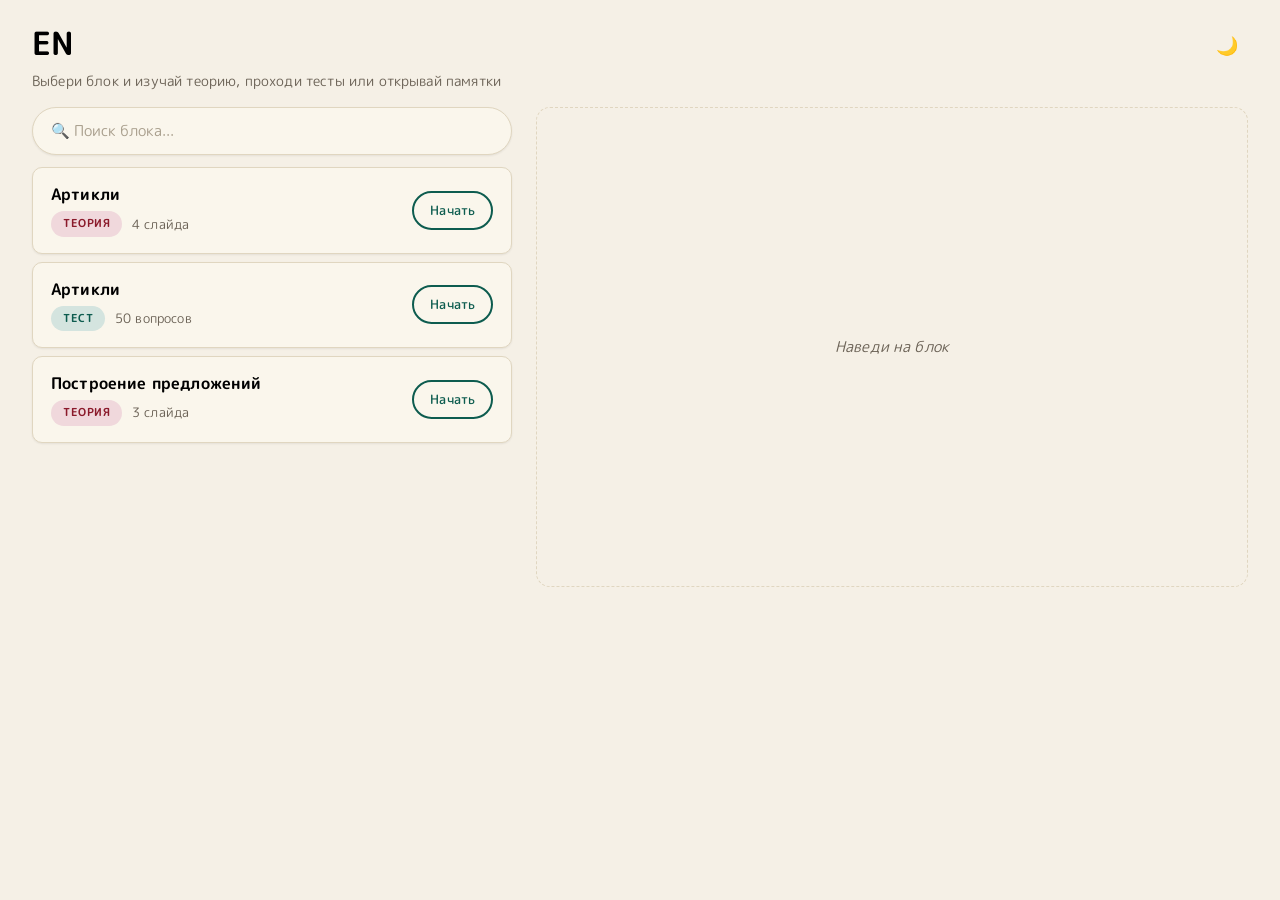
<file: EN/index.html>
<!DOCTYPE html>
<html lang="ru">
<head>
    <meta charset="UTF-8">
    <meta name="viewport" content="width=device-width, initial-scale=1.0">
    <meta name="description" content="Учебный курс — теория, тесты, памятки и глоссарий">
    <meta name="color-scheme" content="light dark">
    <title id="page-title">Курс</title>

    <!-- Anti-FOUC: применяем тему ДО первой отрисовки -->
    <script>
        (function() {
            try {
                var t = localStorage.getItem("kp_course_theme");
                if (t === "dark" || t === "light") {
                    document.documentElement.setAttribute("data-theme", t);
                } else if (window.matchMedia && window.matchMedia("(prefers-color-scheme: dark)").matches) {
                    document.documentElement.setAttribute("data-theme", "dark");
                }
            } catch (e) {}
        })();
    </script>

    <link rel="stylesheet" href="index.css">
</head>
<body>

<noscript>
    <div style="max-width: 640px; margin: 80px auto; padding: 32px 24px; font-family: sans-serif; line-height: 1.6;">
        <h1 style="margin: 0 0 12px; font-size: 22px;">⚠ JavaScript отключён</h1>
        <p style="margin: 0 0 12px;">Курс не может отобразиться без JavaScript. Включи его в настройках браузера и обнови страницу.</p>
    </div>
</noscript>

<div class="app-container" id="app-container">

<div class="screen active" id="screen-menu">
    <div class="screen-header">
        <div>
            <h1 class="screen-title" id="course-title" ondblclick="openAdmin()">Курс</h1>
            <p class="screen-subtitle">Выбери блок и изучай теорию, проходи тесты или открывай памятки</p>
        </div>
        <button class="btn-icon" onclick="toggleTheme()" title="Сменить тему">🌙</button>
    </div>
    <div class="menu-split" id="menu-split">
        <div class="menu-list-col">
            <div class="menu-search-wrap">
                <input type="text" class="menu-search" id="menu-search" placeholder="🔍 Поиск блока..." oninput="onMenuSearch()">
            </div>
            <div class="menu-list" id="menu-list"></div>
        </div>
        <div class="menu-preview-col">
            <div class="menu-preview" id="menu-preview"></div>
        </div>
    </div>
</div>

    <div class="screen" id="screen-lesson">
        <div class="card">
            <div class="card-body">
                <div class="lesson-header">
                    <div class="lesson-title" id="lesson-title"></div>
                    <div class="header-right">
                        <button class="btn btn-text print-hide" id="back-btn-lesson" onclick="goBack()" style="display:none;">← Назад</button>
                        <button class="btn-icon print-hide" onclick="printCurrent()" title="Сохранить в PDF">📄</button>
                        <button class="btn-icon print-hide" onclick="toggleTheme()" title="Сменить тему">🌙</button>
                        <button class="btn btn-text print-hide" onclick="exitToMenu()">← В меню</button>
                    </div>
                </div>
                <div class="progress-bar" style="margin-top:20px;"><div class="progress-fill" id="progress-fill"></div></div>
            </div>
        </div>

        <div class="lesson-layout">
            <div class="lesson-main">
                <div class="card">
                    <div class="card-body" id="slide-content"></div>
                </div>
            </div>
            <aside class="lesson-sidebar">
                <button class="help-btn" onclick="openHelp()">Справка</button>
                <h3>Содержание</h3>
                <nav class="topic-list" id="topic-list"></nav>
            </aside>
        </div>
    </div>

    <div class="screen" id="screen-quiz">
        <div class="card">
            <div class="card-body">
                <div class="lesson-header">
                    <div class="lesson-title" id="quiz-title"></div>
                    <div class="header-right">
                        <span class="timer print-hide" id="quiz-timer">00:00</span>
                        <button class="btn btn-text print-hide" id="back-btn-quiz" onclick="goBack()" style="display:none;">← Назад</button>
                        <button class="btn-icon print-hide" onclick="printCurrent()" title="Сохранить в PDF">📄</button>
                        <button class="btn-icon print-hide" onclick="toggleTheme()" title="Сменить тему">🌙</button>
                        <button class="btn btn-text print-hide" onclick="exitToMenu()">← В меню</button>
                    </div>
                </div>
                <div class="progress-bar" style="margin-top:20px;"><div class="progress-fill" id="quiz-progress-fill"></div></div>
            </div>
        </div>

        <div class="quiz-layout">
            <div class="quiz-main">
                <div class="card">
                    <div class="card-body" id="quiz-content"></div>
                </div>
            </div>
            <aside class="quiz-sidebar">
                <button class="help-btn" onclick="openHelp()">Справка</button>
                <h3>Навигация</h3>
                <div class="quiz-nav-grid" id="quiz-nav-grid"></div>
            </aside>
        </div>
    </div>

    <div class="screen" id="screen-memo">
        <div class="memo-screen-header">
            <h1 class="memo-screen-title" id="memo-title"></h1>
            <div class="header-right">
                <button class="btn btn-text print-hide" id="back-btn-memo" onclick="goBack()" style="display:none;">← Назад</button>
                <button class="btn-icon print-hide" onclick="openHelp()" title="Справка">📖</button>
                <button class="btn-icon print-hide" onclick="printCurrent()" title="Сохранить в PDF">📄</button>
                <button class="btn-icon print-hide" onclick="toggleTheme()" title="Сменить тему">🌙</button>
                <button class="btn btn-text print-hide" onclick="exitToMenu()">← В меню</button>
            </div>
        </div>
        <div class="memo-grid" id="memo-grid"></div>
    </div>

    <div class="screen" id="screen-glossary">
        <div class="card">
            <div class="card-body">
                <div class="lesson-header">
                    <div class="lesson-title" id="glossary-title"></div>
                    <div class="header-right">
                        <button class="btn btn-text print-hide" id="back-btn-glossary" onclick="goBack()" style="display:none;">← Назад</button>
                        <button class="btn-icon print-hide" onclick="openHelp()" title="Справка">📖</button>
                        <button class="btn-icon print-hide" onclick="printCurrent()" title="Сохранить в PDF">📄</button>
                        <button class="btn-icon print-hide" onclick="exportGlossaryCsv()" title="Экспорт глоссария в CSV">📊</button>
                        <button class="btn-icon print-hide" onclick="toggleTheme()" title="Сменить тему">🌙</button>
                        <button class="btn btn-text print-hide" onclick="exitToMenu()">← В меню</button>
                    </div>
                </div>
            </div>
        </div>

        <div class="glossary-layout">
            <aside class="glossary-sidebar">
                <div class="glossary-search-wrap">
                    <input type="text" class="glossary-search" id="glossary-search" placeholder="🔍 Поиск..." oninput="onGlossarySearch()">
                </div>
                <nav class="glossary-list" id="glossary-list"></nav>
            </aside>
            <div class="glossary-main">
                <div class="card">
                    <div class="card-body" id="glossary-content"></div>
                </div>
            </div>
        </div>
    </div>

</div>

<!-- ============================================================
     МОДАЛКА СПРАВКИ
     ============================================================ -->
<div class="help-overlay" id="help-overlay" onclick="closeHelpIfOutside(event)">
    <div class="help-modal" id="help-modal">
        <button class="help-close" onclick="closeHelp()" title="Закрыть (Esc)">✕</button>
        <div id="help-body"></div>
    </div>
</div>

<script src="data.js"></script>
<script src="index.js"></script>
</body>
</html>
</file>
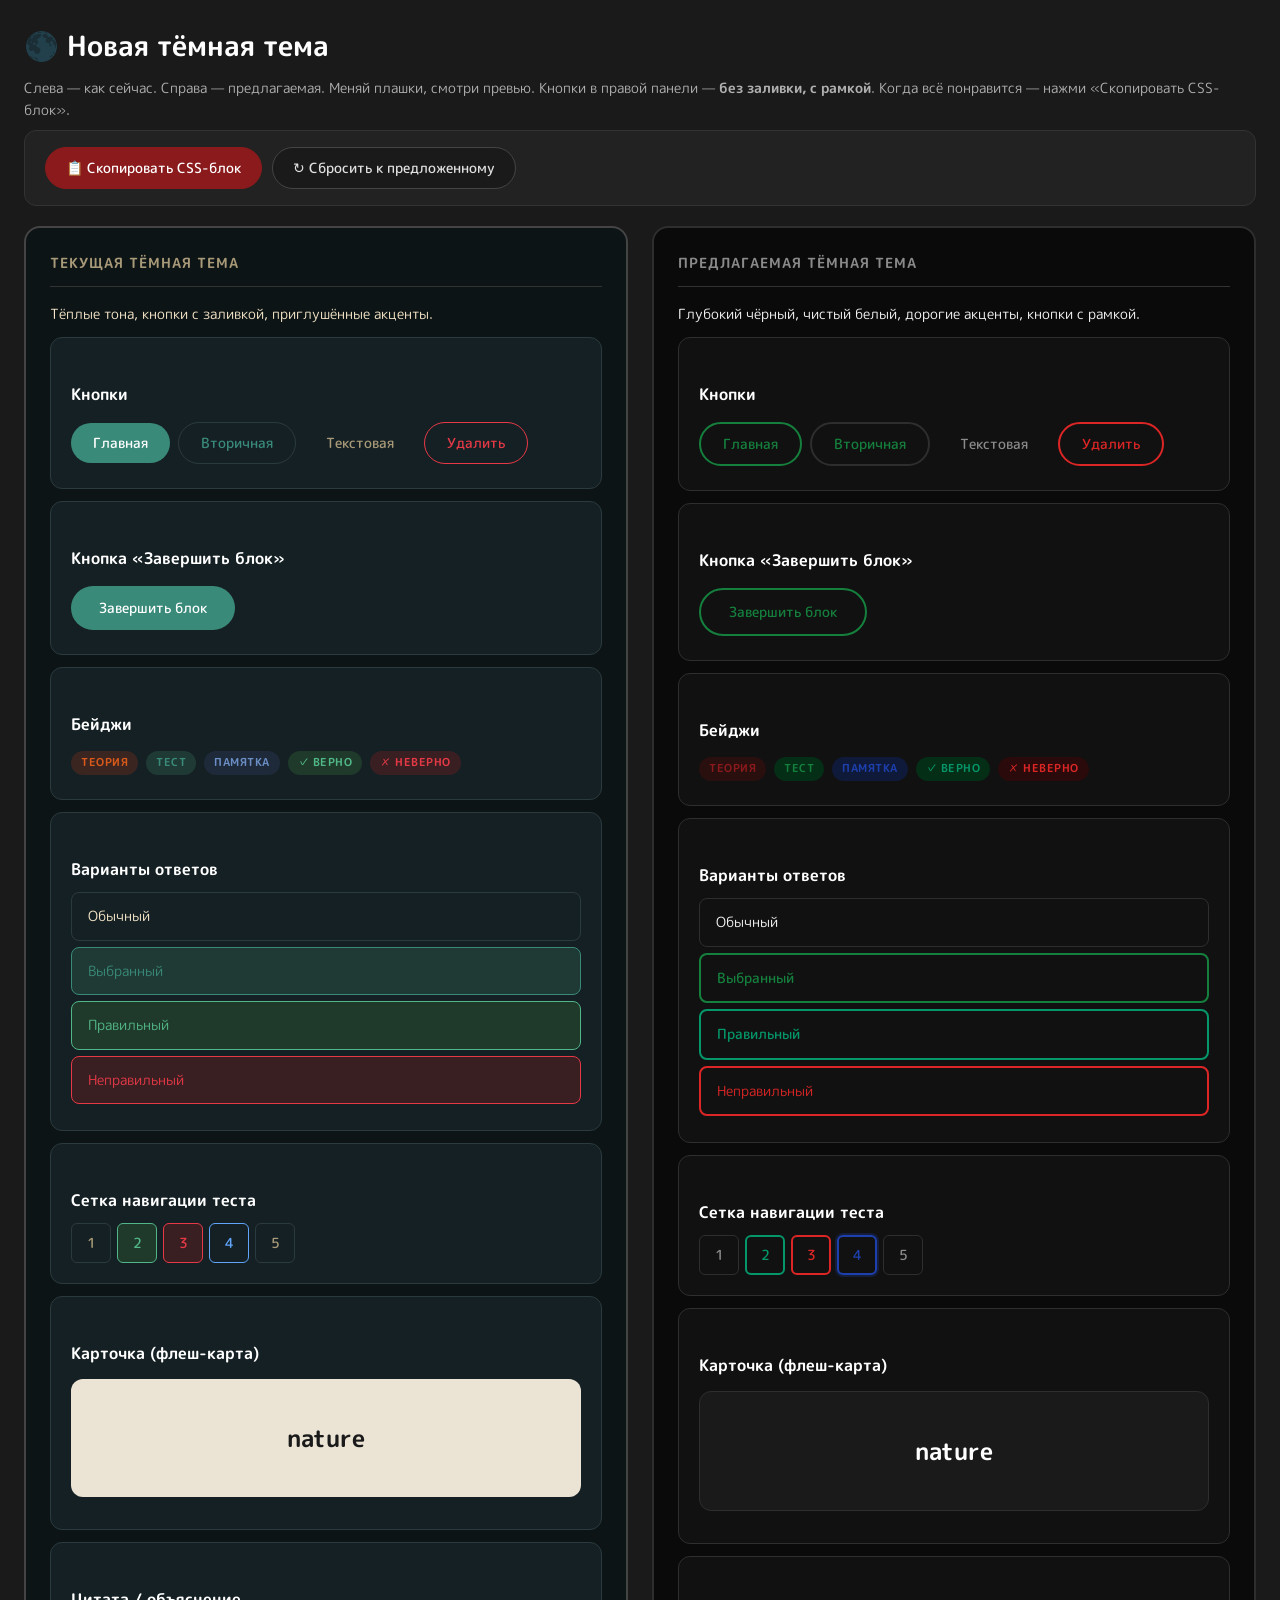
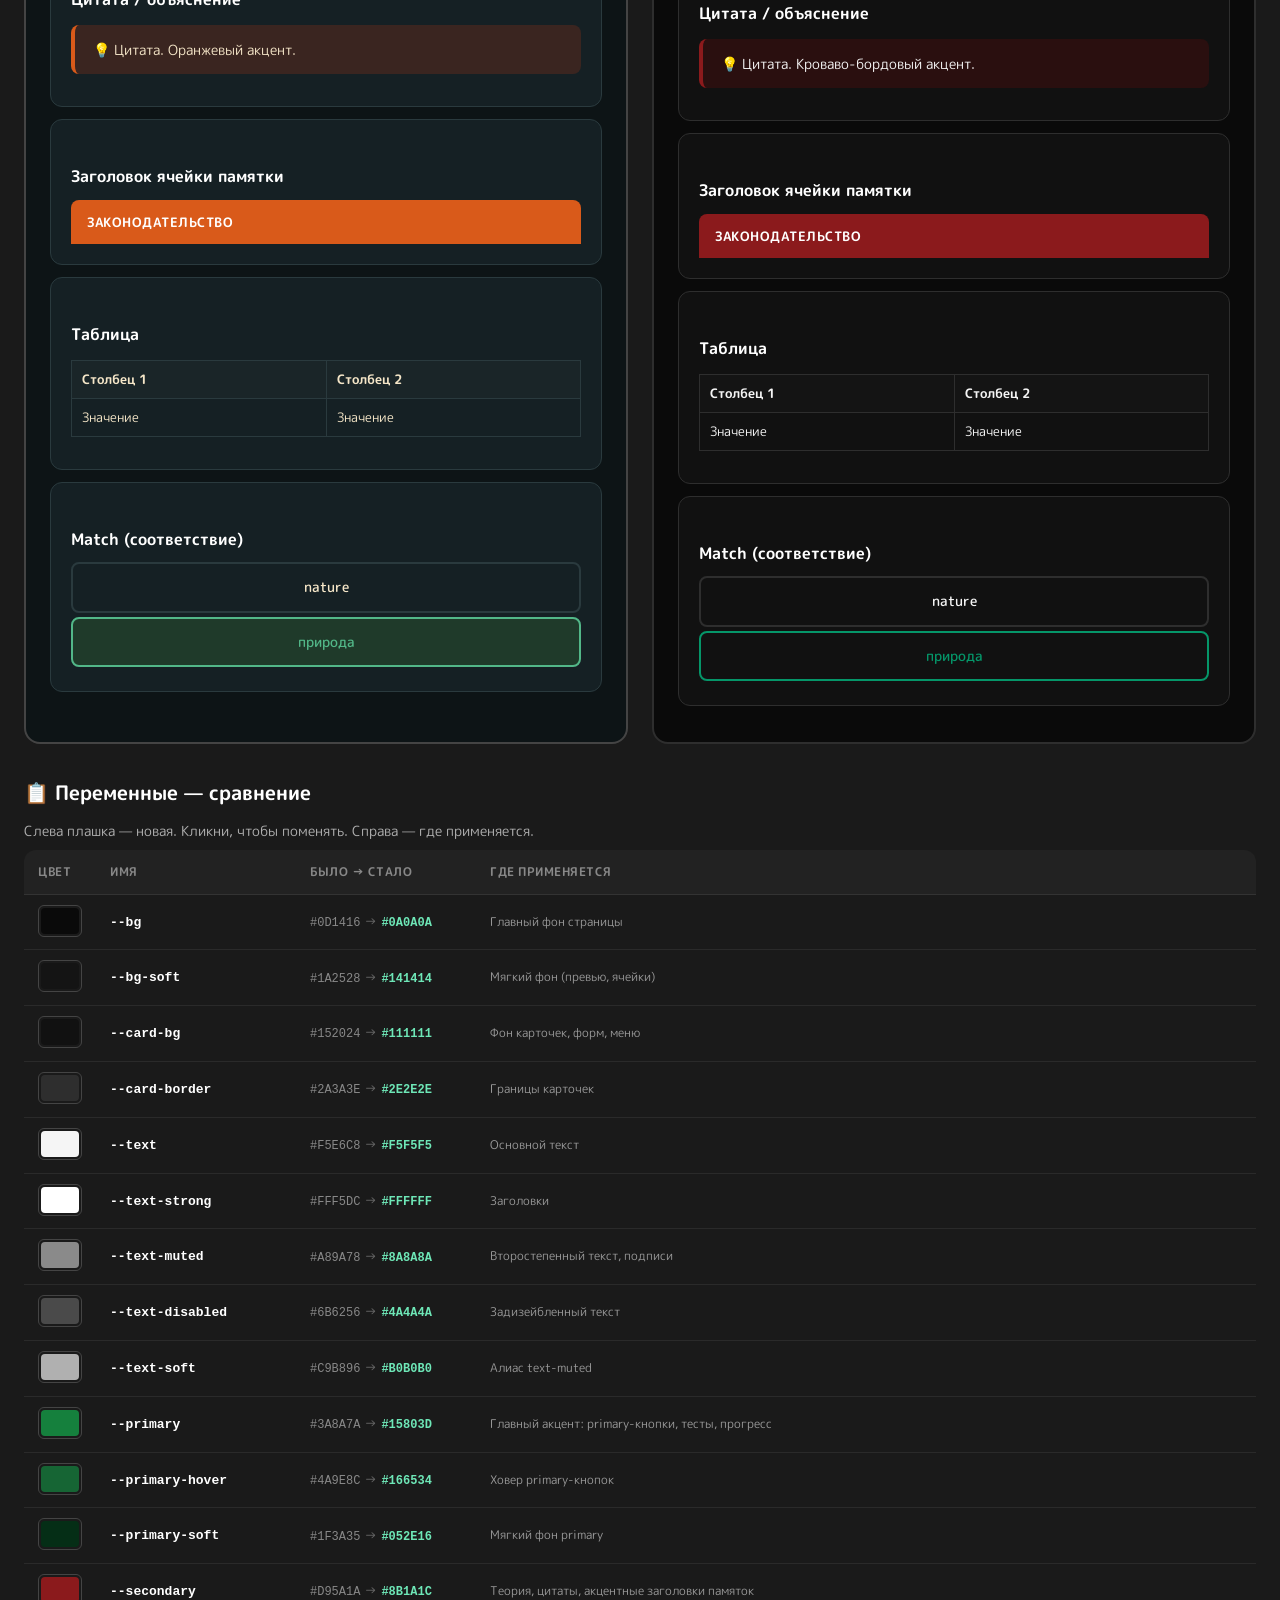
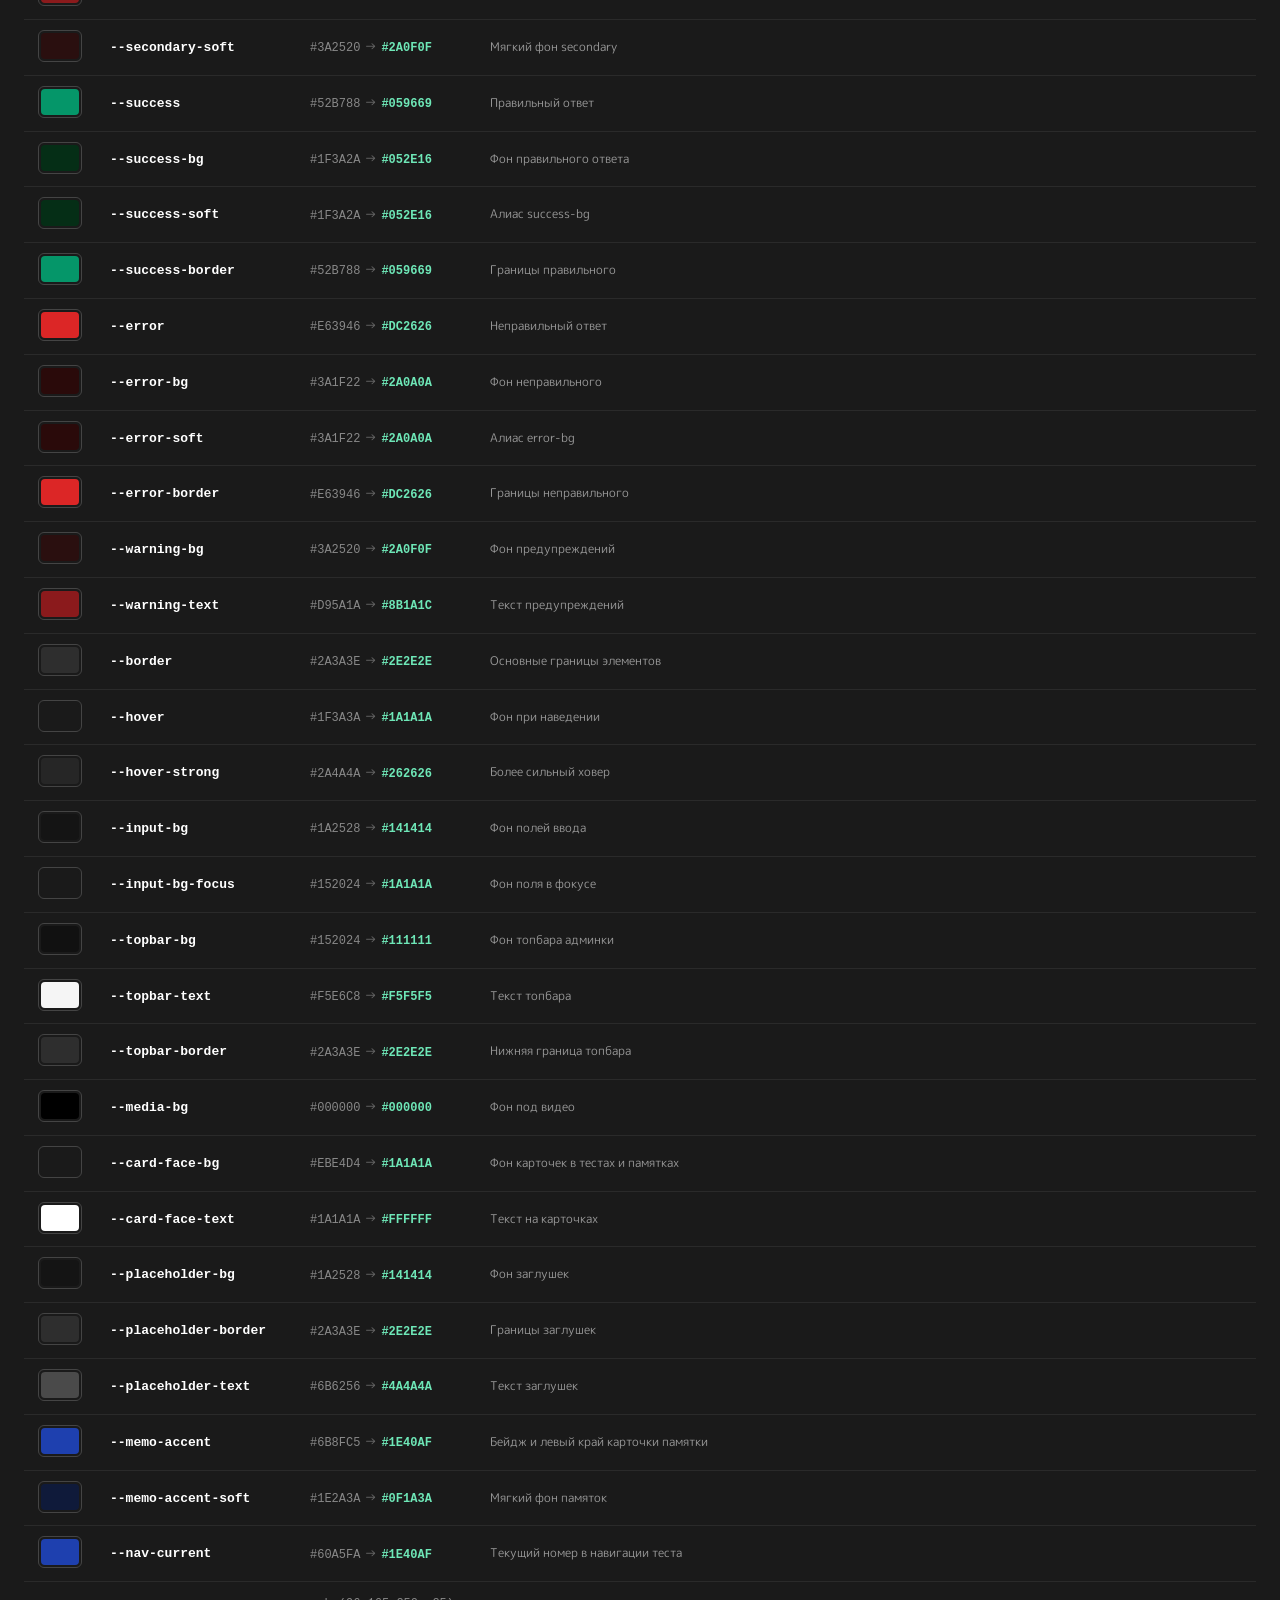
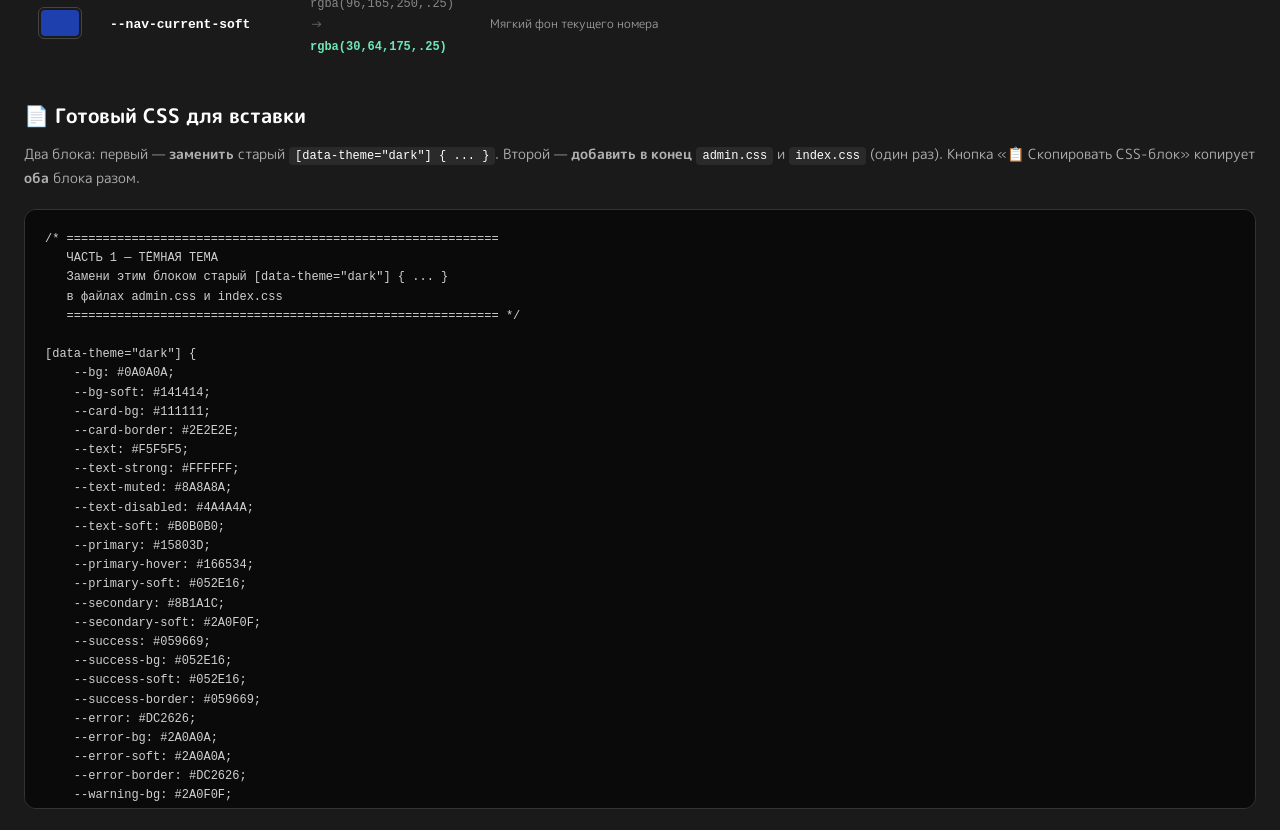
<file: colorsD.html>
<!DOCTYPE html>
<html lang="ru">
<head>
<meta charset="UTF-8">
<meta name="viewport" content="width=device-width, initial-scale=1.0">
<title>Новая тёмная тема — подбор</title>

<style>
/* ===== Локальный шрифт ===== */
@font-face {
    font-family: 'M PLUS Rounded 1c';
    font-style: normal;
    font-weight: 400;
    font-display: swap;
    src: url('fonts/MPLUSRounded1c-Regular.ttf') format('truetype');
}
@font-face {
    font-family: 'M PLUS Rounded 1c';
    font-style: normal;
    font-weight: 500;
    font-display: swap;
    src: url('fonts/MPLUSRounded1c-Medium.ttf') format('truetype');
}
@font-face {
    font-family: 'M PLUS Rounded 1c';
    font-style: normal;
    font-weight: 700;
    font-display: swap;
    src: url('fonts/MPLUSRounded1c-Bold.ttf') format('truetype');
}
@font-face {
    font-family: 'M PLUS Rounded 1c';
    font-style: normal;
    font-weight: 800;
    font-display: swap;
    src: url('fonts/MPLUSRounded1c-ExtraBold.ttf') format('truetype');
}

* { box-sizing: border-box; }

body {
    font-family: 'M PLUS Rounded 1c', -apple-system, BlinkMacSystemFont, 'Segoe UI', Roboto, Arial, sans-serif;
    background: #1a1a1a;
    color: #e0e0e0;
    margin: 0;
    padding: 24px;
    line-height: 1.6;
}

h1 { margin: 0 0 8px; font-size: 28px; color: #fff; font-weight: 700; }
h2 { margin: 32px 0 12px; font-size: 20px; color: #fff; font-weight: 700; }
h3 { margin: 24px 0 10px; font-size: 16px; color: #fff; font-weight: 700; }
p { margin: 8px 0; font-size: 14px; color: #b0b0b0; }
code {
    font-family: ui-monospace, Menlo, Consolas, monospace;
    background: #2a2a2a;
    padding: 2px 6px;
    border-radius: 4px;
    font-size: 12px;
    color: #fff;
}

.wrap { max-width: 1400px; margin: 0 auto; }

.toolbar {
    display: flex; gap: 10px; flex-wrap: wrap;
    margin-bottom: 20px; padding: 16px 20px;
    background: #222; border-radius: 12px;
    border: 1px solid #333;
    position: sticky; top: 12px; z-index: 10;
}
.toolbar button {
    font-family: inherit;
    font-size: 14px;
    font-weight: 500;
    padding: 10px 20px;
    border-radius: 100px;
    cursor: pointer;
    border: 1px solid #444;
    background: #1a1a1a;
    color: #e0e0e0;
    transition: all .15s;
}
.toolbar button:hover { background: #333; border-color: #666; }
.toolbar button.primary {
    background: #8B1A1C; border-color: #8B1A1C; color: #fff;
}
.toolbar button.primary:hover { background: #6B0A0F; border-color: #6B0A0F; }

.themes-row {
    display: grid;
    grid-template-columns: 1fr 1fr;
    gap: 24px;
    margin-bottom: 32px;
}
@media (max-width: 900px) {
    .themes-row { grid-template-columns: 1fr; }
}

.theme-panel {
    border-radius: 16px;
    padding: 24px;
    border: 2px solid #333;
    transition: all .3s;
}
.theme-panel.current {
    background: #0D1416;
    border-color: #444;
}
.theme-panel.proposed {
    background: var(--proposed-bg, #0A0A0A);
    border-color: var(--proposed-card-border, #2E2E2E);
}
.theme-panel-title {
    font-size: 14px;
    font-weight: 700;
    text-transform: uppercase;
    letter-spacing: 1px;
    margin: 0 0 16px;
    padding-bottom: 12px;
    border-bottom: 1px solid #333;
}
.theme-panel.current .theme-panel-title { color: #A89A78; }
.theme-panel.proposed .theme-panel-title { color: #8A8A8A; }

.theme-panel p { color: inherit; }
.theme-panel.current { color: #F5E6C8; }
.theme-panel.proposed { color: var(--proposed-text, #F5F5F5); }

/* ============================================================
   ЖИВЫЕ ПРЕВЬЮ
   ============================================================ */

.demo-btn {
    display: inline-flex;
    align-items: center;
    justify-content: center;
    padding: 10px 22px;
    border-radius: 100px;
    font-size: 14px;
    font-weight: 500;
    font-family: inherit;
    cursor: pointer;
    margin: 4px 4px 4px 0;
    transition: all .15s;
}

/* --- ТЕКУЩАЯ ТЕМА (заливка) --- */
.theme-panel.current .demo-btn-primary { background: #3A8A7A; color: #fff; border: none; }
.theme-panel.current .demo-btn-outline {
    background: transparent; color: #3A8A7A; border: 1px solid #2A3A3E;
}
.theme-panel.current .demo-btn-text { background: transparent; color: #A89A78; border: none; }
.theme-panel.current .demo-btn-danger {
    background: transparent; color: #E63946; border: 1px solid #E63946;
}

/* --- ПРЕДЛАГАЕМАЯ ТЕМА (без заливки, только рамка) --- */
.theme-panel.proposed .demo-btn-primary {
    background: transparent;
    color: var(--proposed-primary, #15803D);
    border: 2px solid var(--proposed-primary, #15803D);
}
.theme-panel.proposed .demo-btn-outline {
    background: transparent;
    color: var(--proposed-primary, #15803D);
    border: 2px solid var(--proposed-border, #2E2E2E);
}
.theme-panel.proposed .demo-btn-text {
    background: transparent;
    color: var(--proposed-text-muted, #8A8A8A);
    border: none;
}
.theme-panel.proposed .demo-btn-danger {
    background: transparent;
    color: var(--proposed-error, #DC2626);
    border: 2px solid var(--proposed-error, #DC2626);
}

/* Кнопка "Завершить блок" / "Дальше" */
.demo-nav-primary {
    padding: 12px 28px;
    border-radius: 100px;
    font-size: 14px;
    font-weight: 500;
    font-family: inherit;
    cursor: pointer;
    margin: 4px 4px 4px 0;
}
.theme-panel.current .demo-nav-primary {
    background: #3A8A7A; color: #fff; border: none;
}
.theme-panel.proposed .demo-nav-primary {
    background: transparent;
    color: var(--proposed-primary, #15803D);
    border: 2px solid var(--proposed-primary, #15803D);
}

/* Сетка навигации теста */
.demo-navgrid {
    display: flex; gap: 6px; flex-wrap: wrap; margin-top: 8px;
}
.demo-navnum {
    width: 40px; height: 40px;
    border-radius: 6px;
    font-size: 14px;
    font-weight: 500;
    font-family: inherit;
    cursor: pointer;
    display: inline-flex;
    align-items: center;
    justify-content: center;
}
.theme-panel.current .demo-navnum {
    border: 1px solid #2A3A3E;
    background: transparent;
    color: #A89A78;
}
.theme-panel.current .demo-navnum.correct { background: #1F3A2A; border-color: #52B788; color: #52B788; }
.theme-panel.current .demo-navnum.wrong { background: #3A1F22; border-color: #E63946; color: #E63946; }
.theme-panel.current .demo-navnum.current { border-color: #60A5FA; color: #60A5FA; }

.theme-panel.proposed .demo-navnum {
    border: 1px solid var(--proposed-border, #2E2E2E);
    background: transparent;
    color: var(--proposed-text-muted, #8A8A8A);
}
.theme-panel.proposed .demo-navnum.correct {
    background: transparent;
    border: 2px solid var(--proposed-success, #059669);
    color: var(--proposed-success, #059669);
}
.theme-panel.proposed .demo-navnum.wrong {
    background: transparent;
    border: 2px solid var(--proposed-error, #DC2626);
    color: var(--proposed-error, #DC2626);
}
.theme-panel.proposed .demo-navnum.current {
    background: transparent;
    border: 2px solid var(--proposed-memo-accent, #1E40AF);
    color: var(--proposed-memo-accent, #1E40AF);
    box-shadow: 0 0 0 2px rgba(30,64,175,.25);
}

/* Карточки */
.demo-card {
    border-radius: 12px;
    padding: 20px;
    margin: 12px 0;
}
.theme-panel.current .demo-card {
    background: #152024;
    border: 1px solid #2A3A3E;
}
.theme-panel.proposed .demo-card {
    background: var(--proposed-card-bg, #111111);
    border: 1px solid var(--proposed-card-border, #2E2E2E);
}

/* Бейджи */
.demo-badge {
    display: inline-block;
    padding: 3px 10px;
    font-size: 11px;
    font-weight: 700;
    border-radius: 100px;
    text-transform: uppercase;
    letter-spacing: .5px;
    margin: 4px 4px 4px 0;
}
.theme-panel.current .demo-badge-theory { background: #3A2520; color: #D95A1A; }
.theme-panel.proposed .demo-badge-theory { background: var(--proposed-secondary-soft, #2A0F0F); color: var(--proposed-secondary, #8B1A1C); }

.theme-panel.current .demo-badge-quiz { background: #1F3A35; color: #3A8A7A; }
.theme-panel.proposed .demo-badge-quiz { background: var(--proposed-primary-soft, #052E16); color: var(--proposed-primary, #15803D); }

.theme-panel.current .demo-badge-memo { background: #1E2A3A; color: #6B8FC5; }
.theme-panel.proposed .demo-badge-memo { background: var(--proposed-memo-accent-soft, #0F1A3A); color: var(--proposed-memo-accent, #1E40AF); }

.theme-panel.current .demo-badge-success { background: #1F3A2A; color: #52B788; }
.theme-panel.proposed .demo-badge-success { background: var(--proposed-success-bg, #052E16); color: var(--proposed-success, #059669); }

.theme-panel.current .demo-badge-error { background: #3A1F22; color: #E63946; }
.theme-panel.proposed .demo-badge-error { background: var(--proposed-error-bg, #2A0A0A); color: var(--proposed-error, #DC2626); }

/* Варианты ответов — без заливки у предлагаемой */
.demo-opt {
    display: block;
    width: 100%;
    text-align: left;
    padding: 12px 16px;
    border-radius: 8px;
    font-size: 14px;
    font-family: inherit;
    cursor: pointer;
    margin-bottom: 6px;
    transition: all .15s;
}
.theme-panel.current .demo-opt {
    background: transparent;
    border: 1px solid #2A3A3E;
    color: #F5E6C8;
}
.theme-panel.current .demo-opt.selected { background: #1F3A35; border-color: #3A8A7A; color: #3A8A7A; }
.theme-panel.current .demo-opt.correct { background: #1F3A2A; border-color: #52B788; color: #52B788; }
.theme-panel.current .demo-opt.wrong { background: #3A1F22; border-color: #E63946; color: #E63946; }

.theme-panel.proposed .demo-opt {
    background: transparent;
    border: 1px solid var(--proposed-border, #2E2E2E);
    color: var(--proposed-text, #F5F5F5);
}
.theme-panel.proposed .demo-opt.selected {
    background: transparent;
    border: 2px solid var(--proposed-primary, #15803D);
    color: var(--proposed-primary, #15803D);
    font-weight: 500;
}
.theme-panel.proposed .demo-opt.correct {
    background: transparent;
    border: 2px solid var(--proposed-success, #059669);
    color: var(--proposed-success, #059669);
    font-weight: 500;
}
.theme-panel.proposed .demo-opt.wrong {
    background: transparent;
    border: 2px solid var(--proposed-error, #DC2626);
    color: var(--proposed-error, #DC2626);
}

/* Карточка (flashcard) */
.demo-card-face {
    border-radius: 12px;
    padding: 40px 20px;
    text-align: center;
    margin: 12px 0;
    font-size: 24px;
    font-weight: 700;
}
.theme-panel.current .demo-card-face {
    background: #EBE4D4;
    color: #1A1A1A;
}
.theme-panel.proposed .demo-card-face {
    background: var(--proposed-card-face-bg, #1A1A1A);
    color: var(--proposed-card-face-text, #FFFFFF);
    border: 1px solid var(--proposed-card-face-border, #2E2E2E);
}

/* Цитата */
.demo-quote {
    padding: 14px 18px;
    border-radius: 8px;
    font-size: 14px;
    line-height: 1.5;
    margin: 12px 0;
}
.theme-panel.current .demo-quote {
    background: #3A2520;
    border-left: 4px solid #D95A1A;
    color: #F5E6C8;
}
.theme-panel.proposed .demo-quote {
    background: var(--proposed-secondary-soft, #2A0F0F);
    border-left: 4px solid var(--proposed-secondary, #8B1A1C);
    color: var(--proposed-text, #F5F5F5);
}

/* Таблица */
.demo-table {
    width: 100%;
    border-collapse: collapse;
    margin: 12px 0;
    font-size: 13px;
}
.theme-panel.current .demo-table td,
.theme-panel.current .demo-table th {
    padding: 8px 10px;
    border: 1px solid #2A3A3E;
    text-align: left;
    color: #F5E6C8;
}
.theme-panel.current .demo-table th { background: #1A2528; font-weight: 700; }
.theme-panel.proposed .demo-table td,
.theme-panel.proposed .demo-table th {
    padding: 8px 10px;
    border: 1px solid var(--proposed-border, #2E2E2E);
    text-align: left;
    color: var(--proposed-text, #F5F5F5);
}
.theme-panel.proposed .demo-table th { background: var(--proposed-bg-soft, #141414); font-weight: 700; }

/* Match */
.demo-match-item {
    padding: 12px 16px;
    border-radius: 8px;
    font-size: 14px;
    font-weight: 500;
    text-align: center;
    margin: 4px 0;
}
.theme-panel.current .demo-match-item {
    border: 2px solid #2A3A3E;
    background: #152024;
    color: #F5E6C8;
}
.theme-panel.current .demo-match-item.matched {
    border-color: #52B788;
    background: #1F3A2A;
    color: #52B788;
}
.theme-panel.proposed .demo-match-item {
    border: 2px solid var(--proposed-border, #2E2E2E);
    background: var(--proposed-card-bg, #111111);
    color: var(--proposed-text, #F5F5F5);
}
.theme-panel.proposed .demo-match-item.matched {
    border-color: var(--proposed-success, #059669);
    background: transparent;
    color: var(--proposed-success, #059669);
}

/* Заголовок ячейки памятки */
.demo-memo-header {
    padding: 12px 16px;
    border-radius: 8px 8px 0 0;
    font-size: 13px;
    font-weight: 700;
    text-transform: uppercase;
    letter-spacing: .5px;
    color: #fff;
}
.theme-panel.current .demo-memo-header { background: #D95A1A; }
.theme-panel.proposed .demo-memo-header { background: var(--proposed-secondary, #8B1A1C); }

/* ============================================================
   ТАБЛИЦА ПЕРЕМЕННЫХ
   ============================================================ */

.var-table {
    width: 100%;
    border-collapse: collapse;
    background: #1a1a1a;
    border-radius: 12px;
    overflow: hidden;
    margin-bottom: 32px;
}
.var-table th {
    text-align: left;
    padding: 12px 14px;
    font-size: 12px;
    text-transform: uppercase;
    letter-spacing: .5px;
    color: #888;
    background: #222;
    border-bottom: 1px solid #333;
    font-weight: 700;
}
.var-table td {
    padding: 10px 14px;
    border-bottom: 1px solid #2a2a2a;
    vertical-align: middle;
    font-size: 13px;
    color: #d0d0d0;
}
.var-table tr:last-child td { border-bottom: none; }
.var-table code { font-size: 12px; }

.var-table .color-input {
    width: 44px; height: 32px;
    border: 1px solid #444;
    border-radius: 6px;
    cursor: pointer;
    background: transparent;
    padding: 0;
}
.var-table .color-input::-webkit-color-swatch-wrapper { padding: 2px; }
.var-table .color-input::-webkit-color-swatch { border: none; border-radius: 4px; }

.var-table .var-name { font-family: ui-monospace, Menlo, Consolas, monospace; color: #fff; font-weight: 600; }
.var-table .var-old { color: #888; font-family: ui-monospace, Menlo, Consolas, monospace; font-size: 12px; }
.var-table .var-new { color: #6EE7B7; font-family: ui-monospace, Menlo, Consolas, monospace; font-size: 12px; font-weight: 600; }
.var-table .var-where { color: #999; font-size: 12px; line-height: 1.4; }

/* CSS-вывод */
.css-output {
    background: #0a0a0a;
    border: 1px solid #333;
    border-radius: 12px;
    padding: 20px;
    margin-top: 20px;
    font-family: ui-monospace, Menlo, Consolas, monospace;
    font-size: 12px;
    line-height: 1.6;
    color: #d0d0d0;
    white-space: pre;
    overflow-x: auto;
    max-height: 600px;
    overflow-y: auto;
}
</style>
</head>
<body>

<div class="wrap">

<h1>🌑 Новая тёмная тема</h1>
<p>Слева — как сейчас. Справа — предлагаемая. Меняй плашки, смотри превью. Кнопки в правой панели — <strong>без заливки, с рамкой</strong>. Когда всё понравится — нажми «Скопировать CSS-блок».</p>

<div class="toolbar">
    <button class="primary" onclick="copyCss()">📋 Скопировать CSS-блок</button>
    <button onclick="resetAll()">↻ Сбросить к предложенному</button>
    <span id="status" style="align-self:center; color:#6EE7B7; font-size:13px; margin-left:auto;"></span>
</div>

<div class="themes-row">

    <div class="theme-panel current">
        <div class="theme-panel-title">Текущая тёмная тема</div>
        <p>Тёплые тона, кнопки с заливкой, приглушённые акценты.</p>

        <div class="demo-card">
            <h3>Кнопки</h3>
            <button class="demo-btn demo-btn-primary">Главная</button>
            <button class="demo-btn demo-btn-outline">Вторичная</button>
            <button class="demo-btn demo-btn-text">Текстовая</button>
            <button class="demo-btn demo-btn-danger">Удалить</button>
        </div>

        <div class="demo-card">
            <h3>Кнопка «Завершить блок»</h3>
            <button class="demo-nav-primary">Завершить блок</button>
        </div>

        <div class="demo-card">
            <h3>Бейджи</h3>
            <span class="demo-badge demo-badge-theory">Теория</span>
            <span class="demo-badge demo-badge-quiz">Тест</span>
            <span class="demo-badge demo-badge-memo">Памятка</span>
            <span class="demo-badge demo-badge-success">✓ Верно</span>
            <span class="demo-badge demo-badge-error">✗ Неверно</span>
        </div>

        <div class="demo-card">
            <h3>Варианты ответов</h3>
            <div class="demo-opt">Обычный</div>
            <div class="demo-opt selected">Выбранный</div>
            <div class="demo-opt correct">Правильный</div>
            <div class="demo-opt wrong">Неправильный</div>
        </div>

        <div class="demo-card">
            <h3>Сетка навигации теста</h3>
            <div class="demo-navgrid">
                <div class="demo-navnum">1</div>
                <div class="demo-navnum correct">2</div>
                <div class="demo-navnum wrong">3</div>
                <div class="demo-navnum current">4</div>
                <div class="demo-navnum">5</div>
            </div>
        </div>

        <div class="demo-card">
            <h3>Карточка (флеш-карта)</h3>
            <div class="demo-card-face">nature</div>
        </div>

        <div class="demo-card">
            <h3>Цитата / объяснение</h3>
            <div class="demo-quote">💡 Цитата. Оранжевый акцент.</div>
        </div>

        <div class="demo-card">
            <h3>Заголовок ячейки памятки</h3>
            <div class="demo-memo-header">ЗАКОНОДАТЕЛЬСТВО</div>
        </div>

        <div class="demo-card">
            <h3>Таблица</h3>
            <table class="demo-table">
                <tr><th>Столбец 1</th><th>Столбец 2</th></tr>
                <tr><td>Значение</td><td>Значение</td></tr>
            </table>
        </div>

        <div class="demo-card">
            <h3>Match (соответствие)</h3>
            <div class="demo-match-item">nature</div>
            <div class="demo-match-item matched">природа</div>
        </div>
    </div>

    <div class="theme-panel proposed" id="proposedPanel">
        <div class="theme-panel-title">Предлагаемая тёмная тема</div>
        <p>Глубокий чёрный, чистый белый, дорогие акценты, кнопки с рамкой.</p>

        <div class="demo-card">
            <h3>Кнопки</h3>
            <button class="demo-btn demo-btn-primary">Главная</button>
            <button class="demo-btn demo-btn-outline">Вторичная</button>
            <button class="demo-btn demo-btn-text">Текстовая</button>
            <button class="demo-btn demo-btn-danger">Удалить</button>
        </div>

        <div class="demo-card">
            <h3>Кнопка «Завершить блок»</h3>
            <button class="demo-nav-primary">Завершить блок</button>
        </div>

        <div class="demo-card">
            <h3>Бейджи</h3>
            <span class="demo-badge demo-badge-theory">Теория</span>
            <span class="demo-badge demo-badge-quiz">Тест</span>
            <span class="demo-badge demo-badge-memo">Памятка</span>
            <span class="demo-badge demo-badge-success">✓ Верно</span>
            <span class="demo-badge demo-badge-error">✗ Неверно</span>
        </div>

        <div class="demo-card">
            <h3>Варианты ответов</h3>
            <div class="demo-opt">Обычный</div>
            <div class="demo-opt selected">Выбранный</div>
            <div class="demo-opt correct">Правильный</div>
            <div class="demo-opt wrong">Неправильный</div>
        </div>

        <div class="demo-card">
            <h3>Сетка навигации теста</h3>
            <div class="demo-navgrid">
                <div class="demo-navnum">1</div>
                <div class="demo-navnum correct">2</div>
                <div class="demo-navnum wrong">3</div>
                <div class="demo-navnum current">4</div>
                <div class="demo-navnum">5</div>
            </div>
        </div>

        <div class="demo-card">
            <h3>Карточка (флеш-карта)</h3>
            <div class="demo-card-face">nature</div>
        </div>

        <div class="demo-card">
            <h3>Цитата / объяснение</h3>
            <div class="demo-quote">💡 Цитата. Кроваво-бордовый акцент.</div>
        </div>

        <div class="demo-card">
            <h3>Заголовок ячейки памятки</h3>
            <div class="demo-memo-header">ЗАКОНОДАТЕЛЬСТВО</div>
        </div>

        <div class="demo-card">
            <h3>Таблица</h3>
            <table class="demo-table">
                <tr><th>Столбец 1</th><th>Столбец 2</th></tr>
                <tr><td>Значение</td><td>Значение</td></tr>
            </table>
        </div>

        <div class="demo-card">
            <h3>Match (соответствие)</h3>
            <div class="demo-match-item">nature</div>
            <div class="demo-match-item matched">природа</div>
        </div>
    </div>

</div>

<h2>📋 Переменные — сравнение</h2>
<p>Слева плашка — новая. Кликни, чтобы поменять. Справа — где применяется.</p>

<table class="var-table">
    <thead>
        <tr>
            <th style="width:60px;">Цвет</th>
            <th style="width:200px;">Имя</th>
            <th style="width:180px;">Было → Стало</th>
            <th>Где применяется</th>
        </tr>
    </thead>
    <tbody id="varTbody"></tbody>
</table>

<h2>📄 Готовый CSS для вставки</h2>
<p>Два блока: первый — <strong>заменить</strong> старый <code>[data-theme="dark"] { ... }</code>. Второй — <strong>добавить в конец</strong> <code>admin.css</code> и <code>index.css</code> (один раз). Кнопка «📋 Скопировать CSS-блок» копирует <strong>оба</strong> блока разом.</p>

<div class="css-output" id="cssOutput"></div>

</div>

<script>
// ============================================================
// Переменные: [имя, значение ТЕКУЩЕЕ, значение НОВОЕ, где применяется]
// ============================================================
const VARS = [
    // Фоны
    ["--bg",                    "#0D1416", "#0A0A0A", "Главный фон страницы"],
    ["--bg-soft",               "#1A2528", "#141414", "Мягкий фон (превью, ячейки)"],
    ["--card-bg",               "#152024", "#111111", "Фон карточек, форм, меню"],
    ["--card-border",           "#2A3A3E", "#2E2E2E", "Границы карточек"],
    // Текст
    ["--text",                  "#F5E6C8", "#F5F5F5", "Основной текст"],
    ["--text-strong",           "#FFF5DC", "#FFFFFF", "Заголовки"],
    ["--text-muted",            "#A89A78", "#8A8A8A", "Второстепенный текст, подписи"],
    ["--text-disabled",         "#6B6256", "#4A4A4A", "Задизейбленный текст"],
    ["--text-soft",             "#C9B896", "#B0B0B0", "Алиас text-muted"],
    // Зелёный (primary)
    ["--primary",               "#3A8A7A", "#15803D", "Главный акцент: primary-кнопки, тесты, прогресс"],
    ["--primary-hover",         "#4A9E8C", "#166534", "Ховер primary-кнопок"],
    ["--primary-soft",          "#1F3A35", "#052E16", "Мягкий фон primary"],
    // КРАСНЫЙ (secondary) — теперь кроваво-бордовый
    ["--secondary",             "#D95A1A", "#8B1A1C", "Теория, цитаты, акцентные заголовки памяток"],
    ["--secondary-soft",        "#3A2520", "#2A0F0F", "Мягкий фон secondary"],
    // Success
    ["--success",               "#52B788", "#059669", "Правильный ответ"],
    ["--success-bg",            "#1F3A2A", "#052E16", "Фон правильного ответа"],
    ["--success-soft",          "#1F3A2A", "#052E16", "Алиас success-bg"],
    ["--success-border",        "#52B788", "#059669", "Границы правильного"],
    // Error
    ["--error",                 "#E63946", "#DC2626", "Неправильный ответ"],
    ["--error-bg",              "#3A1F22", "#2A0A0A", "Фон неправильного"],
    ["--error-soft",            "#3A1F22", "#2A0A0A", "Алиас error-bg"],
    ["--error-border",          "#E63946", "#DC2626", "Границы неправильного"],
    // Warning — тоже кроваво-бордовый
    ["--warning-bg",            "#3A2520", "#2A0F0F", "Фон предупреждений"],
    ["--warning-text",          "#D95A1A", "#8B1A1C", "Текст предупреждений"],
    // Границы и ховеры
    ["--border",                "#2A3A3E", "#2E2E2E", "Основные границы элементов"],
    ["--hover",                 "#1F3A3A", "#1A1A1A", "Фон при наведении"],
    ["--hover-strong",          "#2A4A4A", "#262626", "Более сильный ховер"],
    // Инпуты
    ["--input-bg",              "#1A2528", "#141414", "Фон полей ввода"],
    ["--input-bg-focus",        "#152024", "#1A1A1A", "Фон поля в фокусе"],
    // Топбар
    ["--topbar-bg",             "#152024", "#111111", "Фон топбара админки"],
    ["--topbar-text",           "#F5E6C8", "#F5F5F5", "Текст топбара"],
    ["--topbar-border",         "#2A3A3E", "#2E2E2E", "Нижняя граница топбара"],
    // Медиа и карточки
    ["--media-bg",              "#000000", "#000000", "Фон под видео"],
    ["--card-face-bg",          "#EBE4D4", "#1A1A1A", "Фон карточек в тестах и памятках"],
    ["--card-face-text",        "#1A1A1A", "#FFFFFF", "Текст на карточках"],
    ["--placeholder-bg",        "#1A2528", "#141414", "Фон заглушек"],
    ["--placeholder-border",    "#2A3A3E", "#2E2E2E", "Границы заглушек"],
    ["--placeholder-text",      "#6B6256", "#4A4A4A", "Текст заглушек"],
    // Синий — памятки и навигация
    ["--memo-accent",           "#6B8FC5", "#1E40AF", "Бейдж и левый край карточки памятки"],
    ["--memo-accent-soft",      "#1E2A3A", "#0F1A3A", "Мягкий фон памяток"],
    ["--nav-current",           "#60A5FA", "#1E40AF", "Текущий номер в навигации теста"],
    ["--nav-current-soft",      "rgba(96,165,250,.25)", "rgba(30,64,175,.25)", "Мягкий фон текущего номера"]
];

const DEFAULT_VALUES = {};
VARS.forEach(v => { DEFAULT_VALUES[v[0]] = v[2]; });

let currentValues = {};
(function loadState() {
    try {
        const saved = localStorage.getItem("kp_colors_draft_v2");
        if (saved) {
            const parsed = JSON.parse(saved);
            VARS.forEach(v => {
                currentValues[v[0]] = parsed[v[0]] || v[2];
            });
            return;
        }
    } catch (e) {}
    VARS.forEach(v => { currentValues[v[0]] = v[2]; });
})();

function saveState() {
    try { localStorage.setItem("kp_colors_draft_v2", JSON.stringify(currentValues)); } catch(e){}
}

function toHex(color) {
    if (!color) return "#000000";
    color = String(color).trim();
    if (/^#[0-9a-fA-F]{6}$/.test(color)) return color.toLowerCase();
    if (/^#[0-9a-fA-F]{3}$/.test(color)) {
        return ("#" + color[1] + color[1] + color[2] + color[2] + color[3] + color[3]).toLowerCase();
    }
    const m = color.match(/rgba?\(\s*(\d+)\s*,\s*(\d+)\s*,\s*(\d+)/);
    if (m) {
        const r = parseInt(m[1], 10), g = parseInt(m[2], 10), b = parseInt(m[3], 10);
        return "#" + [r, g, b].map(x => x.toString(16).padStart(2, "0")).join("");
    }
    return "#000000";
}

function applyAll() {
    const panel = document.getElementById("proposedPanel");
    if (!panel) return;
    const map = {
        "--proposed-bg": "--bg",
        "--proposed-bg-soft": "--bg-soft",
        "--proposed-card-bg": "--card-bg",
        "--proposed-card-border": "--card-border",
        "--proposed-text": "--text",
        "--proposed-text-strong": "--text-strong",
        "--proposed-text-muted": "--text-muted",
        "--proposed-border": "--border",
        "--proposed-primary": "--primary",
        "--proposed-primary-soft": "--primary-soft",
        "--proposed-secondary": "--secondary",
        "--proposed-secondary-soft": "--secondary-soft",
        "--proposed-success": "--success",
        "--proposed-success-bg": "--success-bg",
        "--proposed-error": "--error",
        "--proposed-error-bg": "--error-bg",
        "--proposed-memo-accent": "--memo-accent",
        "--proposed-memo-accent-soft": "--memo-accent-soft",
        "--proposed-card-face-bg": "--card-face-bg",
        "--proposed-card-face-text": "--card-face-text",
        "--proposed-card-face-border": "--card-border"
    };
    for (const prop in map) {
        const varName = map[prop];
        if (currentValues[varName] !== undefined) {
            panel.style.setProperty(prop, currentValues[varName]);
        }
    }
}

function renderTable() {
    const tbody = document.getElementById("varTbody");
    tbody.innerHTML = "";
    VARS.forEach(v => {
        const [name, oldVal, defaultNew, where] = v;
        const newVal = currentValues[name];
        const tr = document.createElement("tr");

        const tdColor = document.createElement("td");
        const inp = document.createElement("input");
        inp.type = "color";
        inp.className = "color-input";
        inp.value = toHex(newVal);
        inp.addEventListener("input", () => {
            currentValues[name] = inp.value;
            applyAll();
            saveState();
            renderCssOutput();
            const newCell = tr.querySelector(".var-new");
            if (newCell) newCell.textContent = inp.value;
        });
        tdColor.appendChild(inp);
        tr.appendChild(tdColor);

        const tdName = document.createElement("td");
        tdName.innerHTML = `<span class="var-name">${name}</span>`;
        tr.appendChild(tdName);

        const tdVal = document.createElement("td");
        tdVal.innerHTML = `<span class="var-old">${oldVal}</span> <span style="color:#666;">→</span> <span class="var-new">${newVal}</span>`;
        tr.appendChild(tdVal);

        const tdWhere = document.createElement("td");
        tdWhere.className = "var-where";
        tdWhere.textContent = where;
        tr.appendChild(tdWhere);

        tbody.appendChild(tr);
    });
}

function renderCssOutput() {
    const out = document.getElementById("cssOutput");
    const lines = [];

    lines.push("/* ============================================================");
    lines.push("   ЧАСТЬ 1 — ТЁМНАЯ ТЕМА");
    lines.push("   Замени этим блоком старый [data-theme=\"dark\"] { ... }");
    lines.push("   в файлах admin.css и index.css");
    lines.push("   ============================================================ */");
    lines.push("");
    lines.push("[data-theme=\"dark\"] {");
    VARS.forEach(v => {
        const name = v[0];
        const val = currentValues[name];
        lines.push("    " + name + ": " + val + ";");
    });
    lines.push("}");
    lines.push("");

    lines.push("/* ============================================================");
    lines.push("   ЧАСТЬ 2 — ПРОЗРАЧНЫЕ КНОПКИ");
    lines.push("   Добавь этот блок В КОНЕЦ файла admin.css и index.css");
    lines.push("   (один раз, после остальных стилей).");
    lines.push("   ============================================================ */");
    lines.push("");
    lines.push("/* --- Основная кнопка (.btn-primary) --- */");
    lines.push(".btn-primary {");
    lines.push("    background: transparent;");
    lines.push("    color: var(--primary);");
    lines.push("    border: 2px solid var(--primary);");
    lines.push("}");
    lines.push(".btn-primary:hover {");
    lines.push("    background: var(--primary);");
    lines.push("    color: #fff;");
    lines.push("}");
    lines.push("");
    lines.push("/* --- Кнопка «Завершить блок» / «Дальше» (.nav-btn.primary) --- */");
    lines.push(".nav-btn.primary {");
    lines.push("    background: transparent;");
    lines.push("    color: var(--primary);");
    lines.push("    border-color: var(--primary);");
    lines.push("    border-width: 2px;");
    lines.push("}");
    lines.push(".nav-btn.primary:hover:not(:disabled) {");
    lines.push("    background: var(--primary);");
    lines.push("    color: #fff;");
    lines.push("    border-color: var(--primary);");
    lines.push("}");
    lines.push("");
    lines.push("/* --- Кнопка «Дальше» в тесте (.quiz-nav-btn.primary) --- */");
    lines.push(".quiz-nav-btn.primary {");
    lines.push("    background: transparent;");
    lines.push("    color: var(--primary);");
    lines.push("    border-color: var(--primary);");
    lines.push("    border-width: 2px;");
    lines.push("}");
    lines.push(".quiz-nav-btn.primary:hover:not(:disabled) {");
    lines.push("    background: var(--primary);");
    lines.push("    color: #fff;");
    lines.push("    border-color: var(--primary);");
    lines.push("}");
    lines.push("");
    lines.push("/* --- Кнопка «Проверить» (.quiz-nav-btn.check) --- */");
    lines.push(".quiz-nav-btn.check {");
    lines.push("    background: transparent;");
    lines.push("    color: var(--success);");
    lines.push("    border-color: var(--success);");
    lines.push("    border-width: 2px;");
    lines.push("}");
    lines.push(".quiz-nav-btn.check:hover:not(:disabled) {");
    lines.push("    background: var(--success);");
    lines.push("    color: #fff;");
    lines.push("}");
    lines.push("");
    lines.push("/* --- Варианты ответов в тесте (без заливки) --- */");
    lines.push(".quiz-opt.selected {");
    lines.push("    background: transparent;");
    lines.push("    border: 2px solid var(--primary);");
    lines.push("    color: var(--primary);");
    lines.push("    font-weight: 500;");
    lines.push("}");
    lines.push(".quiz-opt.correct {");
    lines.push("    background: transparent;");
    lines.push("    border: 2px solid var(--success);");
    lines.push("    color: var(--success);");
    lines.push("    font-weight: 500;");
    lines.push("}");
    lines.push(".quiz-opt.wrong {");
    lines.push("    background: transparent;");
    lines.push("    border: 2px solid var(--error);");
    lines.push("    color: var(--error);");
    lines.push("}");
    lines.push("");
    lines.push("/* --- Сетка навигации теста (без заливки) --- */");
    lines.push(".quiz-nav-num.correct {");
    lines.push("    background: transparent;");
    lines.push("    border: 2px solid var(--success);");
    lines.push("    color: var(--success);");
    lines.push("}");
    lines.push(".quiz-nav-num.wrong {");
    lines.push("    background: transparent;");
    lines.push("    border: 2px solid var(--error);");
    lines.push("    color: var(--error);");
    lines.push("}");
    lines.push("");
    lines.push("/* --- Match: выбранный и соединённый (без заливки) --- */");
    lines.push(".match-item.selected {");
    lines.push("    border-color: var(--nav-current);");
    lines.push("    border-width: 2px;");
    lines.push("    background: transparent;");
    lines.push("    color: var(--nav-current);");
    lines.push("    font-weight: 700;");
    lines.push("}");
    lines.push(".match-item.matched {");
    lines.push("    border-color: var(--success);");
    lines.push("    border-width: 2px;");
    lines.push("    background: transparent;");
    lines.push("    color: var(--success);");
    lines.push("    cursor: default;");
    lines.push("    font-weight: 700;");
    lines.push("}");

    out.textContent = lines.join("\n");
}

function copyCss() {
    const text = document.getElementById("cssOutput").textContent;
    navigator.clipboard.writeText(text).then(() => {
        showStatus("✓ CSS скопирован в буфер обмена");
    }).catch(() => {
        const ta = document.createElement("textarea");
        ta.value = text;
        document.body.appendChild(ta);
        ta.select();
        try { document.execCommand("copy"); showStatus("✓ CSS скопирован"); }
        catch(e) { showStatus("⚠ Не удалось скопировать. Выдели вручную."); }
        document.body.removeChild(ta);
    });
}

function resetAll() {
    if (!confirm("Сбросить все изменения к предложенному варианту?")) return;
    VARS.forEach(v => { currentValues[v[0]] = v[2]; });
    saveState();
    renderTable();
    applyAll();
    renderCssOutput();
    showStatus("↻ Сброшено к предложенному");
}

function showStatus(msg) {
    const el = document.getElementById("status");
    el.textContent = msg;
    clearTimeout(el._t);
    el._t = setTimeout(() => { el.textContent = ""; }, 3000);
}

renderTable();
applyAll();
renderCssOutput();
</script>

</body>
</html>
</file>
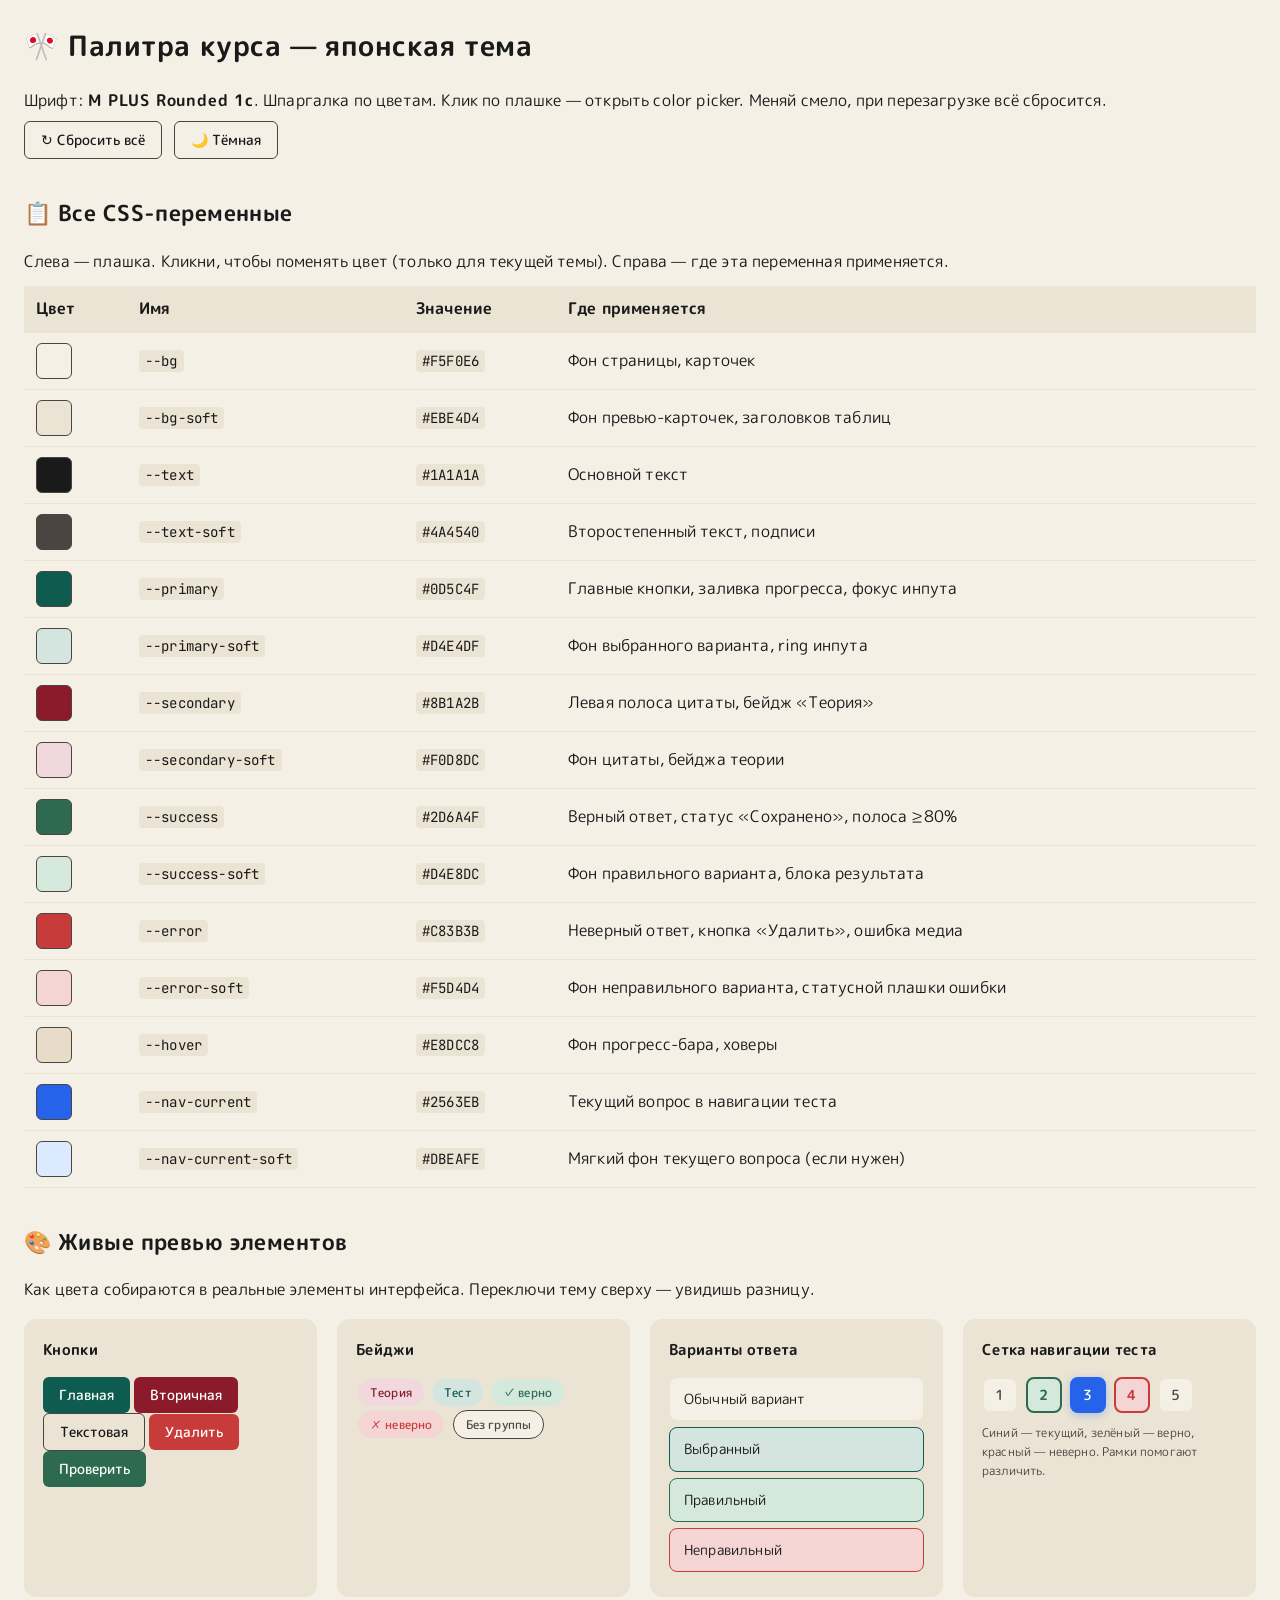
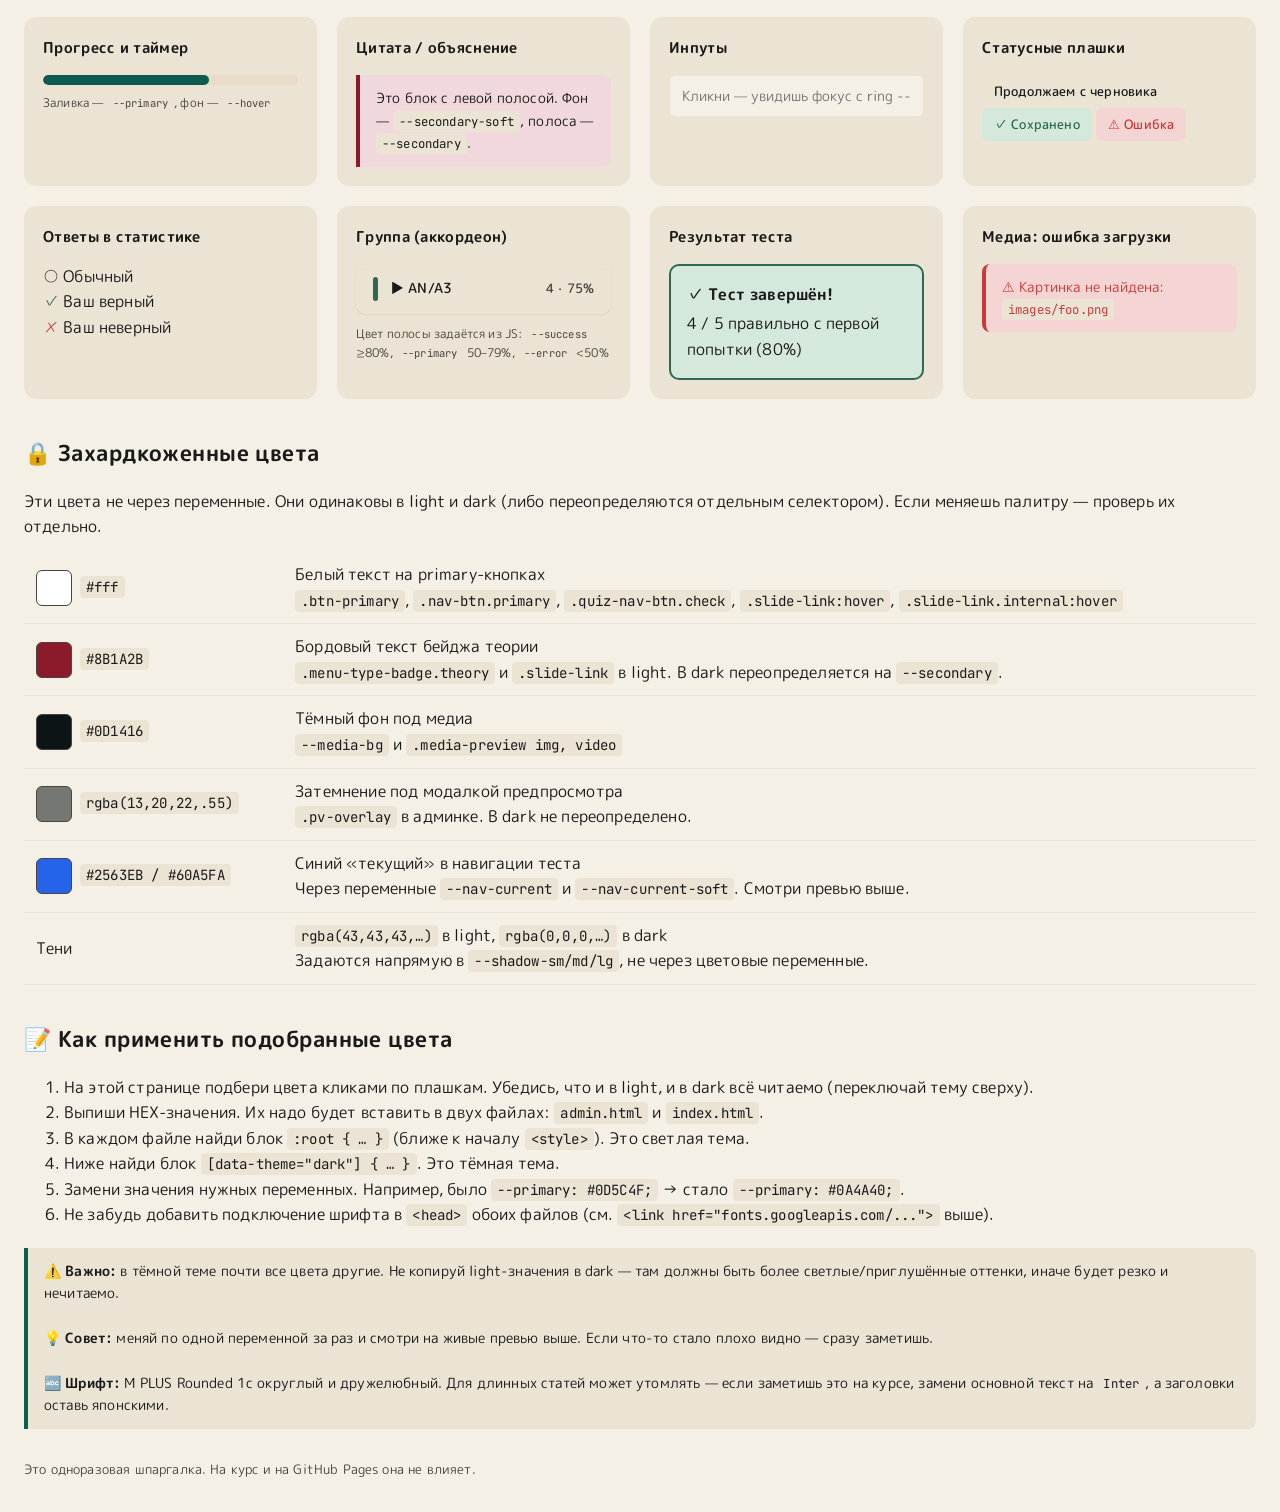
<file: colorsJ.html>
<!DOCTYPE html>
<html lang="ru">
<head>
<meta charset="UTF-8">
<title>Палитра курса — японская тема</title>
<link rel="preconnect" href="https://fonts.googleapis.com">
<link rel="preconnect" href="https://fonts.gstatic.com" crossorigin>
<link href="https://fonts.googleapis.com/css2?family=M+PLUS+Rounded+1c:wght@300;400;500;700;800&family=JetBrains+Mono:wght@400;500&display=swap" rel="stylesheet">
<style>
  :root {
    /* ===== Шрифты ===== */
    --font-body: 'M PLUS Rounded 1c', -apple-system, BlinkMacSystemFont, sans-serif;
    --font-mono: 'JetBrains Mono', 'Fira Code', 'Consolas', monospace;

    /* ===== Светлая тема (день — храм) ===== */
    --bg:            #F5F0E6;
    --bg-soft:       #EBE4D4;
    --text:          #1A1A1A;
    --text-soft:     #4A4540;
    --primary:       #0D5C4F;
    --primary-soft:  #D4E4DF;
    --secondary:     #8B1A2B;
    --secondary-soft:#F0D8DC;
    --success:       #2D6A4F;
    --success-soft:  #D4E8DC;
    --error:         #C83B3B;
    --error-soft:    #F5D4D4;
    --hover:         #E8DCC8;
    --nav-current:   #2563EB;
    --nav-current-soft:#DBEAFE;

    --shadow-sm: 0 1px 2px rgba(43,43,43,.08);
    --shadow-md: 0 4px 12px rgba(43,43,43,.10);
    --shadow-lg: 0 10px 30px rgba(43,43,43,.14);
  }

  [data-theme="dark"] {
    /* ===== Тёмная тема (ночь — освещённая пагода) ===== */
    --bg:            #0D1416;
    --bg-soft:       #1A2528;
    --text:          #F5E6C8;
    --text-soft:     #C9B896;
    --primary:       #3A8A7A;
    --primary-soft:  #1F3A35;
    --secondary:     #D95A1A;
    --secondary-soft:#3A2520;
    --success:       #52B788;
    --success-soft:  #1F3A2A;
    --error:         #E63946;
    --error-soft:    #3A1F22;
    --hover:         #1F3A3A;
    --nav-current:   #60A5FA;
    --nav-current-soft:#1E2A3A;

    --shadow-sm: 0 1px 2px rgba(0,0,0,.30);
    --shadow-md: 0 4px 12px rgba(0,0,0,.40);
    --shadow-lg: 0 10px 30px rgba(0,0,0,.50);
  }

  /* ===== Базовые стили ===== */
  * { box-sizing: border-box; }
  body {
    margin: 0;
    font-family: var(--font-body);
    font-weight: 400;
    background: var(--bg);
    color: var(--text);
    transition: background .25s, color .25s;
    padding: 24px;
    line-height: 1.6;
    letter-spacing: 0.01em;
  }
  h1, h2, h3 {
    font-weight: 700;
    letter-spacing: 0.02em;
  }
  h1 { margin-top: 0; font-size: 28px; }
  h2 { margin-top: 36px; font-size: 22px; }
  h3 { margin-top: 0; font-size: 15px; font-weight: 700; }
  p { margin: 8px 0; }
  code {
    font-family: var(--font-mono);
    background: var(--bg-soft);
    padding: 2px 6px;
    border-radius: 4px;
    font-size: .88em;
  }

  .toolbar {
    display: flex; gap: 12px; align-items: center;
    margin-bottom: 20px; flex-wrap: wrap;
  }
  button {
    font-family: var(--font-body);
    font-weight: 500;
    background: var(--primary); color: #fff;
    border: none; padding: 8px 16px; border-radius: 6px;
    cursor: pointer; font-size: 14px;
    transition: opacity .15s;
  }
  button:hover { opacity: .9; }
  button.secondary { background: var(--secondary); }
  button.ghost     { background: transparent; color: var(--text); border: 1px solid var(--text-soft); }
  button.danger    { background: var(--error); }
  button.success   { background: var(--success); }

  table { width: 100%; border-collapse: collapse; margin-top: 12px; }
  th, td { padding: 10px 12px; border-bottom: 1px solid var(--bg-soft); text-align: left; vertical-align: middle; }
  th { background: var(--bg-soft); font-weight: 600; }

  .swatch {
    width: 36px; height: 36px; border-radius: 6px;
    border: 1px solid var(--text-soft); cursor: pointer;
    display: inline-block; vertical-align: middle; margin-right: 8px;
    transition: transform .15s;
  }
  .swatch:hover { transform: scale(1.08); }

  .preview-grid {
    display: grid; gap: 20px;
    grid-template-columns: repeat(auto-fit, minmax(280px, 1fr));
    margin-top: 16px;
  }
  .preview-card {
    background: var(--bg-soft);
    border: 1px solid var(--bg-soft);
    border-radius: 12px;
    padding: 18px;
  }

  .badge {
    display: inline-block; padding: 4px 12px; border-radius: 14px;
    font-size: 12px; font-weight: 500; margin: 2px;
  }
  .badge.theory    { background: var(--secondary-soft); color: var(--secondary); }
  .badge.test      { background: var(--primary-soft);   color: var(--primary); }
  .badge.correct   { background: var(--success-soft);   color: var(--success); }
  .badge.wrong     { background: var(--error-soft);     color: var(--error); }
  .badge.neutral   { background: var(--bg);             color: var(--text-soft); border: 1px solid var(--text-soft); }

  .option {
    display: block; padding: 10px 14px; margin: 6px 0;
    border-radius: 8px; border: 1px solid var(--bg-soft);
    background: var(--bg);
    font-size: 14px;
  }
  .option.selected  { border-color: var(--primary); background: var(--primary-soft); }
  .option.correct   { border-color: var(--success); background: var(--success-soft); }
  .option.wrong     { border-color: var(--error);   background: var(--error-soft); }

  /* ===== Сетка навигации теста ===== */
  .nav-grid {
    display: flex;
    gap: 8px;
    flex-wrap: wrap;
  }
  .nav-grid span {
    width: 36px; height: 36px; border-radius: 8px;
    display: flex; align-items: center; justify-content: center;
    background: var(--bg);
    color: var(--text-soft);
    font-size: 14px;
    font-weight: 500;
    border: 2px solid var(--bg-soft);
    transition: all 0.2s;
  }
  .nav-grid span.current {
    background: var(--nav-current);
    color: #fff;
    border-color: var(--nav-current);
    box-shadow: 0 2px 8px rgba(37, 99, 235, 0.3);
  }
  .nav-grid span.correct {
    background: var(--success-soft);
    color: var(--success);
    border-color: var(--success);
    font-weight: 700;
  }
  .nav-grid span.wrong {
    background: var(--error-soft);
    color: var(--error);
    border-color: var(--error);
    font-weight: 700;
  }
  .nav-grid span:hover:not(.current) {
    border-color: var(--primary);
    background: var(--primary-soft);
  }

  .progress {
    height: 10px; background: var(--hover); border-radius: 5px; overflow: hidden;
  }
  .progress > div {
    height: 100%; background: var(--primary); width: 65%;
    border-radius: 5px;
  }

  .quote {
    border-left: 4px solid var(--secondary);
    background: var(--secondary-soft);
    padding: 12px 16px; border-radius: 0 8px 8px 0;
    font-size: 14px;
  }

  input[type="text"] {
    font-family: var(--font-body);
    width: 100%; padding: 10px 12px; border-radius: 6px;
    border: 1px solid var(--bg-soft); background: var(--bg); color: var(--text);
    font-size: 14px;
  }
  input[type="text"]:focus {
    outline: none;
    box-shadow: 0 0 0 3px var(--primary-soft);
    border-color: var(--primary);
  }

  .status {
    display: inline-flex; align-items: center; gap: 6px;
    padding: 6px 12px; border-radius: 6px;
    background: var(--bg-soft); font-size: 13px; font-weight: 500;
  }
  .status.ok    { background: var(--success-soft); color: var(--success); }
  .status.warn  { background: var(--error-soft);   color: var(--error); }

  /* ===== Аккордеон ===== */
  .accordion {
    border: 1px solid var(--bg-soft);
    border-radius: 10px;
    overflow: hidden;
    background: var(--bg);
    box-shadow: var(--shadow-sm);
  }
  .accordion-head {
    padding: 12px 16px;
    background: var(--bg-soft);
    display: flex;
    align-items: center;
    gap: 12px;
    font-weight: 500;
  }
  .accordion-bar {
    width: 5px; height: 24px; border-radius: 3px;
    background: var(--success);
    flex-shrink: 0;
  }
  .accordion-title {
    color: var(--text);
    font-size: 14px;
  }
  .accordion-stats {
    color: var(--text-soft);
    font-size: 13px;
    margin-left: auto;
  }

  .result-box {
    border: 2px solid var(--success);
    border-radius: 10px; padding: 16px;
    background: var(--success-soft);
  }
  .result-box strong { display: block; margin-bottom: 4px; }

  .media-error {
    background: var(--error-soft); color: var(--error);
    padding: 12px 16px; border-radius: 8px;
    border-left: 4px solid var(--error);
    font-size: 14px;
  }

  .hint {
    background: var(--bg-soft); border-left: 4px solid var(--primary);
    padding: 12px 16px; border-radius: 0 8px 8px 0;
    margin-top: 20px;
    font-size: 14px;
  }

  .jp-accent {
    font-family: var(--font-body);
    font-weight: 700;
    letter-spacing: 0.05em;
  }
</style>
</head>
<body>

<h1>🎌 Палитра курса — японская тема</h1>
<p>Шрифт: <span class="jp-accent">M PLUS Rounded 1c</span>. Шпаргалка по цветам. Клик по плашке — открыть color picker. Меняй смело, при перезагрузке всё сбросится.</p>

<div class="toolbar">
  <button class="ghost" onclick="location.reload()">↻ Сбросить всё</button>
  <button class="ghost" id="themeToggle">🌙 Тёмная</button>
</div>

<h2>📋 Все CSS-переменные</h2>
<p>Слева — плашка. Кликни, чтобы поменять цвет (только для текущей темы). Справа — где эта переменная применяется.</p>

<table id="varsTable">
  <thead>
    <tr><th>Цвет</th><th>Имя</th><th>Значение</th><th>Где применяется</th></tr>
  </thead>
  <tbody></tbody>
</table>

<h2>🎨 Живые превью элементов</h2>
<p>Как цвета собираются в реальные элементы интерфейса. Переключи тему сверху — увидишь разницу.</p>

<div class="preview-grid">

  <div class="preview-card">
    <h3>Кнопки</h3>
    <button>Главная</button>
    <button class="secondary">Вторичная</button>
    <button class="ghost">Текстовая</button>
    <button class="danger">Удалить</button>
    <button class="success">Проверить</button>
  </div>

  <div class="preview-card">
    <h3>Бейджи</h3>
    <span class="badge theory">Теория</span>
    <span class="badge test">Тест</span>
    <span class="badge correct">✓ верно</span>
    <span class="badge wrong">✗ неверно</span>
    <span class="badge neutral">Без группы</span>
  </div>

  <div class="preview-card">
    <h3>Варианты ответа</h3>
    <div class="option">Обычный вариант</div>
    <div class="option selected">Выбранный</div>
    <div class="option correct">Правильный</div>
    <div class="option wrong">Неправильный</div>
  </div>

  <div class="preview-card">
    <h3>Сетка навигации теста</h3>
    <div class="nav-grid">
      <span>1</span>
      <span class="correct">2</span>
      <span class="current">3</span>
      <span class="wrong">4</span>
      <span>5</span>
    </div>
    <p style="font-size:12px;color:var(--text-soft);margin-top:10px;">
      Синий — текущий, зелёный — верно, красный — неверно. Рамки помогают различить.
    </p>
  </div>

  <div class="preview-card">
    <h3>Прогресс и таймер</h3>
    <div class="progress"><div></div></div>
    <p style="font-size:12px;color:var(--text-soft);">
      Заливка — <code>--primary</code>, фон — <code>--hover</code>
    </p>
  </div>

  <div class="preview-card">
    <h3>Цитата / объяснение</h3>
    <div class="quote">
       Это блок с левой полосой. Фон — <code>--secondary-soft</code>, полоса — <code>--secondary</code>.
    </div>
  </div>

  <div class="preview-card">
    <h3>Инпуты</h3>
    <input type="text" placeholder="Кликни — увидишь фокус с ring --primary-soft">
  </div>

  <div class="preview-card">
    <h3>Статусные плашки</h3>
    <span class="status">Продолжаем с черновика</span>
    <span class="status ok">✓ Сохранено</span>
    <span class="status warn">⚠ Ошибка</span>
  </div>

  <div class="preview-card">
    <h3>Ответы в статистике</h3>
    <div><span style="color:var(--text-soft)">○</span> Обычный</div>
    <div><span style="color:var(--success)">✓</span> Ваш верный</div>
    <div><span style="color:var(--error)">✗</span> Ваш неверный</div>
  </div>

  <div class="preview-card">
    <h3>Группа (аккордеон)</h3>
    <div class="accordion">
      <div class="accordion-head">
        <div class="accordion-bar"></div>
        <span class="accordion-title">▶ AN/A3</span>
        <span class="accordion-stats">4 · 75%</span>
      </div>
    </div>
    <p style="font-size:12px;color:var(--text-soft);margin-top:10px;">
      Цвет полосы задаётся из JS: <code>--success</code> ≥80%, <code>--primary</code> 50–79%, <code>--error</code> &lt;50%
    </p>
  </div>

  <div class="preview-card">
    <h3>Результат теста</h3>
    <div class="result-box">
      <strong>✓ Тест завершён!</strong>
      4 / 5 правильно с первой попытки (80%)
    </div>
  </div>

  <div class="preview-card">
    <h3>Медиа: ошибка загрузки</h3>
    <div class="media-error">
      ⚠ Картинка не найдена: <code>images/foo.png</code>
    </div>
  </div>

</div>

<h2>🔒 Захардкоженные цвета</h2>
<p>Эти цвета не через переменные. Они одинаковы в light и dark (либо переопределяются отдельным селектором). Если меняешь палитру — проверь их отдельно.</p>

<table>
  <tr>
    <td><span class="swatch" style="background:#fff"></span><code>#fff</code></td>
    <td>Белый текст на primary-кнопках<br>
      <code>.btn-primary</code>, <code>.nav-btn.primary</code>, <code>.quiz-nav-btn.check</code>,
      <code>.slide-link:hover</code>, <code>.slide-link.internal:hover</code>
    </td>
  </tr>
  <tr>
    <td><span class="swatch" style="background:#8B1A2B"></span><code>#8B1A2B</code></td>
    <td>Бордовый текст бейджа теории<br>
      <code>.menu-type-badge.theory</code> и <code>.slide-link</code> в light.
      В dark переопределяется на <code>--secondary</code>.
    </td>
  </tr>
  <tr>
    <td><span class="swatch" style="background:#0D1416"></span><code>#0D1416</code></td>
    <td>Тёмный фон под медиа<br>
      <code>--media-bg</code> и <code>.media-preview img, video</code>
    </td>
  </tr>
  <tr>
    <td><span class="swatch" style="background:rgba(13,20,22,.55)"></span><code>rgba(13,20,22,.55)</code></td>
    <td>Затемнение под модалкой предпросмотра<br>
      <code>.pv-overlay</code> в админке. В dark не переопределено.
    </td>
  </tr>
  <tr>
    <td><span class="swatch" style="background:#2563EB"></span><code>#2563EB / #60A5FA</code></td>
    <td>Синий «текущий» в навигации теста<br>
      Через переменные <code>--nav-current</code> и <code>--nav-current-soft</code>. Смотри превью выше.
    </td>
  </tr>
  <tr>
    <td>Тени</td>
    <td><code>rgba(43,43,43,…)</code> в light, <code>rgba(0,0,0,…)</code> в dark<br>
      Задаются напрямую в <code>--shadow-sm/md/lg</code>, не через цветовые переменные.
    </td>
  </tr>
</table>

<h2>📝 Как применить подобранные цвета</h2>
<ol>
  <li>На этой странице подбери цвета кликами по плашкам. Убедись, что и в light, и в dark всё читаемо (переключай тему сверху).</li>
  <li>Выпиши HEX-значения. Их надо будет вставить в двух файлах: <code>admin.html</code> и <code>index.html</code>.</li>
  <li>В каждом файле найди блок <code>:root { … }</code> (ближе к началу <code>&lt;style&gt;</code>). Это светлая тема.</li>
  <li>Ниже найди блок <code>[data-theme="dark"] { … }</code>. Это тёмная тема.</li>
  <li>Замени значения нужных переменных. Например, было <code>--primary: #0D5C4F;</code> → стало <code>--primary: #0A4A40;</code>.</li>
  <li>Не забудь добавить подключение шрифта в <code>&lt;head&gt;</code> обоих файлов (см. <code>&lt;link href="fonts.googleapis.com/..."&gt;</code> выше).</li>
</ol>

<div class="hint">
  <strong>⚠️ Важно:</strong> в тёмной теме почти все цвета другие. Не копируй light-значения в dark — там должны быть более светлые/приглушённые оттенки, иначе будет резко и нечитаемо.
  <br><br>
  <strong>💡 Совет:</strong> меняй по одной переменной за раз и смотри на живые превью выше. Если что-то стало плохо видно — сразу заметишь.
  <br><br>
  <strong>🔤 Шрифт:</strong> M PLUS Rounded 1c округлый и дружелюбный. Для длинных статей может утомлять — если заметишь это на курсе, замени основной текст на <code>Inter</code>, а заголовки оставь японскими.
</div>

<p style="color:var(--text-soft);margin-top:30px;font-size:13px;">
  Это одноразовая шпаргалка. На курс и на GitHub Pages она не влияет.
</p>

<script>
  const vars = [
    { name:'--bg',            light:'#F5F0E6', dark:'#0D1416', where:'Фон страницы, карточек' },
    { name:'--bg-soft',       light:'#EBE4D4', dark:'#1A2528', where:'Фон превью-карточек, заголовков таблиц' },
    { name:'--text',          light:'#1A1A1A', dark:'#F5E6C8', where:'Основной текст' },
    { name:'--text-soft',     light:'#4A4540', dark:'#C9B896', where:'Второстепенный текст, подписи' },
    { name:'--primary',       light:'#0D5C4F', dark:'#3A8A7A', where:'Главные кнопки, заливка прогресса, фокус инпута' },
    { name:'--primary-soft',  light:'#D4E4DF', dark:'#1F3A35', where:'Фон выбранного варианта, ring инпута' },
    { name:'--secondary',     light:'#8B1A2B', dark:'#D95A1A', where:'Левая полоса цитаты, бейдж «Теория»' },
    { name:'--secondary-soft',light:'#F0D8DC', dark:'#3A2520', where:'Фон цитаты, бейджа теории' },
    { name:'--success',       light:'#2D6A4F', dark:'#52B788', where:'Верный ответ, статус «Сохранено», полоса ≥80%' },
    { name:'--success-soft',  light:'#D4E8DC', dark:'#1F3A2A', where:'Фон правильного варианта, блока результата' },
    { name:'--error',         light:'#C83B3B', dark:'#E63946', where:'Неверный ответ, кнопка «Удалить», ошибка медиа' },
    { name:'--error-soft',    light:'#F5D4D4', dark:'#3A1F22', where:'Фон неправильного варианта, статусной плашки ошибки' },
    { name:'--hover',         light:'#E8DCC8', dark:'#1F3A3A', where:'Фон прогресс-бара, ховеры' },
    { name:'--nav-current',   light:'#2563EB', dark:'#60A5FA', where:'Текущий вопрос в навигации теста' },
    { name:'--nav-current-soft',light:'#DBEAFE',dark:'#1E2A3A',where:'Мягкий фон текущего вопроса (если нужен)' },
  ];

  const tbody = document.querySelector('#varsTable tbody');
  const theme = () => document.documentElement.getAttribute('data-theme') === 'dark' ? 'dark' : 'light';

  function render() {
    tbody.innerHTML = '';
    const t = theme();
    vars.forEach(v => {
      const val = v[t];
      const tr = document.createElement('tr');
      tr.innerHTML = `
        <td><span class="swatch" style="background:${val}" data-name="${v.name}"></span></td>
        <td><code>${v.name}</code></td>
        <td><code>${val}</code></td>
        <td>${v.where}</td>
      `;
      tbody.appendChild(tr);
    });
    tbody.querySelectorAll('.swatch').forEach(s => {
      s.addEventListener('click', () => {
        const input = document.createElement('input');
        input.type = 'color';
        input.value = s.style.background;
        input.addEventListener('input', e => {
          s.style.background = e.target.value;
          const name = s.dataset.name;
          document.documentElement.style.setProperty(name, e.target.value);
          const row = s.closest('tr');
          row.querySelector('td:nth-child(3) code').textContent = e.target.value;
        });
        input.click();
      });
    });
  }

  document.getElementById('themeToggle').addEventListener('click', e => {
    const isDark = document.documentElement.getAttribute('data-theme') === 'dark';
    document.documentElement.setAttribute('data-theme', isDark ? '' : 'dark');
    e.target.textContent = isDark ? '🌙 Тёмная' : '☀️ Светлая';
    render();
  });

  render();
</script>
</body>
</html>
</file>
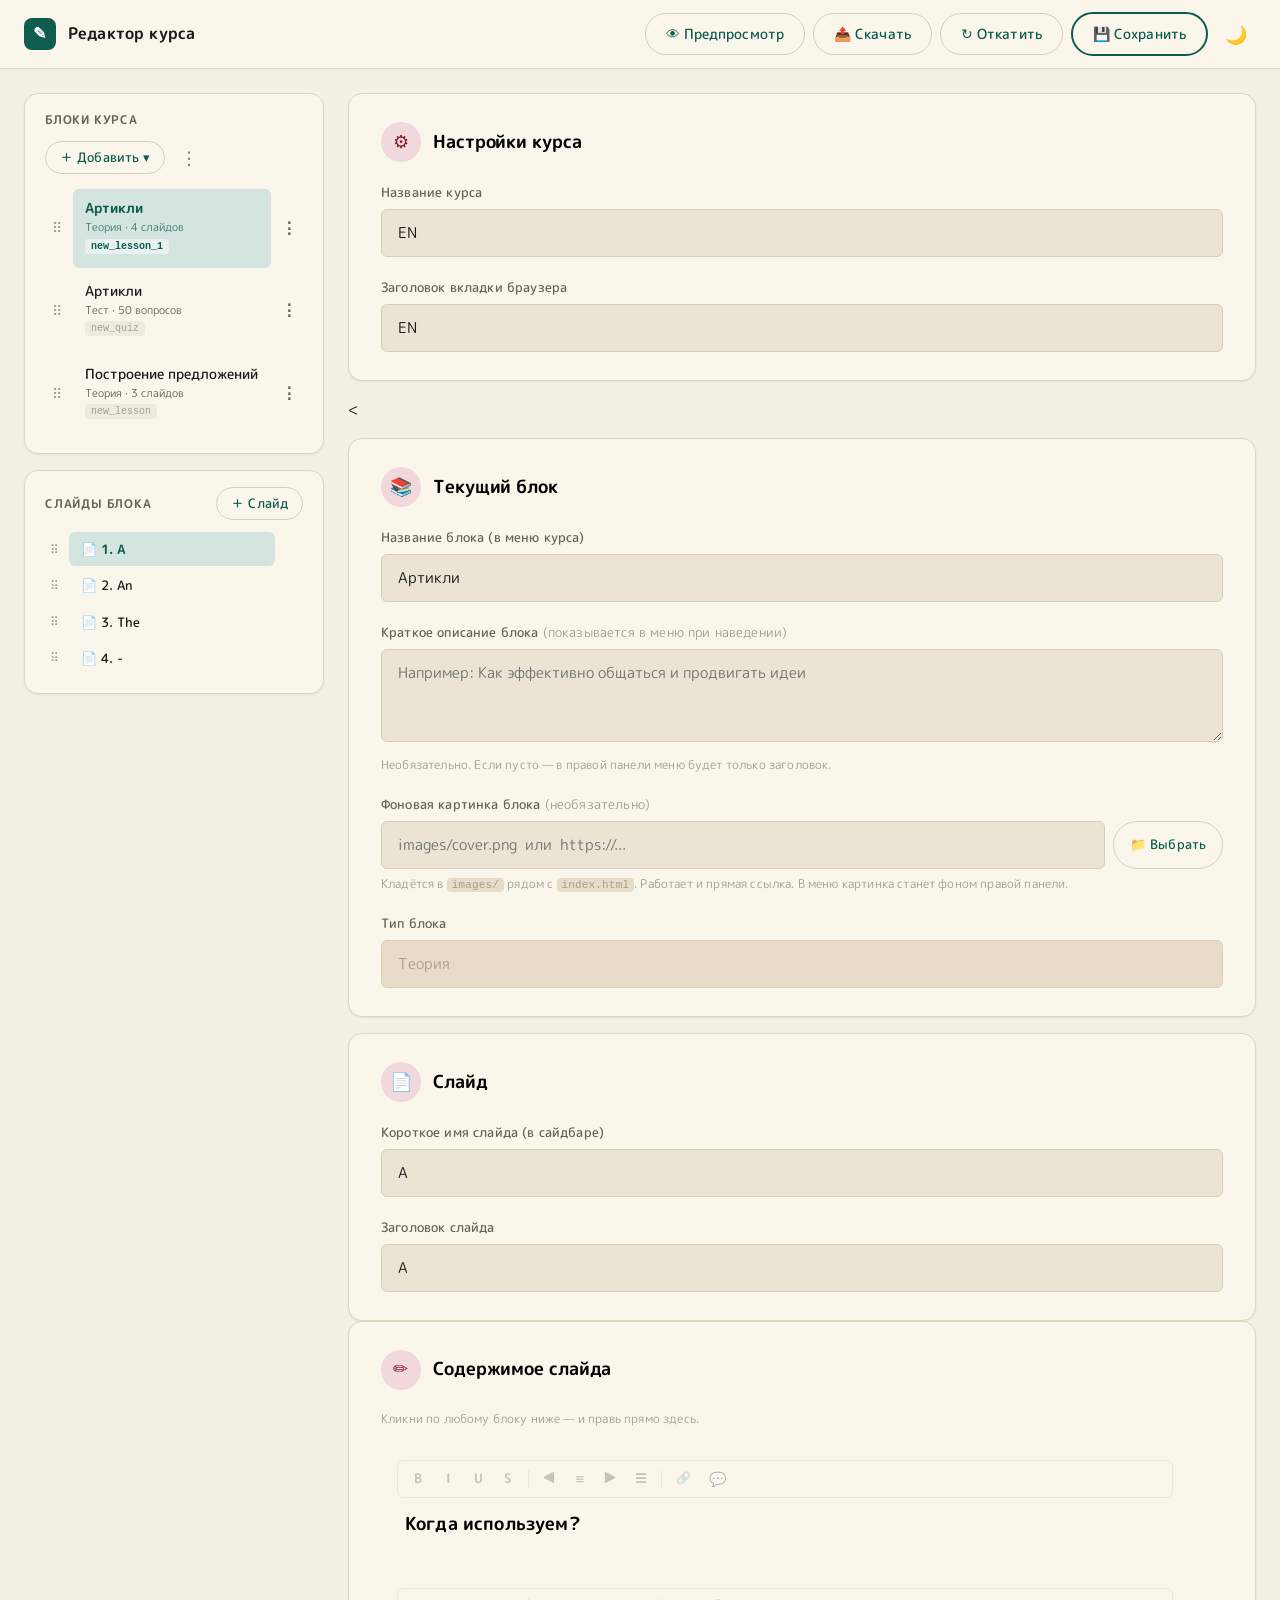
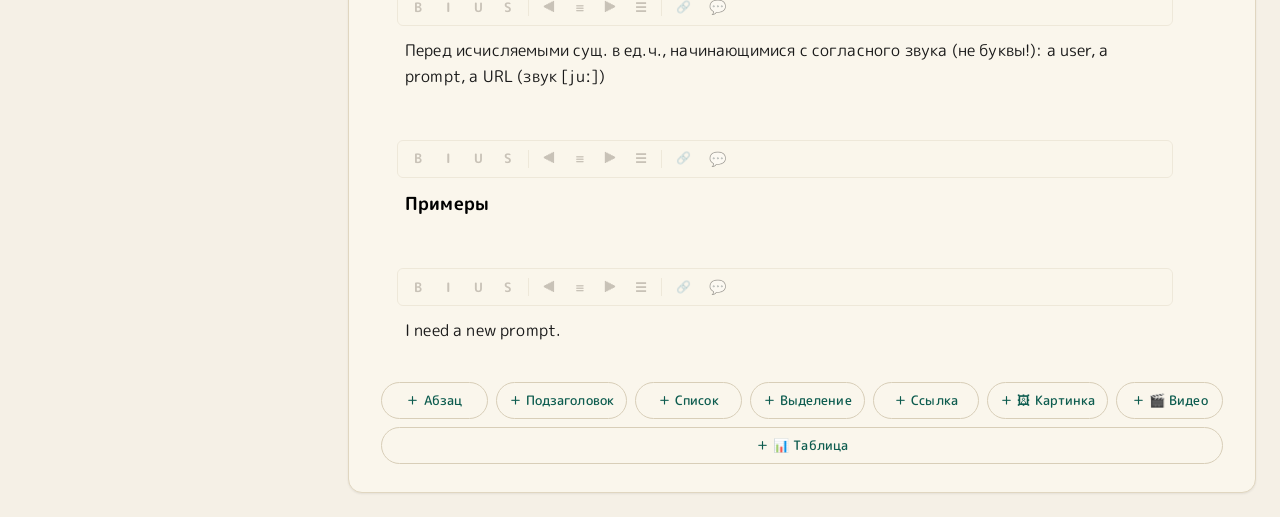
<file: EN/admin.html>
<!DOCTYPE html>
<html lang="ru">
<head>
    <meta charset="UTF-8">
    <meta name="viewport" content="width=device-width, initial-scale=1.0">
    <meta name="description" content="Редактор курса — конструктор учебных курсов">
    <meta name="color-scheme" content="light dark">
    <title>Редактор курса</title>

    <!-- Anti-FOUC: применяем тему ДО первой отрисовки и до загрузки CSS -->
    <script>
        (function() {
            try {
                var t = localStorage.getItem("kp_course_theme");
                if (t === "dark" || t === "light") {
                    document.documentElement.setAttribute("data-theme", t);
                } else if (window.matchMedia && window.matchMedia("(prefers-color-scheme: dark)").matches) {
                    document.documentElement.setAttribute("data-theme", "dark");
                }
            } catch (e) {}
        })();
    </script>

    <link rel="stylesheet" href="admin.css">
</head>
<body>

<noscript>
    <div style="max-width: 640px; margin: 80px auto; padding: 32px 24px; font-family: sans-serif; line-height: 1.6;">
        <h1 style="margin: 0 0 12px; font-size: 22px;">⚠ JavaScript отключён</h1>
        <p style="margin: 0 0 12px;">Редактор курса не может работать без JavaScript. Включи его в настройках браузера и обнови страницу.</p>
    </div>
</noscript>

<div class="topbar">
    <div class="left">
        <div class="logo">✎</div>
        <div class="title">Редактор курса</div>
    </div>
    <div class="right">
        <button class="btn btn-outline" onclick="openPreview()" title="Предпросмотр">👁 Предпросмотр</button>
        <button class="btn btn-outline" onclick="downloadData()" title="Скачать data.js">📤 Скачать</button>
        <button class="btn btn-outline" onclick="reloadFromFile()" title="Откатить к data.js">↻ Откатить</button>
        <button class="btn btn-primary" onclick="saveToFile()">💾 Сохранить</button>
        <button class="btn-icon" onclick="toggleTheme()" id="theme-toggle" title="Сменить тему">🌙</button>
    </div>
</div>

<div class="status" id="status"></div>

<div class="layout">
    <aside class="sidebar">

        <div class="card">
            <div class="card-section">
                <div class="section-header">
                    <div class="section-title">Блоки курса</div>
                    <div class="section-actions">
                        <div class="dropdown-wrap">
                            <button class="btn btn-outline btn-sm" onclick="toggleDropdown(event, 'add-lesson-menu')">＋ Добавить ▾</button>
                            <div class="dropdown-menu" id="add-lesson-menu">
                                <button onclick="closeAllDropdowns(); addLesson('theory')">＋ Теория</button>
                                <button onclick="closeAllDropdowns(); addLesson('quiz')">＋ Тест</button>
                                <button onclick="closeAllDropdowns(); addLesson('memo')">＋ Памятка</button>
                                <button onclick="closeAllDropdowns(); addLesson('glossary')">＋ Глоссарий</button>
                            </div>
                        </div>
                        <div class="dropdown-wrap">
                            <button class="btn-icon" onclick="toggleDropdown(event, 'course-actions-menu')" title="Действия">⋮</button>
                            <div class="dropdown-menu dropdown-menu-right" id="course-actions-menu">
                                <button onclick="closeAllDropdowns(); importLesson()">📥 Импорт блока</button>
                                <button onclick="closeAllDropdowns(); exportCourse()">📤 Экспорт курса</button>
                                <button onclick="closeAllDropdowns(); importCourse()">📥 Импорт всего курса</button>
                            </div>
                        </div>
                    </div>
                </div>
                <div id="lesson-list"></div>
            </div>
        </div>

        <div class="card" id="slides-card">
            <div class="card-section">
                <div class="section-header">
                    <div class="section-title" id="cells-section-title">Слайды блока</div>
                    <div class="section-actions">
                        <button class="btn btn-outline btn-sm" id="add-slide-btn" onclick="addSlide()">＋ Слайд</button>
                    </div>
                </div>
                <div id="term-search-wrap" style="display:none;">
                    <input type="text" class="input" id="term-search" placeholder="🔍 Поиск термина..." oninput="renderTermsList()">
                </div>
                <div id="slide-list"></div>
                <div class="btn-group" id="glossary-csv-btns" style="display:none;">
                    <button class="btn btn-outline" onclick="importGlossaryCsv()" title="Загрузить термины из CSV">📥 Импорт CSV</button>
                    <button class="btn btn-outline" onclick="exportGlossaryCsv()" title="Выгрузить термины в CSV">📤 Экспорт CSV</button>
                </div>
            </div>
        </div>
    </aside>

    <main class="main">
        <div class="form-card">
            <div class="form-card-header">
                <div class="icon-badge">⚙</div>
                <div class="form-card-title">Настройки курса</div>
            </div>
            <div class="field">
                <label class="field-label">Название курса</label>
                <input class="input" type="text" id="course-title-input" oninput="onCourseSettingsChange()">
            </div>
            <div class="field">
                <label class="field-label">Заголовок вкладки браузера</label>
                <input class="input" type="text" id="page-title-input" oninput="onCourseSettingsChange()">
            </div>
        </div>

        <        <div class="form-card">
            <div class="form-card-header">
                <div class="icon-badge">📚</div>
                <div class="form-card-title">Текущий блок</div>
            </div>
            <div class="field">
                <label class="field-label">Название блока (в меню курса)</label>
                <input class="input" type="text" id="lesson-title-input" oninput="onFieldChange()">
            </div>
            <div class="field">
                <label class="field-label">Краткое описание блока <span style="font-weight:400;color:var(--text-disabled);">(показывается в меню при наведении)</span></label>
                <textarea class="input" id="lesson-description-input" rows="3" placeholder="Например: Как эффективно общаться и продвигать идеи" oninput="onFieldChange()"></textarea>
                <div class="field-hint">Необязательно. Если пусто — в правой панели меню будет только заголовок.</div>
            </div>
            <div class="field">
                <label class="field-label">Фоновая картинка блока <span style="font-weight:400;color:var(--text-disabled);">(необязательно)</span></label>
                <div class="media-src-row">
                    <input class="input media-src-input" type="text" id="lesson-cover-input" placeholder="images/cover.png  или  https://..." oninput="onFieldChange()">
                    <button type="button" class="btn btn-outline media-file-btn" id="lesson-cover-file-btn">📁 Выбрать</button>
                </div>
                <input type="file" id="lesson-cover-file-input" accept="image/png,image/jpeg,image/gif,image/webp,image/svg+xml" style="display:none;">
                <div class="media-progress" id="lesson-cover-progress" style="display:none;">
                    <div class="media-progress-bar"><div class="media-progress-fill" id="lesson-cover-progress-fill"></div></div>
                    <div class="media-progress-text" id="lesson-cover-progress-text"></div>
                </div>
                <div class="field-hint">Кладётся в <code>images/</code> рядом с <code>index.html</code>. Работает и прямая ссылка. В меню картинка станет фоном правой панели.</div>
                <div id="lesson-cover-preview" class="lesson-cover-preview"></div>
            </div>
            <div class="field">
                <label class="field-label">Тип блока</label>
                <input class="input" type="text" id="lesson-type-display" disabled>
            </div>
        </div>

        <div id="theory-editor" style="display:none;">
            <div class="form-card">
                <div class="form-card-header">
                    <div class="icon-badge">📄</div>
                    <div class="form-card-title">Слайд</div>
                </div>
                <div class="field">
                    <label class="field-label">Короткое имя слайда (в сайдбаре)</label>
                    <input class="input" type="text" id="slide-shortname-input" oninput="onFieldChange()">
                </div>
                <div class="field">
                    <label class="field-label">Заголовок слайда</label>
                    <input class="input" type="text" id="slide-title-input" oninput="onFieldChange()">
                </div>
            </div>

            <div class="form-card">
                <div class="form-card-header">
                    <div class="icon-badge">✏</div>
                    <div class="form-card-title">Содержимое слайда</div>
                </div>
                <div class="field-hint" style="margin-bottom:16px;">Кликни по любому блоку ниже — и правь прямо здесь.</div>
                <div id="preview-content"></div>
                <div class="btn-group" style="margin-top:16px;">
                    <button class="btn btn-outline" onclick="addBlock('p')">＋ Абзац</button>
                    <button class="btn btn-outline" onclick="addBlock('h3')">＋ Подзаголовок</button>
                    <button class="btn btn-outline" onclick="addBlock('ul')">＋ Список</button>
                    <button class="btn btn-outline" onclick="addBlock('quote')">＋ Выделение</button>
                    <button class="btn btn-outline" onclick="addBlock('link')">＋ Ссылка</button>
                    <button class="btn btn-outline" onclick="addBlock('image')">＋ 🖼 Картинка</button>
                    <button class="btn btn-outline" onclick="addBlock('video')">＋ 🎬 Видео</button>
                    <button class="btn btn-outline" onclick="addBlock('table')">＋ 📊 Таблица</button>
                </div>
            </div>
        </div>

        <div id="memo-editor" style="display:none;">
            <div class="form-card">
                <div class="form-card-header">
                    <div class="icon-badge">📌</div>
                    <div class="form-card-title">Ячейка памятки</div>
                </div>
                <div class="field">
                    <label class="field-label">Заголовок ячейки (акцентный)</label>
                    <input class="input" type="text" id="cell-title-input" oninput="onFieldChange()" placeholder="Например: ЗАКОНОДАТЕЛЬСТВО">
                </div>
            </div>

            <div class="form-card">
                <div class="form-card-header">
                    <div class="icon-badge">✏</div>
                    <div class="form-card-title">Содержимое ячейки</div>
                </div>
                <div class="field-hint" style="margin-bottom:16px;">Кликни по любому блоку ниже — и правь прямо здесь.</div>
                <div id="memo-content"></div>
                <div class="btn-group" style="margin-top:16px;">
                    <button class="btn btn-outline" onclick="addMemoBlock('p')">＋ Абзац</button>
                    <button class="btn btn-outline" onclick="addMemoBlock('h3')">＋ Подзаголовок</button>
                    <button class="btn btn-outline" onclick="addMemoBlock('ul')">＋ Список</button>
                    <button class="btn btn-outline" onclick="addMemoBlock('quote')">＋ Выделение</button>
                    <button class="btn btn-outline" onclick="addMemoBlock('link')">＋ Ссылка</button>
                    <button class="btn btn-outline" onclick="addMemoBlock('image')">＋ 🖼 Картинка</button>
                    <button class="btn btn-outline" onclick="addMemoBlock('video')">＋ 🎬 Видео</button>
                    <button class="btn btn-outline" onclick="addMemoBlock('table')">＋ 📊 Таблица</button>
                </div>
            </div>
        </div>

        <div id="glossary-editor" style="display:none;">
            <div class="form-card">
                <div class="form-card-header">
                    <div class="icon-badge">📖</div>
                    <div class="form-card-title">Термин</div>
                </div>
                <div class="field">
                    <label class="field-label">Название термина</label>
                    <input class="input" type="text" id="term-name-input" oninput="onFieldChange()" placeholder="Например: LMS (Learning Management System)">
                </div>
            </div>

            <div class="form-card">
                <div class="form-card-header">
                    <div class="icon-badge">✏</div>
                    <div class="form-card-title">Содержимое термина</div>
                </div>
                <div class="field-hint" style="margin-bottom:16px;">Кликни по любому блоку ниже — и правь прямо здесь.</div>
                <div id="term-content"></div>
                <div class="btn-group" style="margin-top:16px;">
                    <button class="btn btn-outline" onclick="addTermBlock('p')">＋ Абзац</button>
                    <button class="btn btn-outline" onclick="addTermBlock('h3')">＋ Подзаголовок</button>
                    <button class="btn btn-outline" onclick="addTermBlock('ul')">＋ Список</button>
                    <button class="btn btn-outline" onclick="addTermBlock('quote')">＋ Выделение</button>
                    <button class="btn btn-outline" onclick="addTermBlock('link')">＋ Ссылка</button>
                    <button class="btn btn-outline" onclick="addTermBlock('image')">＋ 🖼 Картинка</button>
                    <button class="btn btn-outline" onclick="addTermBlock('video')">＋ 🎬 Видео</button>
                    <button class="btn btn-outline" onclick="addTermBlock('table')">＋ 📊 Таблица</button>
                </div>
            </div>
        </div>

        <div id="quiz-editor" style="display:none;">
            <div class="form-card">
                <div class="form-card-header">
                    <div class="icon-badge">🎲</div>
                    <div class="form-card-title">Настройки порядка</div>
                </div>
                <div class="field-hint" style="margin-bottom:16px;">
                    Включи, если хочешь, чтобы порядок был случайным при каждом запуске теста.
                    Прогресс и статистика сохраняются корректно.
                </div>
                <label class="q-toggle">
                    <input type="checkbox" id="randomize-questions" onchange="onFieldChange()">
                    <span>Перемешивать вопросы</span>
                </label>
                <label class="q-toggle">
                    <input type="checkbox" id="randomize-options" onchange="onFieldChange()">
                    <span>Перемешивать варианты ответов (для вопросов с выбором)</span>
                </label>
            </div>

            <div class="form-card">
                <div class="form-card-header">
                    <div class="icon-badge">📂</div>
                    <div class="form-card-title">Группы вопросов</div>
                </div>
                <div class="field-hint" style="margin-bottom:16px;">Группы нужны для статистики после прохождения.</div>
                <div id="groups-list"></div>
                <div class="groups-empty" id="groups-empty" style="display:none;">Пока ни одной группы.</div>
                <div class="btn-group" style="margin-top:12px;">
                    <button class="btn btn-outline" onclick="addGroup()">＋ Добавить группу</button>
                </div>
            </div>

            <div class="form-card">
                <div class="form-card-header">
                    <div class="icon-badge">📝</div>
                    <div class="form-card-title" id="quiz-summary">Тест: 0 вопросов</div>
                </div>
                <div class="field-hint" style="margin-bottom:20px;">
                    Выбери тип вопроса сверху. Для «Один ответ» / «Несколько» — отметь галочками правильные.<br>
                    Для «Соответствие» — заполни пары. Для «Карточка» — переднюю и заднюю сторону.
                </div>
                <div id="quiz-questions"></div>
                <div class="quiz-add-row">
                    <button class="btn btn-primary" onclick="addQuestion()">＋ Добавить вопрос</button>
                </div>
                <div class="csv-actions-row">
                    <button class="btn btn-outline" onclick="openCsvImport()">📥 Импорт из CSV</button>
                    <button class="btn btn-outline" onclick="openCsvTemplates()">📄 Скачать шаблоны CSV</button>
                </div>
            </div>
        </div>
    </main>
</div>

<div class="pv-overlay" id="pv-overlay" onclick="closePreviewIfOutside(event)">
    <div class="pv-card" id="pv-card">
        <button class="pv-close" onclick="closePreview()" title="Закрыть (Esc)">✕</button>
        <div class="pv-card-inner" id="pv-body"></div>
    </div>
</div>

<div class="csv-overlay" id="csv-overlay" onclick="closeCsvIfOutside(event)">
    <div class="csv-modal" id="csv-modal">
        <button class="csv-close" onclick="closeCsvModal()" title="Закрыть (Esc)">✕</button>
        <div id="csv-modal-body"></div>
    </div>
</div>

<script src="data.js"></script>
<script src="admin.js"></script>
</body>
</html>
</file>
<file: EN/index.css>
/* ============================================================
   INDEX.CSS — стили просмотра курса
   ============================================================ */

/* ===== Локальные шрифты ===== */
@font-face {
    font-family: 'M PLUS Rounded 1c';
    font-style: normal;
    font-weight: 400;
    font-display: swap;
    src: url('fonts/MPLUSRounded1c-Regular.ttf') format('truetype');
}
@font-face {
    font-family: 'M PLUS Rounded 1c';
    font-style: normal;
    font-weight: 500;
    font-display: swap;
    src: url('fonts/MPLUSRounded1c-Medium.ttf') format('truetype');
}
@font-face {
    font-family: 'M PLUS Rounded 1c';
    font-style: normal;
    font-weight: 700;
    font-display: swap;
    src: url('fonts/MPLUSRounded1c-Bold.ttf') format('truetype');
}
@font-face {
    font-family: 'M PLUS Rounded 1c';
    font-style: normal;
    font-weight: 800;
    font-display: swap;
    src: url('fonts/MPLUSRounded1c-ExtraBold.ttf') format('truetype');
}

/* ===== Переменные тем ===== */
:root {
    --font-body: 'M PLUS Rounded 1c', -apple-system, BlinkMacSystemFont, 'Segoe UI', Roboto, Arial, sans-serif;
    --font-mono: ui-monospace, Menlo, Consolas, 'Courier New', monospace;

    --bg: #F5F0E6;
    --bg-soft: #EBE4D4;
    --card-bg: #FAF6EC;
    --card-border: #E0D6C0;

    --text: #1A1A1A;
    --text-strong: #000000;
    --text-muted: #6B6256;
    --text-disabled: #A89E8C;
    --text-soft: #4A4540;

    --primary: #0D5C4F;
    --primary-hover: #0A4A40;
    --primary-soft: #D4E4DF;

    --secondary: #8B1A2B;
    --secondary-soft: #F0D8DC;

    --success: #2D6A4F;
    --success-bg: #D4E8DC;
    --success-soft: #D4E8DC;
    --success-border: #2D6A4F;

    --error: #C83B3B;
    --error-bg: #F5D4D4;
    --error-soft: #F5D4D4;
    --error-border: #C83B3B;

    --warning-bg: #F0D8DC;
    --warning-text: #8B1A2B;

    --border: #D8CEB8;
    --hover: #E8DCC8;
    --hover-strong: #DDD0B8;

    --input-bg: #EBE4D4;
    --input-bg-focus: #FAF6EC;

    --topbar-bg: #FAF6EC;
    --topbar-text: #1A1A1A;
    --topbar-border: #E0D6C0;

    --media-bg: #0D1416;
    --card-face-bg: #F0E8D8;
    --card-face-text: #1A1A1A;
    --placeholder-bg: #EBE4D4;
    --placeholder-border: #D8CEB8;
    --placeholder-text: #A89E8C;

    --nav-current: #2563EB;
    --nav-current-soft: rgba(37, 99, 235, 0.15);
    --memo-accent: #4A6FA5;
    --memo-accent-soft: #DEE7F2;

    --shadow-sm: 0 1px 2px rgba(43,43,43,.08);
    --shadow-md: 0 4px 12px rgba(43,43,43,.10);
    --shadow-lg: 0 10px 30px rgba(43,43,43,.14);

    --radius-sm: 6px;
    --radius-md: 10px;
    --radius-lg: 14px;
}

/* ============================================================
   ЧАСТЬ 1 — ТЁМНАЯ ТЕМА (почти чёрная)
   ============================================================ */
[data-theme="dark"] {
    --bg: #0A0A0A;
    --bg-soft: #141414;
    --card-bg: #111111;
    --card-border: #2E2E2E;
    --text: #F5F5F5;
    --text-strong: #FFFFFF;
    --text-muted: #8A8A8A;
    --text-disabled: #4A4A4A;
    --text-soft: #B0B0B0;
    --primary: #15803D;
    --primary-hover: #166534;
    --primary-soft: #052E16;
    --secondary: #8B1A1C;
    --secondary-soft: #2A0F0F;
    --success: #059669;
    --success-bg: #052E16;
    --success-soft: #052E16;
    --success-border: #059669;
    --error: #DC2626;
    --error-bg: #2A0A0A;
    --error-soft: #2A0A0A;
    --error-border: #DC2626;
    --warning-bg: #2A0F0F;
    --warning-text: #8B1A1C;
    --border: #2E2E2E;
    --hover: #1A1A1A;
    --hover-strong: #262626;
    --input-bg: #141414;
    --input-bg-focus: #1A1A1A;
    --topbar-bg: #111111;
    --topbar-text: #F5F5F5;
    --topbar-border: #2E2E2E;
    --media-bg: #000000;
    --card-face-bg: #1A1A1A;
    --card-face-text: #FFFFFF;
    --placeholder-bg: #141414;
    --placeholder-border: #2E2E2E;
    --placeholder-text: #4A4A4A;
    --memo-accent: #1E40AF;
    --memo-accent-soft: #0F1A3A;
    --nav-current: #1E40AF;
    --nav-current-soft: rgba(30,64,175,.25);
}

/* --- Match: выбранный и соединённый (без заливки) --- */
.match-item.selected {
    border-color: var(--nav-current);
    border-width: 2px;
    background: transparent;
    color: var(--nav-current);
    font-weight: 700;
}
.match-item.matched {
    border-color: var(--success);
    border-width: 2px;
    background: transparent;
    color: var(--success);
    cursor: default;
    font-weight: 700;
}

/* ===== База ===== */
* { box-sizing: border-box; }
body {
    font-family: var(--font-body);
    font-weight: 400;
    margin: 0;
    background: var(--bg);
    color: var(--text);
    min-height: 100vh;
    padding: 24px 16px;
    transition: background-color .25s, color .25s;
    -webkit-font-smoothing: antialiased;
    letter-spacing: 0.01em;
    line-height: 1.6;
}

h1, h2, h3 { font-weight: 700; letter-spacing: 0.02em; }

.app-container {
    max-width: min(1400px, 95vw);
    margin: 0 auto;
    display: flex;
    flex-direction: column;
    gap: 16px;
}
.app-container.wide {
    max-width: min(1800px, 96vw);
}
.app-container.narrow {
    max-width: min(1000px, 92vw);
}

.screen { display: none; }
.screen.active { display: flex; flex-direction: column; gap: 16px; }

.card {
    background: var(--card-bg);
    border: 1px solid var(--card-border);
    border-radius: var(--radius-lg);
    box-shadow: var(--shadow-sm);
    overflow: hidden;
    transition: box-shadow .2s;
}
.card-body { padding: 32px 40px; }
@media (max-width: 600px) {
    .card-body { padding: 24px 20px; }
    .lesson-header { gap: 10px; }
    .lesson-title { font-size: 16px; }
    .header-right { gap: 6px; flex-wrap: wrap; }
    .timer { font-size: 13px; padding: 4px 10px; }
    .btn-icon { width: 36px; height: 36px; font-size: 16px; }
    .btn-text { padding: 8px 10px; font-size: 13px; }
}

.screen-header {
    display: flex;
    justify-content: space-between;
    align-items: flex-start;
    gap: 16px;
    flex-wrap: wrap;
}
.screen-title {
    font-size: 32px;
    font-weight: 700;
    color: var(--text-strong);
    margin: 0 0 8px;
    line-height: 1.2;
    letter-spacing: -.3px;
    cursor: default;
    user-select: none;
    -webkit-user-select: none;
    touch-action: manipulation;
    -webkit-tap-highlight-color: transparent;
}
.screen-subtitle {
    font-size: 14px;
    color: var(--text-muted);
    margin: 0;
    line-height: 1.5;
}
.header-actions {
    display: flex;
    align-items: center;
    gap: 8px;
    flex-shrink: 0;
}

/* ===== Кнопки ===== */
.btn {
    display: inline-flex;
    align-items: center;
    justify-content: center;
    gap: 8px;
    padding: 10px 24px;
    border-radius: 100px;
    font-size: 14px;
    font-weight: 500;
    font-family: inherit;
    letter-spacing: .1px;
    cursor: pointer;
    border: none;
    transition: all .15s;
    white-space: nowrap;
    text-decoration: none;
}
.btn-primary { background: var(--primary); color: #fff; }
.btn-primary:hover { background: var(--primary-hover); box-shadow: var(--shadow-sm); }
.btn-outline {
    background: transparent;
    color: var(--primary);
    border: 1px solid var(--border);
}
.btn-outline:hover { background: var(--primary-soft); border-color: transparent; }
.btn-text {
    background: transparent;
    color: var(--text-muted);
    padding: 10px 16px;
}
.btn-text:hover { background: var(--hover); color: var(--text); }
.btn-icon {
    width: 42px;
    height: 42px;
    padding: 0;
    border-radius: 50%;
    background: transparent;
    color: var(--text-muted);
    border: none;
    cursor: pointer;
    font-size: 18px;
    display: inline-flex;
    align-items: center;
    justify-content: center;
    transition: all .15s;
    font-family: inherit;
}
.btn-icon:hover { background: var(--hover); color: var(--text); }
.btn:disabled { opacity: .4; cursor: default; pointer-events: none; }

/* ===== Бейдж типа блока (используется в меню и preview) ===== */
.menu-type-badge {
    display: inline-block;
    padding: 4px 12px;
    font-size: 11px;
    font-weight: 700;
    border-radius: 100px;
    text-transform: uppercase;
    letter-spacing: .5px;
}
.menu-type-badge.theory {
    background: var(--secondary-soft);
    color: var(--secondary);
}
.menu-type-badge.quiz {
    background: var(--primary-soft);
    color: var(--primary);
}
.menu-type-badge.memo,
.menu-type-badge.glossary {
    background: var(--memo-accent-soft);
    color: var(--memo-accent);
}

/* ===== Прогресс ===== */
.progress-bar {
    height: 8px;
    background: var(--hover);
    border-radius: 100px;
    overflow: hidden;
    margin-bottom: 24px;
}
.progress-fill {
    height: 100%;
    background: var(--primary);
    width: 0%;
    border-radius: 100px;
    transition: width .4s ease;
}

/* ===== Шапка блока ===== */
.lesson-header {
    display: flex;
    justify-content: space-between;
    align-items: center;
    gap: 12px;
    flex-wrap: wrap;
}
.lesson-title {
    font-size: 18px;
    font-weight: 700;
    color: var(--text-strong);
}
.header-right { display: flex; align-items: center; gap: 10px; }
.timer {
    font-weight: 600;
    color: var(--text-muted);
    font-variant-numeric: tabular-nums;
    font-size: 15px;
    padding: 6px 14px;
    background: var(--hover);
    border-radius: 100px;
}

/* ===== Раскладка теории / теста ===== */
.lesson-layout, .quiz-layout {
    display: flex;
    gap: 20px;
    align-items: flex-start;
}
.lesson-main, .quiz-main { flex: 1; min-width: 0; }
.lesson-sidebar, .quiz-sidebar {
    width: 240px;
    flex-shrink: 0;
    position: sticky;
    top: 20px;
    background: var(--card-bg);
    border: 1px solid var(--card-border);
    border-radius: var(--radius-lg);
    box-shadow: var(--shadow-sm);
    padding: 20px;
}
.lesson-sidebar h3, .quiz-sidebar h3 {
    font-size: 12px;
    color: var(--text-muted);
    text-transform: uppercase;
    letter-spacing: .8px;
    margin: 0 0 14px;
    font-weight: 700;
}

.topic-list { display: flex; flex-direction: column; gap: 4px; }
.topic-item {
    text-align: left;
    padding: 10px 14px;
    border: none;
    background: transparent;
    color: var(--text);
    border-radius: var(--radius-sm);
    cursor: pointer;
    font-size: 14px;
    font-family: inherit;
    font-weight: 500;
    transition: all .15s;
    line-height: 1.4;
}
.topic-item:hover { background: var(--hover); }
.topic-item.current {
    background: var(--primary-soft);
    color: var(--primary);
    font-weight: 700;
}
.topic-item.visited { color: var(--success); }
.topic-item.visited.current { color: var(--primary); }

/* ===== Слайд ===== */
.slide-title {
    font-size: 24px;
    font-weight: 700;
    margin: 0 0 24px;
    color: var(--text-strong);
    line-height: 1.3;
    letter-spacing: -.2px;
}

.slide-content p {
    font-size: 16px;
    line-height: 1.7;
    margin: 0 0 16px;
    color: var(--text);
}
.slide-content h3 {
    font-size: 18px;
    font-weight: 700;
    margin: 28px 0 12px;
    color: var(--text-strong);
}
.slide-content .quote {
    margin: 24px 0;
    padding: 16px 22px;
    background: var(--secondary-soft);
    border-left: 4px solid var(--secondary);
    border-radius: var(--radius-sm);
    font-size: 15px;
    line-height: 1.6;
    color: var(--text);
}
.slide-content strong { color: var(--text-strong); font-weight: 700; }

.slide-content .text-p {
    font-size: 16px;
    line-height: 1.7;
    margin: 0 0 16px;
    color: var(--text);
}

/* ===== СПИСКИ В КОНТЕНТЕ ===== */
.slide-list {
    list-style: none;
    margin: 0 0 16px;
    padding-left: 0;
}
.slide-list-item {
    display: flex;
    align-items: flex-start;
    gap: 10px;
    font-size: 16px;
    line-height: 1.7;
    color: var(--text);
    margin-bottom: 6px;
    padding-left: 0;
}
.slide-list-item.level-0 { margin-left: 0; }
.slide-list-item.level-1 { margin-left: 28px; }
.slide-list-item.level-2 { margin-left: 56px; }
.slide-list-marker {
    flex-shrink: 0;
    min-width: 20px;
    font-weight: 700;
    color: var(--primary);
    text-align: right;
}
.slide-list-check {
    flex-shrink: 0;
    min-width: 20px;
    color: var(--primary);
    font-size: 18px;
    line-height: 1.5;
    text-align: right;
}
.slide-list-text {
    flex: 1;
    min-width: 0;
}
.slide-list-number .slide-list-marker { font-weight: 700; }
.slide-list-checkbox .slide-list-text { padding-left: 4px; }

@media (max-width: 600px) {
    .slide-list-item.level-1 { margin-left: 18px; }
    .slide-list-item.level-2 { margin-left: 36px; }
}

/* ===== Медиа ===== */
.slide-media { margin: 24px 0; }
.slide-media img,
.slide-media video {
    width: 100%;
    height: auto;
    display: block;
    border-radius: var(--radius-md);
    background: var(--media-bg);
}
.slide-media video { max-height: 520px; }

.slide-media-error {
    padding: 30px 20px;
    text-align: center;
    background: var(--placeholder-bg);
    border: 1px dashed var(--placeholder-border);
    border-radius: var(--radius-md);
    color: var(--text-muted);
    font-size: 14px;
    line-height: 1.5;
}
.slide-media-error code {
    font-family: var(--font-mono);
    font-size: 12px;
    color: var(--primary);
    word-break: break-all;
}

/* ===== Таблица ===== */
.slide-table-wrap {
    margin: 24px 0;
    overflow-x: auto;
    -webkit-overflow-scrolling: touch;
    border-radius: var(--radius-md);
    border: 1px solid var(--border);
}
.slide-table {
    width: 100%;
    border-collapse: collapse;
    font-size: 15px;
    background: var(--card-bg);
    min-width: 100%;
}
.slide-table td,
.slide-table th {
    padding: 12px 16px;
    border: 1px solid var(--border);
    text-align: left;
    vertical-align: top;
    line-height: 1.5;
    color: var(--text);
    word-break: break-word;
}
.slide-table th {
    background: var(--card-face-bg);
    font-weight: 700;
    color: var(--text-strong);
    text-transform: none;
    letter-spacing: 0;
}
.slide-table tr:not(:has(th)):nth-child(even) td {
    background: var(--hover);
}
.slide-table tbody tr:hover td {
    background: var(--primary-soft);
}
@media (max-width: 600px) {
    .slide-table td,
    .slide-table th {
        padding: 8px 10px;
        font-size: 13px;
    }
}

/* ===== Ссылки ===== */
.link-block { margin: 20px 0; }
.slide-link {
    display: inline-flex;
    align-items: center;
    gap: 10px;
    padding: 12px 24px;
    background: var(--secondary-soft);
    color: var(--secondary);
    border-radius: 100px;
    font-size: 15px;
    font-weight: 700;
    text-decoration: none;
    cursor: pointer;
    transition: all .2s;
    border: none;
    font-family: inherit;
}
.slide-link:hover { background: var(--secondary); color: #fff; }
.slide-link.internal { background: var(--primary-soft); color: var(--primary); }
.slide-link.internal:hover { background: var(--primary); color: #fff; }

/* ===== Навигация ===== */
.nav-row {
    display: flex;
    justify-content: space-between;
    gap: 10px;
    margin-top: 32px;
    padding-top: 24px;
    border-top: 1px solid var(--border);
}
.nav-btn {
    padding: 12px 28px;
    border-radius: 100px;
    font-size: 14px;
    font-weight: 500;
    cursor: pointer;
    font-family: inherit;
    border: 1px solid var(--border);
    background: transparent;
    color: var(--primary);
    transition: all .2s;
}
.nav-btn:hover:not(:disabled) { background: var(--primary-soft); border-color: transparent; }
.nav-btn:disabled { opacity: .35; cursor: default; }
.nav-btn.primary { background: var(--primary); color: #fff; border-color: var(--primary); }
.nav-btn.primary:hover:not(:disabled) { background: var(--primary-hover); border-color: var(--primary-hover); }

/* «Завершить блок» + «<Название> →» */
.nav-row-right {
    display: flex;
    gap: 10px;
    flex-wrap: wrap;
}
.nav-row-right .nav-btn {
    padding: 12px 24px;
}

/* В памятке и глоссарии */
.memo-nav-row,
.glossary-nav-row {
    display: flex;
    gap: 12px;
    justify-content: flex-end;
    margin-top: 24px;
    padding-top: 20px;
    border-top: 1px solid var(--border);
    flex-wrap: wrap;
}

@media (max-width: 600px) {
    .nav-row-right,
    .memo-nav-row,
    .glossary-nav-row {
        flex-direction: column-reverse;
        width: 100%;
    }
    .nav-row-right .nav-btn,
    .memo-nav-row .btn,
    .glossary-nav-row .btn {
        width: 100%;
        justify-content: center;
    }
}

/* ===== Навигация теста ===== */
.quiz-nav-grid {
    display: grid;
    grid-template-columns: repeat(3, 1fr);
    gap: 6px;
}
.quiz-nav-num {
    aspect-ratio: 1;
    padding: 0;
    border: 1px solid var(--border);
    background: transparent;
    color: var(--text-muted);
    border-radius: var(--radius-sm);
    font-size: 14px;
    font-weight: 500;
    cursor: pointer;
    font-family: inherit;
    transition: all .15s;
}
.quiz-nav-num:hover { background: var(--hover); color: var(--text); }
.quiz-nav-num.correct { background: var(--success-bg); border-color: var(--success-border); color: var(--success); }
.quiz-nav-num.wrong { background: var(--error-bg); border-color: var(--error-border); color: var(--error); }
.quiz-nav-num.current { border-color: var(--nav-current); color: var(--nav-current); box-shadow: 0 0 0 2px var(--nav-current-soft); }

/* ===== Вопросы теста ===== */
.quiz-question-text {
    font-size: 20px;
    font-weight: 700;
    margin-bottom: 20px;
    line-height: 1.5;
    color: var(--text-strong);
}
.quiz-hint {
    font-size: 13px;
    color: var(--text-muted);
    margin-bottom: 16px;
    font-style: italic;
}
.quiz-options { display: flex; flex-direction: column; gap: 10px; }
.quiz-opt {
    background: transparent;
    border: 1px solid var(--border);
    color: var(--text);
    padding: 16px 20px;
    border-radius: var(--radius-sm);
    font-size: 16px;
    text-align: left;
    cursor: pointer;
    font-weight: 400;
    font-family: inherit;
    transition: all .15s;
    line-height: 1.4;
}
.quiz-opt:hover:not(:disabled) { border-color: var(--primary); background: var(--primary-soft); }
.quiz-opt:disabled { cursor: default; }
.quiz-opt.selected { background: var(--primary-soft); border-color: var(--primary); color: var(--primary); font-weight: 500; }
.quiz-opt.correct { background: var(--success-bg); border-color: var(--success); color: var(--success); font-weight: 500; }
.quiz-opt.wrong { background: var(--error-bg); border-color: var(--error); color: var(--error); }

.quiz-explain {
    display: none;
    margin-top: 20px;
    padding: 18px 22px;
    background: var(--secondary-soft);
    border-left: 4px solid var(--secondary);
    border-radius: var(--radius-sm);
    font-size: 15px;
    line-height: 1.6;
    color: var(--text);
}
.quiz-explain.show { display: block; animation: fadeIn .3s ease; }
@keyframes fadeIn { from { opacity: 0; transform: translateY(-5px); } to { opacity: 1; transform: translateY(0); } }

.quiz-nav-row {
    display: flex;
    justify-content: space-between;
    gap: 10px;
    margin-top: 32px;
    padding-top: 24px;
    border-top: 1px solid var(--border);
}
.quiz-nav-btn {
    padding: 12px 28px;
    border-radius: 100px;
    font-size: 14px;
    font-weight: 500;
    cursor: pointer;
    font-family: inherit;
    border: 1px solid var(--border);
    background: transparent;
    color: var(--primary);
    transition: all .2s;
}
.quiz-nav-btn:hover:not(:disabled) { background: var(--primary-soft); border-color: transparent; }
.quiz-nav-btn:disabled { opacity: .35; cursor: default; }
.quiz-nav-btn.primary { background: var(--primary); color: #fff; border-color: var(--primary); }
.quiz-nav-btn.primary:hover:not(:disabled) { background: var(--primary-hover); border-color: var(--primary-hover); }
.quiz-nav-btn.check {
    background: var(--success);
    color: #fff;
    border-color: var(--success);
}
.quiz-nav-btn.check:hover:not(:disabled) { filter: brightness(.9); }

/* ===== MATCH ===== */
.match-grid {
    display: grid;
    grid-template-columns: 1fr 1fr;
    gap: 12px;
    margin-bottom: 8px;
}
.match-col { display: flex; flex-direction: column; gap: 8px; }
.match-item {
    padding: 14px 18px;
    border: 2px solid var(--border);
    border-radius: var(--radius-sm);
    background: var(--card-bg);
    color: var(--text);
    font-size: 16px;
    font-family: inherit;
    font-weight: 500;
    cursor: pointer;
    text-align: center;
    transition: all .18s;
    line-height: 1.4;
    min-height: 56px;
    display: flex;
    align-items: center;
    justify-content: center;
}
.match-item:hover:not(.matched):not(:disabled) {
    border-color: var(--primary);
    background: var(--primary-soft);
    color: var(--primary);
}
.match-item.selected {
    border-color: var(--nav-current);
    background: var(--nav-current-soft);
    color: var(--nav-current);
    font-weight: 700;
}
.match-item.matched {
    border-color: var(--success);
    background: var(--success-bg);
    color: var(--success);
    cursor: default;
    font-weight: 700;
}
.match-item.wrong-flash {
    border-color: var(--error);
    background: var(--error-bg);
    color: var(--error);
    animation: shake .4s ease;
}
@keyframes shake {
    0%, 100% { transform: translateX(0); }
    20% { transform: translateX(-6px); }
    40% { transform: translateX(6px); }
    60% { transform: translateX(-4px); }
    80% { transform: translateX(4px); }
}
.match-counter {
    text-align: center;
    font-size: 13px;
    color: var(--text-muted);
    margin-bottom: 14px;
    font-weight: 500;
}
@media (max-width: 600px) {
    .match-grid { gap: 8px; }
    .match-item { padding: 10px 8px; font-size: 14px; min-height: 48px; }
}

/* ===== CARD ===== */
.card-view {
    max-width: 560px;
    margin: 0 auto;
}
.card-face {
    background: var(--card-face-bg);
    color: var(--card-face-text);
    border: 1px solid var(--card-border);
    border-radius: var(--radius-lg);
    padding: 60px 30px;
    text-align: center;
    min-height: 300px;
    display: flex;
    flex-direction: column;
    align-items: center;
    justify-content: center;
    gap: 20px;
    margin-bottom: 20px;
    box-shadow: var(--shadow-md);
}
.card-face-image {
    max-width: 100%;
    max-height: 240px;
    border-radius: var(--radius-sm);
    object-fit: contain;
}
.card-face-text {
    font-size: 40px;
    font-weight: 700;
    line-height: 1.2;
    word-break: break-word;
}
@media (max-width: 600px) {
    .card-face { padding: 40px 20px; min-height: 220px; }
    .card-face-text { font-size: 30px; }
}
.card-buttons {
    display: flex;
    gap: 16px;
    justify-content: center;
}
.card-btn {
    width: 90px;
    height: 90px;
    border-radius: 50%;
    border: 2px solid var(--border);
    background: var(--card-bg);
    color: var(--text-muted);
    font-size: 34px;
    cursor: pointer;
    display: inline-flex;
    align-items: center;
    justify-content: center;
    transition: all .2s;
    font-family: inherit;
    line-height: 1;
    user-select: none;
}
.card-btn.dontknow { border-color: var(--error); color: var(--error); }
.card-btn.dontknow:hover { background: var(--error-bg); transform: scale(1.05); }
.card-btn.know { border-color: var(--success); color: var(--success); }
.card-btn.know:hover { background: var(--success-bg); transform: scale(1.05); }
.card-btn:disabled { opacity: .4; cursor: default; pointer-events: none; }
@media (max-width: 600px) {
    .card-btn { width: 76px; height: 76px; font-size: 28px; }
}
.card-answer-label {
    text-align: center;
    color: var(--text-muted);
    font-size: 13px;
    text-transform: uppercase;
    letter-spacing: .8px;
    font-weight: 700;
    margin-bottom: 12px;
}

/* ===== РЕЗУЛЬТАТ ===== */
.quiz-result-box {
    background: var(--success-bg);
    border: 1px solid var(--success-border);
    border-radius: var(--radius-lg);
    padding: 40px 30px;
    text-align: center;
}
.quiz-result-box h2 {
    margin: 0 0 10px;
    color: var(--success);
    font-weight: 700;
}
.quiz-result-box .score {
    font-size: 56px;
    font-weight: 700;
    color: var(--text-strong);
    margin: 16px 0 8px;
    letter-spacing: -1px;
}
.quiz-result-box .note { color: var(--text-muted); font-size: 14px; margin: 0 0 6px; }
.quiz-result-box .time { color: var(--text-muted); font-size: 14px; margin: 0 0 28px; }
.quiz-result-actions { display: flex; gap: 10px; justify-content: center; flex-wrap: wrap; }

/* ===== Статистика по группам ===== */
.group-stats { margin: 24px 0; }
.group-stats-title {
    font-size: 16px;
    font-weight: 700;
    color: var(--text-strong);
    margin-bottom: 14px;
}
.group-row {
    border: 1px solid var(--border);
    border-radius: var(--radius-md);
    margin-bottom: 8px;
    overflow: hidden;
    background: var(--card-bg);
    transition: all .2s;
}
.group-row:hover { box-shadow: var(--shadow-sm); }
.group-row.expanded { border-color: var(--primary); }
.group-row-head {
    display: flex;
    align-items: center;
    justify-content: space-between;
    padding: 16px 20px;
    cursor: pointer;
    gap: 12px;
    user-select: none;
}
.group-row-name {
    font-weight: 500;
    color: var(--text-strong);
    font-size: 15px;
    display: flex;
    align-items: center;
    gap: 10px;
}
.group-row-arrow {
    color: var(--text-muted);
    font-size: 12px;
    transition: transform .2s;
}
.group-row.expanded .group-row-arrow { transform: rotate(90deg); }
.group-row-right { display: flex; align-items: center; gap: 14px; }
.group-row-count {
    font-size: 14px;
    color: var(--text-muted);
    font-variant-numeric: tabular-nums;
}
.group-row-bar {
    width: 100px;
    height: 8px;
    background: var(--hover);
    border-radius: 100px;
    overflow: hidden;
    flex-shrink: 0;
}
.group-row-bar-fill { height: 100%; transition: width .4s; border-radius: 100px; }
.group-row-percent {
    font-size: 14px;
    font-weight: 700;
    min-width: 48px;
    text-align: right;
    font-variant-numeric: tabular-nums;
}
.group-row-details {
    display: none;
    padding: 0 20px 20px;
    border-top: 1px solid var(--border);
}
.group-row.expanded .group-row-details { display: block; animation: fadeIn .3s ease; }
.group-q-item { padding: 16px 0; border-bottom: 1px solid var(--border); }
.group-q-item:last-child { border-bottom: none; }
.group-q-text {
    font-weight: 500;
    color: var(--text-strong);
    margin-bottom: 12px;
    font-size: 15px;
    line-height: 1.5;
}
.group-q-status {
    display: inline-block;
    padding: 2px 10px;
    border-radius: 100px;
    font-size: 11px;
    font-weight: 700;
    margin-left: 8px;
    text-transform: uppercase;
    letter-spacing: .4px;
    vertical-align: middle;
}
.group-q-status.ok { background: var(--success-bg); color: var(--success); }
.group-q-status.fail { background: var(--error-bg); color: var(--error); }
.group-q-answers { display: flex; flex-direction: column; gap: 4px; margin-top: 8px; }
.group-q-answer {
    font-size: 14px;
    padding: 8px 12px;
    border-radius: var(--radius-sm);
    color: var(--text);
    background: var(--placeholder-bg);
    line-height: 1.4;
}
.group-q-answer.user-correct {
    background: var(--success-bg);
    color: var(--success);
    font-weight: 500;
}
.group-q-answer.user-wrong {
    background: var(--error-bg);
    color: var(--error);
}
.group-q-answer.correct-answer { border: 1px dashed var(--success); }

.group-match-pairs { display: flex; flex-direction: column; gap: 4px; margin-top: 8px; }
.group-match-pair {
    font-size: 14px;
    padding: 8px 12px;
    border-radius: var(--radius-sm);
    background: var(--placeholder-bg);
    color: var(--text);
    line-height: 1.4;
}
.group-match-pair.correct-answer {
    background: var(--success-bg);
    color: var(--success);
    border: 1px dashed var(--success);
}

.group-card-view {
    display: flex;
    gap: 12px;
    margin-top: 8px;
    flex-wrap: wrap;
}
.group-card-side {
    flex: 1;
    min-width: 180px;
    padding: 14px 16px;
    border-radius: var(--radius-sm);
    background: var(--placeholder-bg);
    color: var(--text);
    font-size: 14px;
    line-height: 1.4;
}
.group-card-side-label {
    font-size: 11px;
    text-transform: uppercase;
    letter-spacing: .5px;
    color: var(--text-muted);
    font-weight: 700;
    margin-bottom: 6px;
}
.group-card-side img {
    max-width: 100%;
    max-height: 140px;
    border-radius: 4px;
    margin-top: 8px;
    display: block;
}

/* ===== ПАМЯТКА ===== */
.memo-screen-header {
    display: flex;
    justify-content: space-between;
    align-items: center;
    gap: 12px;
    flex-wrap: wrap;
    margin-bottom: 20px;
}
.memo-screen-title {
    font-size: 24px;
    font-weight: 700;
    color: var(--text-strong);
    margin: 0;
    line-height: 1.3;
    letter-spacing: -.2px;
}

.memo-grid {
    display: grid;
    gap: 20px;
    align-items: stretch;
}
.memo-grid.cols-1 { grid-template-columns: 1fr; }
.memo-grid.cols-2 { grid-template-columns: repeat(2, 1fr); }
.memo-grid.cols-3 { grid-template-columns: repeat(3, 1fr); }
.memo-grid.cols-4 { grid-template-columns: repeat(4, 1fr); }

.memo-cell {
    background: var(--card-face-bg);
    border: 1px solid var(--card-border);
    border-radius: var(--radius-lg);
    box-shadow: var(--shadow-sm);
    overflow: hidden;
    transition: box-shadow .2s;
    display: flex;
    flex-direction: column;
    height: 100%;
}
.memo-cell:hover { box-shadow: var(--shadow-md); }

.memo-cell-header {
    background: var(--secondary);
    color: #fff;
    padding: 14px 20px;
    font-size: 14px;
    font-weight: 700;
    text-transform: uppercase;
    letter-spacing: .6px;
    line-height: 1.3;
}
.memo-cell-header.with-icon {
    display: flex;
    align-items: center;
    gap: 8px;
}
.memo-cell-header .memo-cell-icon {
    font-size: 16px;
    flex-shrink: 0;
}

.memo-cell-body {
    padding: 20px 22px;
    color: var(--card-face-text);
    flex: 1;
}
.memo-cell-body p {
    font-size: 15px;
    line-height: 1.6;
    margin: 0 0 12px;
    color: var(--card-face-text);
}
.memo-cell-body .text-p {
    font-size: 15px;
    line-height: 1.6;
    margin: 0 0 12px;
    color: var(--card-face-text);
}
.memo-cell-body p:last-child { margin-bottom: 0; }
.memo-cell-body h3 {
    font-size: 16px;
    font-weight: 700;
    margin: 16px 0 10px;
    color: var(--card-face-text);
}
.memo-cell-body h3:first-child { margin-top: 0; }
.memo-cell-body ul {
    margin: 0 0 12px;
    padding-left: 20px;
}
.memo-cell-body ul:last-child { margin-bottom: 0; }
.memo-cell-body ul li {
    font-size: 15px;
    line-height: 1.6;
    margin-bottom: 6px;
    color: var(--card-face-text);
}
.memo-cell-body .quote {
    margin: 16px 0;
    padding: 12px 16px;
    background: var(--secondary-soft);
    border-left: 4px solid var(--secondary);
    border-radius: var(--radius-sm);
    font-size: 14px;
    line-height: 1.6;
    color: var(--card-face-text);
}
.memo-cell-body .quote:last-child { margin-bottom: 0; }
.memo-cell-body strong { color: var(--card-face-text); font-weight: 700; }

.memo-cell-body .slide-media { margin: 16px 0; }
.memo-cell-body .slide-media:last-child { margin-bottom: 0; }
.memo-cell-body .slide-media img,
.memo-cell-body .slide-media video {
    background: var(--media-bg);
}

.memo-cell-body .slide-link {
    background: var(--secondary-soft);
    color: var(--secondary);
}

.memo-cell-body .slide-table-wrap {
    margin: 16px 0;
}
.memo-cell-body .slide-table-wrap:last-child { margin-bottom: 0; }
.memo-cell-body .slide-table {
    font-size: 14px;
}
.memo-cell-body .slide-table td,
.memo-cell-body .slide-table th {
    padding: 8px 10px;
}

.memo-grid.cols-1 .memo-cell-body {
    max-width: 800px;
    margin: 0 auto;
    width: 100%;
}
.memo-grid.cols-1 .memo-cell-header {
    padding: 18px 32px;
    font-size: 16px;
}

@media (max-width: 900px) {
    .memo-grid.cols-3,
    .memo-grid.cols-4 {
        grid-template-columns: repeat(2, 1fr);
    }
}
@media (max-width: 600px) {
    .memo-grid.cols-1,
    .memo-grid.cols-2,
    .memo-grid.cols-3,
    .memo-grid.cols-4 {
        grid-template-columns: 1fr;
    }
    .memo-grid { gap: 14px; }
    .memo-cell-body { padding: 16px 18px; }
    .memo-screen-title { font-size: 20px; }
}

/* ===== Адаптив ===== */
@media (max-width: 800px) {
    .lesson-layout, .quiz-layout { flex-direction: column; }
    .lesson-sidebar, .quiz-sidebar { width: 100%; position: static; order: -1; }
    .lesson-main, .quiz-main { width: 100%; }
    .topic-list { flex-direction: row; flex-wrap: wrap; }
    .quiz-nav-grid { grid-template-columns: repeat(6, 1fr); }
    .group-row-bar { width: 60px; }
    .screen-title { font-size: 24px; }
}

/* ===== ПЕЧАТЬ ===== */
.print-video-placeholder {
    display: none;
    padding: 16px 20px;
    border: 1px dashed var(--border);
    border-radius: var(--radius-md);
    background: var(--placeholder-bg);
    color: var(--text-muted);
    font-size: 14px;
    font-style: italic;
    text-align: center;
    margin: 24px 0;
}
.print-answers-block {
    margin-top: 40px;
    padding-top: 24px;
    border-top: 2px solid var(--border);
}
.print-answers-title {
    font-size: 18px;
    font-weight: 700;
    margin: 0 0 16px;
    color: var(--text-strong);
}
.print-answer-item {
    font-size: 14px;
    line-height: 1.6;
    margin-bottom: 6px;
    color: var(--text);
}
.print-answer-item strong { color: var(--text-strong); font-weight: 700; }
.print-question-item {
    margin-bottom: 32px;
    page-break-inside: avoid;
}
.print-question-number {
    font-size: 15px;
    font-weight: 700;
    color: var(--text-strong);
    margin-bottom: 8px;
}
.print-question-text {
    font-size: 16px;
    line-height: 1.5;
    margin-bottom: 12px;
    color: var(--text);
}
.print-options { margin: 0 0 12px; padding-left: 4px; }
.print-option {
    font-size: 15px;
    line-height: 1.6;
    margin-bottom: 6px;
    color: var(--text);
}
.print-match-pairs { margin: 0 0 12px; }
.print-match-pair {
    font-size: 15px;
    line-height: 1.6;
    margin-bottom: 4px;
    color: var(--text);
}
.print-card-front {
    font-size: 16px;
    line-height: 1.5;
    margin-bottom: 8px;
    padding: 12px 16px;
    background: var(--card-face-bg);
    border: 1px solid var(--card-border);
    border-radius: var(--radius-sm);
    color: var(--card-face-text);
    display: inline-block;
    min-width: 200px;
}

/* Глоссарий в печати */
.print-glossary-item {
    margin-bottom: 32px;
    page-break-inside: avoid;
}
.print-glossary-term {
    font-size: 16pt;
    font-weight: 700;
    color: #000 !important;
    margin: 0 0 8px;
    padding-bottom: 4px;
    border-bottom: 2px solid #000;
}

/* Теория в печати — все слайды блока */
.print-theory-title {
    page-break-after: avoid;
}
.print-theory-slide {
    margin-bottom: 24px;
}
.print-theory-slide.print-page-break {
    page-break-before: always;
}

@media print {
    .btn-icon,
    .btn-text,
    .btn-primary,
    .btn-outline,
    .btn-danger,
    .progress-bar,
    .timer,
    .lesson-sidebar,
    .quiz-sidebar,
    .quiz-nav-grid,
    .nav-row,
    .quiz-nav-row,
    .memo-screen-header .header-right,
    .screen-subtitle,
    .screen-header .btn-icon,
    .menu-list,
    .print-hide {
        display: none !important;
    }

    body {
        background: #fff !important;
        padding: 0 !important;
        color: #000 !important;
        font-size: 12pt;
    }
    .app-container {
        max-width: none !important;
        padding: 0 !important;
    }

    .screen { display: none !important; }
    .screen.active { display: block !important; }

    .card, .memo-cell, .card-face {
        box-shadow: none !important;
        border: none !important;
        background: #fff !important;
        border-radius: 0 !important;
    }
    .card-body {
        padding: 0 !important;
    }

    .lesson-header,
    .memo-screen-header {
        margin-bottom: 16px;
        border-bottom: 1px solid #ccc;
        padding-bottom: 8px;
    }
    .lesson-title,
    .memo-screen-title {
        font-size: 16pt;
        color: #000 !important;
    }

    .slide-title {
        font-size: 18pt;
        color: #000 !important;
        margin: 0 0 16px;
    }
    .slide-content p,
    .slide-content li,
    .slide-content h3 {
        color: #000 !important;
    }
    .slide-content h3 {
        font-size: 14pt;
        page-break-after: avoid;
    }
    .slide-content p,
    .slide-content li {
        font-size: 12pt;
        page-break-inside: avoid;
    }
    .slide-content .quote {
        background: #f5f5f5 !important;
        border-left: 3px solid #888 !important;
        page-break-inside: avoid;
    }

    .slide-media img,
    .slide-media video,
    .memo-cell-body img,
    .memo-cell-body video {
        max-width: 100% !important;
        max-height: 60vh !important;
        page-break-inside: avoid;
    }

    .slide-media video {
        display: none !important;
    }
    .slide-media.has-video .print-video-placeholder {
        display: block !important;
    }

    .slide-link {
        background: transparent !important;
        border: 1px solid #888 !important;
        color: #000 !important;
        padding: 6px 12px;
        font-size: 11pt;
    }
    .slide-link.internal {
        background: transparent !important;
        color: #000 !important;
    }

    .memo-grid {
        gap: 12px !important;
    }
    .memo-cell {
        page-break-inside: avoid;
        margin-bottom: 12px;
        border: 1px solid #ddd !important;
        background: #fff !important;
    }
    .memo-cell-header {
        background: var(--secondary) !important;
        color: #fff !important;
        padding: 8px 12px;
        font-size: 11pt;
        border-bottom: 1px solid #ccc;
        -webkit-print-color-adjust: exact !important;
        print-color-adjust: exact !important;
    }
    .memo-cell-body {
        padding: 10px 14px !important;
        color: #000 !important;
    }
    .memo-cell-body p,
    .memo-cell-body li,
    .memo-cell-body h3,
    .memo-cell-body .quote {
        color: #000 !important;
    }
    .memo-cell-body .quote {
        background: #f5f5f5 !important;
        border-left: 3px solid #888 !important;
    }

    .quiz-question-text,
    .quiz-hint {
        color: #000 !important;
    }
    .print-question-item {
        page-break-inside: avoid;
    }
    .print-question-number { color: #000 !important; }
    .print-question-text { color: #000 !important; }
    .print-option { color: #000 !important; }
    .print-card-front { color: #000 !important; background: #f5f5f5 !important; }

    .print-answers-block {
        page-break-before: always;
    }
    .print-answers-title { color: #000 !important; font-size: 14pt; }
    .print-answer-item { color: #000 !important; font-size: 11pt; }
    .print-answer-item strong { color: #000 !important; }

    .print-match-pair { color: #000 !important; font-size: 11pt; }

    .group-q-item,
    .slide-media {
        page-break-inside: avoid;
    }

    /* Таблица в печати */
    .slide-table-wrap {
        overflow: visible !important;
        border: 1px solid #999 !important;
        page-break-inside: avoid;
    }
    .slide-table {
        background: #fff !important;
    }
    .slide-table td,
    .slide-table th {
        border: 1px solid #999 !important;
        color: #000 !important;
        background: #fff !important;
        padding: 6px 10px !important;
        font-size: 10pt !important;
    }
    .slide-table th {
        background: #eee !important;
        font-weight: 700 !important;
        -webkit-print-color-adjust: exact !important;
        print-color-adjust: exact !important;
    }

    /* Скрываем сайдбар глоссария в печати */
    .glossary-sidebar {
        display: none !important;
    }
    .glossary-layout {
        display: block !important;
    }

    /* Печать теории — все слайды */
    .print-theory-slide {
        page-break-inside: auto;
    }
    .print-theory-slide .slide-title {
        page-break-after: avoid;
    }
    .print-theory-title {
        page-break-after: avoid;
    }
}

/* ============================================================
   ЧАСТЬ 2 — ПРОЗРАЧНЫЕ КНОПКИ (перекрывают базовые)
   ============================================================ */

/* --- Основная кнопка (.btn-primary) --- */
.btn-primary {
    background: transparent;
    color: var(--primary);
    border: 2px solid var(--primary);
}
.btn-primary:hover {
    background: var(--primary);
    color: #fff;
}

/* --- Кнопка «Завершить блок» / «Дальше» (.nav-btn.primary) --- */
.nav-btn.primary {
    background: transparent;
    color: var(--primary);
    border-color: var(--primary);
    border-width: 2px;
}
.nav-btn.primary:hover:not(:disabled) {
    background: var(--primary);
    color: #fff;
    border-color: var(--primary);
}

/* --- Кнопка «Дальше» в тесте (.quiz-nav-btn.primary) --- */
.quiz-nav-btn.primary {
    background: transparent;
    color: var(--primary);
    border-color: var(--primary);
    border-width: 2px;
}
.quiz-nav-btn.primary:hover:not(:disabled) {
    background: var(--primary);
    color: #fff;
    border-color: var(--primary);
}

/* --- Кнопка «Проверить» (.quiz-nav-btn.check) --- */
.quiz-nav-btn.check {
    background: transparent;
    color: var(--success);
    border-color: var(--success);
    border-width: 2px;
}
.quiz-nav-btn.check:hover:not(:disabled) {
    background: var(--success);
    color: #fff;
}

/* --- Варианты ответов в тесте (без заливки) --- */
.quiz-opt.selected {
    background: transparent;
    border: 2px solid var(--primary);
    color: var(--primary);
    font-weight: 500;
}
.quiz-opt.correct {
    background: transparent;
    border: 2px solid var(--success);
    color: var(--success);
    font-weight: 500;
}
.quiz-opt.wrong {
    background: transparent;
    border: 2px solid var(--error);
    color: var(--error);
}

/* --- Сетка навигации теста (без заливки) --- */
.quiz-nav-num.correct {
    background: transparent;
    border: 2px solid var(--success);
    color: var(--success);
}
.quiz-nav-num.wrong {
    background: transparent;
    border: 2px solid var(--error);
    color: var(--error);
}

/* ===== ГЛОССАРИЙ ===== */
.glossary-layout {
    display: flex;
    gap: 20px;
    align-items: flex-start;
}
.glossary-sidebar {
    width: 300px;
    flex-shrink: 0;
    position: sticky;
    top: 20px;
    background: var(--card-bg);
    border: 1px solid var(--card-border);
    border-radius: var(--radius-lg);
    box-shadow: var(--shadow-sm);
    padding: 16px;
    max-height: calc(100vh - 40px);
    display: flex;
    flex-direction: column;
    overflow: hidden;
}
.glossary-main {
    flex: 1;
    min-width: 0;
}
.glossary-search-wrap {
    margin-bottom: 14px;
}
.glossary-search {
    width: 100%;
    padding: 10px 14px;
    font-size: 14px;
    font-family: inherit;
    color: var(--text);
    background: var(--input-bg);
    border: 1px solid var(--border);
    border-radius: 100px;
    outline: none;
    transition: all .15s;
}
.glossary-search:hover { border-color: var(--text-muted); }
.glossary-search:focus {
    background: var(--input-bg-focus);
    border-color: var(--primary);
    box-shadow: 0 0 0 3px var(--primary-soft);
}
.glossary-list {
    display: flex;
    flex-direction: column;
    gap: 2px;
    overflow-y: auto;
    flex: 1;
    margin: 0 -4px;
    padding: 0 4px;
}
.glossary-letter {
    font-size: 12px;
    font-weight: 700;
    color: var(--text-muted);
    text-transform: uppercase;
    letter-spacing: .8px;
    padding: 12px 10px 4px;
    margin: 0;
}
.glossary-letter:first-child { padding-top: 0; }
.glossary-term {
    text-align: left;
    padding: 10px 14px;
    border: none;
    background: transparent;
    color: var(--text);
    border-radius: var(--radius-sm);
    cursor: pointer;
    font-size: 14px;
    font-family: inherit;
    font-weight: 500;
    transition: all .15s;
    line-height: 1.4;
    width: 100%;
}
.glossary-term:hover { background: var(--hover); }
.glossary-term.current {
    background: var(--primary-soft);
    color: var(--primary);
    font-weight: 700;
}
.glossary-term mark {
    background: #FFE58A;
    color: #000;
    padding: 0 2px;
    border-radius: 3px;
}
[data-theme="dark"] .glossary-term mark {
    background: #B88A00;
    color: #FFF;
}
.glossary-empty {
    font-size: 13px;
    color: var(--text-muted);
    font-style: italic;
    padding: 12px 10px;
}

.glossary-term-title {
    font-size: 24px;
    font-weight: 700;
    margin: 0 0 20px;
    color: var(--text-strong);
    line-height: 1.3;
    letter-spacing: -.2px;
}

@media (max-width: 800px) {
    .glossary-layout { flex-direction: column; }
    .glossary-sidebar {
        width: 100%;
        position: static;
        max-height: 320px;
    }
}

/* ===== Превью ссылок ===== */
.link-preview-card {
    display: flex;
    align-items: stretch;
    gap: 16px;
    padding: 12px;
    background: var(--card-bg);
    border: 1px solid var(--border);
    border-radius: var(--radius-md);
    text-decoration: none;
    color: inherit;
    transition: all .2s;
    max-width: 520px;
}
.link-preview-card:hover {
    border-color: var(--primary);
    box-shadow: var(--shadow-md);
    transform: translateY(-1px);
}
.link-preview-thumb {
    position: relative;
    width: 160px;
    height: 90px;
    flex-shrink: 0;
    border-radius: var(--radius-sm);
    overflow: hidden;
    background: var(--media-bg);
}
.link-preview-thumb img {
    width: 100%;
    height: 100%;
    object-fit: cover;
    display: block;
}
.link-preview-play {
    position: absolute;
    inset: 0;
    display: flex;
    align-items: center;
    justify-content: center;
    background: rgba(0, 0, 0, .3);
    color: #fff;
    font-size: 24px;
    transition: background .2s;
}
.link-preview-card:hover .link-preview-play {
    background: rgba(0, 0, 0, .5);
}

/* ВК без превью — просто тёмный блок */
.link-preview-thumb-vk {
    background: var(--secondary);
    display: flex;
    align-items: center;
    justify-content: center;
}
.link-preview-vk-icon {
    font-size: 40px;
    opacity: .9;
}

.link-preview-info {
    flex: 1;
    min-width: 0;
    display: flex;
    flex-direction: column;
    justify-content: center;
    gap: 4px;
}
.link-preview-title {
    font-size: 15px;
    font-weight: 600;
    color: var(--text-strong);
    line-height: 1.4;
    display: -webkit-box;
    -webkit-line-clamp: 2;
    -webkit-box-orient: vertical;
    overflow: hidden;
}
.link-preview-domain {
    font-size: 12px;
    color: var(--text-muted);
}

/* Обычные ссылки — с доменом */
.slide-link.link-with-domain {
    display: inline-flex;
    align-items: center;
    gap: 10px;
}
.slide-link.link-with-domain .link-icon {
    font-size: 16px;
}
.slide-link.link-with-domain .link-text-main {
    font-weight: 700;
}
.slide-link.link-with-domain .link-domain {
    font-size: 12px;
    opacity: .7;
    font-weight: 400;
}

@media (max-width: 600px) {
    .link-preview-card {
        flex-direction: column;
        max-width: 100%;
    }
    .link-preview-thumb {
        width: 100%;
        height: 180px;
    }
}

/* ============================================================
   WIKI-ССЫЛКИ — внутренние ссылки в тексте
   ============================================================ */
.wiki-link {
    display: inline;
    color: var(--primary);
    font-weight: 600;
    text-decoration: none;
    border-bottom: 1px dashed var(--primary);
    padding: 0 2px;
    cursor: pointer;
    transition: all .15s;
    border-radius: 3px;
    white-space: nowrap;
}
.wiki-link:hover {
    background: var(--primary-soft);
    border-bottom-style: solid;
}

/* Тест — зелёный */
.wiki-link.wiki-link-quiz {
    color: var(--primary);
    border-bottom-color: var(--primary);
}
.wiki-link.wiki-link-quiz:hover {
    background: var(--primary-soft);
}

/* Теория — бордовый */
.wiki-link.wiki-link-theory {
    color: var(--secondary);
    border-bottom-color: var(--secondary);
}
.wiki-link.wiki-link-theory:hover {
    background: var(--secondary-soft);
}

/* Памятка и глоссарий — синий */
.wiki-link.wiki-link-memo,
.wiki-link.wiki-link-glossary {
    color: var(--memo-accent);
    border-bottom-color: var(--memo-accent);
}
.wiki-link.wiki-link-memo:hover,
.wiki-link.wiki-link-glossary:hover {
    background: var(--memo-accent-soft);
}

/* Битые ссылки — блок не найден */
.wiki-link-broken {
    display: inline;
    color: var(--error);
    text-decoration: line-through;
    cursor: help;
    font-family: var(--font-mono);
    font-size: 0.9em;
    padding: 0 2px;
    border-radius: 3px;
}

.memo-cell-body .wiki-link {
    font-weight: 700;
}

.quote .wiki-link,
.slide-content .quote .wiki-link {
    font-weight: 700;
}

.quiz-opt .wiki-link {
    white-space: normal;
}

@media (max-width: 600px) {
    .wiki-link {
        white-space: normal;
    }
}

/* ============================================================
   BACKLINKS — обратные ссылки
   ============================================================ */
.backlinks-block {
    margin-top: 32px;
    padding: 16px 20px;
    background: var(--card-bg);
    border: 1px solid var(--border);
    border-radius: var(--radius-md);
}

.backlinks-title {
    font-size: 12px;
    font-weight: 700;
    text-transform: uppercase;
    letter-spacing: .8px;
    color: var(--text-muted);
    margin-bottom: 12px;
}

.backlinks-list {
    list-style: none;
    padding: 0;
    margin: 0;
    display: flex;
    flex-direction: column;
    gap: 6px;
}

.backlinks-list li {
    margin: 0;
    padding: 0;
}

.backlinks-list .wiki-link {
    display: inline-block;
    font-size: 14px;
    padding: 4px 10px;
    border-radius: var(--radius-sm);
    white-space: normal;
    border-bottom: none;
}
.backlinks-list .wiki-link:hover {
    background: var(--primary-soft);
}
.backlinks-list .wiki-link.wiki-link-theory:hover {
    background: var(--secondary-soft);
}
.backlinks-list .wiki-link.wiki-link-memo:hover,
.backlinks-list .wiki-link.wiki-link-glossary:hover {
    background: var(--memo-accent-soft);
}

/* ============================================================
   ПРИМЕЧАНИЯ В ТЕКСТЕ ((N)) — слово и карточка
   ============================================================ */

.note {
    color: var(--nav-current);
    border-bottom: 1px dotted var(--nav-current);
    cursor: pointer;
    padding: 0 2px;
    font-weight: 600;
    white-space: nowrap;
    transition: background .15s;
}
.note:hover {
    background: var(--nav-current-soft);
    border-bottom-style: solid;
}

.note-broken {
    color: var(--error);
    border-bottom: 1px dotted var(--error);
    cursor: help;
    padding: 0 2px;
    font-family: var(--font-mono);
    font-size: 0.9em;
}

.memo-cell-body .note {
    color: var(--memo-accent);
    border-bottom-color: var(--memo-accent);
}
.memo-cell-body .note:hover {
    background: var(--memo-accent-soft);
}

.quote .note {
    color: var(--secondary);
    border-bottom-color: var(--secondary);
}
.quote .note:hover {
    background: var(--secondary-soft);
}

.quiz-opt .note {
    white-space: normal;
}

@media (max-width: 600px) {
    .note { white-space: normal; }
}

/* Всплывающая карточка (общая для примечаний и маркеров) */
.note-card {
    position: absolute;
    z-index: 10000;
    max-width: 380px;
    max-height: 320px;
    overflow-y: auto;
    padding: 14px 18px;
    background: var(--card-bg);
    border: 1px solid var(--border);
    border-radius: var(--radius-md);
    box-shadow: var(--shadow-lg);
    font-size: 14px;
    line-height: 1.55;
    color: var(--text);
    white-space: pre-wrap;
    word-break: break-word;
    opacity: 0;
    transform: translateY(-4px);
    transition: opacity .15s, transform .15s;
    pointer-events: auto;
}
.note-card.show {
    opacity: 1;
    transform: translateY(0);
}

/* ============================================================
   МАРКЕРЫ НА КАРТИНКЕ
   ============================================================ */

.img-with-markers {
    position: relative;
    display: inline-block;
    max-width: 100%;
    line-height: 0;
    border-radius: var(--radius-md);
    overflow: hidden;
    background: var(--media-bg);
}
.img-with-markers img {
    display: block;
    width: 100%;
    height: auto;
    cursor: zoom-in;
    user-select: none;
    -webkit-user-drag: none;
}

.img-marker {
    position: absolute;
    width: 28px;
    height: 28px;
    margin-left: -14px;
    margin-top: -14px;
    border-radius: 50%;
    background: var(--nav-current);
    color: #fff;
    border: 2px solid #fff;
    box-shadow: 0 2px 8px rgba(0,0,0,.4);
    cursor: pointer;
    font-size: 14px;
    font-weight: 700;
    display: flex;
    align-items: center;
    justify-content: center;
    line-height: 1;
    padding: 0;
    transition: transform .15s, background .15s;
    font-family: inherit;
    z-index: 2;
    user-select: none;
}
.img-marker::after {
    content: "✕";
    font-size: 12px;
}
.img-marker:hover,
.img-marker.is-active {
    transform: scale(1.2);
    background: var(--primary);
    z-index: 5;
}
@media (max-width: 600px) {
    .img-marker {
        width: 24px;
        height: 24px;
        margin-left: -12px;
        margin-top: -12px;
        font-size: 12px;
    }
    .img-marker::after { font-size: 10px; }
}

/* ============================================================
   МОДАЛКА маркера (для мобильных)
   ============================================================ */
.img-marker-modal-overlay {
    position: fixed;
    inset: 0;
    background: rgba(13, 20, 22, .7);
    backdrop-filter: blur(3px);
    display: flex;
    align-items: center;
    justify-content: center;
    padding: 20px;
    z-index: 10000;
    animation: fadeIn .2s ease;
}
.img-marker-modal {
    background: var(--card-bg);
    border: 1px solid var(--border);
    border-radius: var(--radius-lg);
    box-shadow: var(--shadow-lg);
    width: 100%;
    max-width: 520px;
    max-height: calc(100vh - 40px);
    display: flex;
    flex-direction: column;
    padding: 24px 26px;
    animation: fadeIn .25s ease;
}
.img-marker-modal-title {
    margin: 0 0 14px;
    font-size: 17px;
    font-weight: 700;
    color: var(--text-strong);
}
.img-marker-modal-body {
    flex: 1;
    overflow-y: auto;
    font-size: 15px;
    line-height: 1.6;
    color: var(--text);
    white-space: pre-wrap;
    word-break: break-word;
}
.img-marker-modal-actions {
    margin-top: 18px;
    padding-top: 14px;
    border-top: 1px solid var(--border);
    display: flex;
    justify-content: flex-end;
}

/* ============================================================
   ЛАЙТБОКС — увеличение картинки по двойному клику
   ============================================================ */
.lightbox-overlay {
    position: fixed;
    inset: 0;
    background: rgba(0, 0, 0, .9);
    display: flex;
    align-items: center;
    justify-content: center;
    padding: 20px;
    z-index: 20000;
    cursor: zoom-out;
    animation: fadeIn .2s ease;
}
.lightbox-overlay img {
    max-width: 100%;
    max-height: 100%;
    object-fit: contain;
    border-radius: 4px;
    cursor: zoom-out;
    user-select: none;
    -webkit-user-drag: none;
}
.lightbox-close {
    position: absolute;
    top: 16px;
    right: 16px;
    width: 44px;
    height: 44px;
    border-radius: 50%;
    border: none;
    background: rgba(255, 255, 255, .15);
    color: #fff;
    font-size: 22px;
    cursor: pointer;
    display: flex;
    align-items: center;
    justify-content: center;
    font-family: inherit;
    transition: all .15s;
}
.lightbox-close:hover {
    background: rgba(255, 255, 255, .3);
    transform: scale(1.05);
}

/* ============================================================
   ПЕЧАТЬ — примечания под абзацем / картинкой
   ============================================================ */
.print-notes {
    margin: 8px 0 16px 0;
    padding: 8px 12px;
    border-left: 3px solid #999;
    font-size: 11pt;
    line-height: 1.5;
}
.print-note-item {
    margin-bottom: 2px;
    color: #000;
}

@media print {
    .img-marker {
        background: #000 !important;
        color: #fff !important;
        border: 2px solid #fff !important;
        print-color-adjust: exact;
        -webkit-print-color-adjust: exact;
        transform: none !important;
    }
    .img-with-markers img { cursor: default; }

    .note {
        color: #000 !important;
        border-bottom: none !important;
        font-weight: 700;
        white-space: normal;
    }
    .note::before { content: "["; }
    .note::after { content: "]"; }

    .note-card,
    .img-marker-modal-overlay,
    .lightbox-overlay {
        display: none !important;
    }
}

/* ============================================================
   СПРАВКА — кнопка в сайдбаре + модалка
   ============================================================ */

.help-btn {
    display: block;
    width: 100%;
    padding: 10px 14px;
    margin-bottom: 16px;
    border: 1px solid var(--border);
    border-radius: var(--radius-sm);
    background: var(--card-bg);
    color: var(--text);
    font-family: inherit;
    font-size: 14px;
    font-weight: 500;
    text-align: center;
    cursor: pointer;
    transition: all .15s;
}
.help-btn:hover {
    border-color: var(--primary);
    background: var(--primary-soft);
    color: var(--primary);
}

.help-overlay {
    position: fixed;
    inset: 0;
    background: rgba(13, 20, 22, .55);
    backdrop-filter: blur(2px);
    display: none;
    justify-content: center;
    align-items: center;
    padding: 20px;
    z-index: 9000;
    animation: fadeIn .2s ease;
}
.help-overlay.show { display: flex; }

.help-modal {
    background: var(--card-bg);
    border: 1px solid var(--border);
    border-radius: var(--radius-lg);
    box-shadow: var(--shadow-lg);
    width: 100%;
    max-width: 640px;
    max-height: calc(100vh - 40px);
    overflow-y: auto;
    padding: 28px 32px;
    position: relative;
    animation: fadeIn .25s ease;
}
.help-close {
    position: absolute;
    top: 14px;
    right: 14px;
    width: 36px;
    height: 36px;
    border-radius: 50%;
    border: none;
    background: transparent;
    color: var(--text-muted);
    font-size: 18px;
    cursor: pointer;
    display: flex;
    align-items: center;
    justify-content: center;
    font-family: inherit;
    transition: all .15s;
}
.help-close:hover { background: var(--hover); color: var(--text); }

.help-title {
    margin: 0 0 20px;
    font-size: 20px;
    font-weight: 700;
    color: var(--text-strong);
}

.help-section {
    margin-bottom: 20px;
    padding-bottom: 16px;
    border-bottom: 1px solid var(--border);
}
.help-section:last-child {
    border-bottom: none;
    padding-bottom: 0;
}

.help-row {
    font-size: 14px;
    line-height: 1.6;
    color: var(--text);
    margin-bottom: 4px;
}
.help-label {
    color: var(--text-muted);
    margin-right: 6px;
}
.help-value {
    color: var(--text-strong);
    font-weight: 500;
}

.help-section-title {
    font-size: 12px;
    font-weight: 700;
    text-transform: uppercase;
    letter-spacing: .8px;
    color: var(--text-muted);
    margin-bottom: 12px;
}

.help-subsection-title {
    font-size: 13px;
    font-weight: 600;
    color: var(--text);
    margin: 12px 0 8px;
}

.help-empty {
    font-size: 13px;
    color: var(--text-muted);
    font-style: italic;
}

.help-notes-list {
    list-style: none;
    margin: 0;
    padding: 0;
    counter-reset: none;
}
.help-notes-list li {
    display: flex;
    gap: 10px;
    align-items: flex-start;
    font-size: 14px;
    line-height: 1.5;
    color: var(--text);
    margin-bottom: 8px;
}
.help-note-num {
    flex-shrink: 0;
    width: 22px;
    height: 22px;
    border-radius: 50%;
    background: var(--nav-current);
    color: #fff;
    font-size: 11px;
    font-weight: 700;
    display: flex;
    align-items: center;
    justify-content: center;
}
.help-note-text {
    flex: 1;
    min-width: 0;
}
.help-note-where {
    color: var(--text-muted);
    font-size: 12px;
    margin-left: 6px;
}

.help-modal .backlinks-block {
    margin: 0;
    padding: 0;
    background: transparent;
    border: none;
}
.help-modal .backlinks-title {
    display: none;
}

/* ===== Справка в печати ===== */
.print-help {
    display: none;
}
@media print {
    .print-help {
        display: block;
        page-break-before: always;
        padding: 0;
        font-size: 11pt;
        color: #000;
    }
    .print-help-title {
        font-size: 18pt;
        font-weight: 700;
        margin: 0 0 16px;
        color: #000;
    }
    .print-help-section {
        margin-bottom: 16px;
        padding-bottom: 12px;
        border-bottom: 1px solid #ccc;
    }
    .print-help-section-title {
        font-size: 12pt;
        font-weight: 700;
        margin-bottom: 8px;
        color: #000;
    }
    .print-help-sub {
        font-weight: 700;
        margin: 8px 0 4px;
        color: #000;
    }
    .print-help-note {
        margin-bottom: 4px;
        color: #000;
    }
    .print-help-where {
        color: #666;
        font-size: 10pt;
    }
    .print-help-empty {
        color: #666;
        font-style: italic;
    }
    .print-help .backlinks-block {
        margin: 0;
        padding: 0;
        background: transparent;
        border: none;
    }
    .print-help .backlinks-title {
        display: none;
    }
    .print-help .backlinks-list {
        padding: 0;
        margin: 0;
    }
    .print-help .backlinks-list li {
        list-style: disc;
        margin-left: 20px;
        margin-bottom: 4px;
        color: #000;
    }
    .print-help .wiki-link {
        color: #000 !important;
        border-bottom: none !important;
        font-weight: 600;
    }
}

/* ============================================================
   МЕНЮ КУРСА — список + правая панель описания
   ============================================================ */

.menu-split {
    display: grid;
    grid-template-columns: minmax(320px, 480px) 1fr;
    gap: 24px;
    align-items: start;
}

/* --- Левая колонка: поиск + список --- */
.menu-list-col {
    display: flex;
    flex-direction: column;
    gap: 12px;
    position: sticky;
    top: 20px;
}

.menu-search-wrap {
    position: relative;
}

.menu-search {
    width: 100%;
    padding: 12px 18px;
    font-size: 15px;
    font-family: inherit;
    color: var(--text);
    background: var(--card-bg);
    border: 1px solid var(--card-border);
    border-radius: 100px;
    outline: none;
    transition: all .15s;
    box-shadow: var(--shadow-sm);
}
.menu-search:hover { border-color: var(--text-muted); }
.menu-search:focus {
    border-color: var(--primary);
    box-shadow: 0 0 0 3px var(--primary-soft);
}
.menu-search::placeholder {
    color: var(--text-disabled);
}

.menu-list {
    display: flex;
    flex-direction: column;
    gap: 8px;
}

.menu-empty {
    padding: 24px 18px;
    text-align: center;
    color: var(--text-muted);
    font-size: 14px;
    font-style: italic;
    background: var(--card-bg);
    border: 1px dashed var(--card-border);
    border-radius: var(--radius-md);
}

/* --- Строка списка --- */
.menu-row {
    display: flex;
    align-items: center;
    gap: 12px;
    padding: 16px 18px;
    background: var(--card-bg);
    border: 1px solid var(--card-border);
    border-radius: var(--radius-md);
    box-shadow: var(--shadow-sm);
    cursor: pointer;
    transition: box-shadow .2s, border-color .15s, transform .15s, background .15s;
    outline: none;
}
.menu-row:hover,
.menu-row:focus-visible {
    border-color: var(--primary);
    box-shadow: var(--shadow-md);
    transform: translateY(-1px);
}
.menu-row.is-current {
    border-color: var(--primary);
    box-shadow: var(--shadow-md), 0 0 0 3px var(--primary-soft);
}

.menu-row-main {
    flex: 1;
    min-width: 0;
}

.menu-row-title {
    font-size: 16px;
    font-weight: 700;
    color: var(--text-strong);
    line-height: 1.3;
    margin-bottom: 6px;
    word-break: break-word;
}

.menu-row-meta {
    display: flex;
    align-items: center;
    gap: 10px;
    flex-wrap: wrap;
}

.menu-row-count {
    font-size: 13px;
    color: var(--text-muted);
}

.menu-row-actions {
    display: flex;
    align-items: center;
    gap: 6px;
    flex-shrink: 0;
}

.menu-row-btn {
    flex-shrink: 0;
    padding: 8px 16px;
    font-size: 13px;
}

.menu-row-btn-reset {
    padding: 8px 12px;
    font-size: 13px;
    color: var(--text-muted);
}
.menu-row-btn-reset:hover {
    color: var(--error);
    background: var(--error-bg);
}

/* --- Правая колонка: preview --- */
.menu-preview-col {
    min-height: 480px;
}

.menu-preview {
    position: sticky;
    top: 20px;
    min-height: 480px;
    border-radius: var(--radius-lg);
    border: 1px solid var(--card-border);
    box-shadow: var(--shadow-sm);
    background-color: var(--card-bg);
    background-size: cover;
    background-position: center;
    background-repeat: no-repeat;
    overflow: hidden;
    display: flex;
    align-items: stretch;
    transition: border-color .2s, box-shadow .2s;
}

.menu-preview.is-empty {
    border-style: dashed;
    background: transparent;
    box-shadow: none;
}

.menu-preview-placeholder {
    margin: auto;
    color: var(--text-muted);
    font-size: 15px;
    font-style: italic;
    text-align: center;
    padding: 24px;
}

.menu-preview-inner {
    position: relative;
    z-index: 1;
    width: 100%;
    padding: 48px 44px;
    display: flex;
    flex-direction: column;
    justify-content: flex-end;
    gap: 16px;
    color: var(--text);
}

/* Затемняющий градиент поверх картинки — для читаемости */
.menu-preview.has-cover::before {
    content: "";
    position: absolute;
    inset: 0;
    background: linear-gradient(
        180deg,
        rgba(0, 0, 0, 0.15) 0%,
        rgba(0, 0, 0, 0.45) 55%,
        rgba(0, 0, 0, 0.75) 100%
    );
    z-index: 0;
}
.menu-preview.has-cover .menu-preview-inner {
    color: #fff;
}
.menu-preview.has-cover .menu-preview-title {
    color: #fff;
}
.menu-preview.has-cover .menu-preview-desc {
    color: rgba(255, 255, 255, 0.9);
}
.menu-preview.has-cover .menu-preview-count {
    color: rgba(255, 255, 255, 0.75);
}

.menu-preview-badge {
    align-self: flex-start;
    display: inline-block;
    padding: 4px 12px;
    font-size: 11px;
    font-weight: 700;
    border-radius: 100px;
    text-transform: uppercase;
    letter-spacing: .5px;
    margin-bottom: 4px;
}

.menu-preview-title {
    font-size: 28px;
    font-weight: 700;
    line-height: 1.2;
    color: var(--text-strong);
    margin: 0;
    letter-spacing: -.3px;
    word-break: break-word;
}

.menu-preview-desc {
    font-size: 15px;
    line-height: 1.55;
    color: var(--text-soft);
    max-width: 60ch;
    white-space: pre-wrap;
    word-break: break-word;
}

.menu-preview-count {
    font-size: 13px;
    color: var(--text-muted);
    font-weight: 500;
}

/* --- Адаптив --- */
@media (max-width: 900px) {
    .menu-split {
        grid-template-columns: 1fr;
        gap: 16px;
    }
    .menu-list-col {
        position: static;
    }
    .menu-preview-col {
        min-height: 0;
    }
    .menu-preview {
        position: static;
        min-height: 240px;
    }
    .menu-preview-inner {
        padding: 28px 24px;
        justify-content: flex-end;
    }
    .menu-preview-title {
        font-size: 22px;
    }
    .menu-row {
        padding: 14px 16px;
    }
    .menu-row-btn {
        padding: 8px 14px;
    }
}

@media (max-width: 480px) {
    .menu-row {
        flex-direction: column;
        align-items: stretch;
        gap: 10px;
    }
    .menu-row-actions {
        width: 100%;
    }
    .menu-row-actions .menu-row-btn {
        flex: 1;
        width: 100%;
        justify-content: center;
    }
}
</file>
<file: EN/admin.css>
/* ============================================================
   ADMIN.CSS — стили редактора курса
   ============================================================ */

/* ===== Локальные шрифты ===== */
@font-face {
    font-family: 'M PLUS Rounded 1c';
    font-style: normal;
    font-weight: 400;
    font-display: swap;
    src: url('fonts/MPLUSRounded1c-Regular.ttf') format('truetype');
}
@font-face {
    font-family: 'M PLUS Rounded 1c';
    font-style: normal;
    font-weight: 500;
    font-display: swap;
    src: url('fonts/MPLUSRounded1c-Medium.ttf') format('truetype');
}
@font-face {
    font-family: 'M PLUS Rounded 1c';
    font-style: normal;
    font-weight: 700;
    font-display: swap;
    src: url('fonts/MPLUSRounded1c-Bold.ttf') format('truetype');
}
@font-face {
    font-family: 'M PLUS Rounded 1c';
    font-style: normal;
    font-weight: 800;
    font-display: swap;
    src: url('fonts/MPLUSRounded1c-ExtraBold.ttf') format('truetype');
}

/* ===== Переменные тем ===== */
:root {
    --font-body: 'M PLUS Rounded 1c', -apple-system, BlinkMacSystemFont, 'Segoe UI', Roboto, Arial, sans-serif;
    --font-mono: ui-monospace, Menlo, Consolas, 'Courier New', monospace;

    --bg: #F5F0E6;
    --bg-soft: #EBE4D4;
    --card-bg: #FAF6EC;
    --card-border: #E0D6C0;

    --text: #1A1A1A;
    --text-strong: #000000;
    --text-muted: #6B6256;
    --text-disabled: #A89E8C;
    --text-soft: #4A4540;

    --primary: #0D5C4F;
    --primary-hover: #0A4A40;
    --primary-soft: #D4E4DF;

    --secondary: #8B1A2B;
    --secondary-soft: #F0D8DC;

    --success: #2D6A4F;
    --success-bg: #D4E8DC;
    --success-soft: #D4E8DC;
    --success-border: #2D6A4F;

    --error: #C83B3B;
    --error-bg: #F5D4D4;
    --error-soft: #F5D4D4;
    --error-border: #C83B3B;

    --warning-bg: #F0D8DC;
    --warning-text: #8B1A2B;

    --border: #D8CEB8;
    --hover: #E8DCC8;
    --hover-strong: #DDD0B8;

    --input-bg: #EBE4D4;
    --input-bg-focus: #FAF6EC;

    --topbar-bg: #FAF6EC;
    --topbar-text: #1A1A1A;
    --topbar-border: #E0D6C0;

    --media-bg: #0D1416;
    --card-face-bg: #F0E8D8;
    --card-face-text: #1A1A1A;
    --placeholder-bg: #EBE4D4;
    --placeholder-border: #D8CEB8;
    --placeholder-text: #A89E8C;

    --nav-current: #2563EB;
    --nav-current-soft: rgba(37, 99, 235, 0.15);
    --memo-accent: #4A6FA5;
    --memo-accent-soft: #DEE7F2;

    --shadow-sm: 0 1px 2px rgba(43,43,43,.08);
    --shadow-md: 0 4px 12px rgba(43,43,43,.10);
    --shadow-lg: 0 10px 30px rgba(43,43,43,.14);

    --radius-sm: 6px;
    --radius-md: 10px;
    --radius-lg: 14px;
}

/* ============================================================
   ЧАСТЬ 1 — ТЁМНАЯ ТЕМА (почти чёрная)
   ============================================================ */
[data-theme="dark"] {
    --bg: #0A0A0A;
    --bg-soft: #141414;
    --card-bg: #111111;
    --card-border: #2E2E2E;
    --text: #F5F5F5;
    --text-strong: #FFFFFF;
    --text-muted: #8A8A8A;
    --text-disabled: #4A4A4A;
    --text-soft: #B0B0B0;
    --primary: #15803D;
    --primary-hover: #166534;
    --primary-soft: #052E16;
    --secondary: #8B1A1C;
    --secondary-soft: #2A0F0F;
    --success: #059669;
    --success-bg: #052E16;
    --success-soft: #052E16;
    --success-border: #059669;
    --error: #DC2626;
    --error-bg: #2A0A0A;
    --error-soft: #2A0A0A;
    --error-border: #DC2626;
    --warning-bg: #2A0F0F;
    --warning-text: #8B1A1C;
    --border: #2E2E2E;
    --hover: #1A1A1A;
    --hover-strong: #262626;
    --input-bg: #141414;
    --input-bg-focus: #1A1A1A;
    --topbar-bg: #111111;
    --topbar-text: #F5F5F5;
    --topbar-border: #2E2E2E;
    --media-bg: #000000;
    --card-face-bg: #1A1A1A;
    --card-face-text: #FFFFFF;
    --placeholder-bg: #141414;
    --placeholder-border: #2E2E2E;
    --placeholder-text: #4A4A4A;
    --memo-accent: #1E40AF;
    --memo-accent-soft: #0F1A3A;
    --nav-current: #1E40AF;
    --nav-current-soft: rgba(30,64,175,.25);
}

/* --- Match: выбранный и соединённый (без заливки) --- */
.match-item.selected {
    border-color: var(--nav-current);
    border-width: 2px;
    background: transparent;
    color: var(--nav-current);
    font-weight: 700;
}
.match-item.matched {
    border-color: var(--success);
    border-width: 2px;
    background: transparent;
    color: var(--success);
    cursor: default;
    font-weight: 700;
}

/* ===== База ===== */
* { box-sizing: border-box; }
body {
    font-family: var(--font-body);
    font-weight: 400;
    margin: 0;
    background: var(--bg);
    color: var(--text);
    transition: background-color .25s, color .25s;
    -webkit-font-smoothing: antialiased;
    letter-spacing: 0.01em;
    line-height: 1.6;
}

/* ===== Топбар ===== */
.topbar {
    background: var(--topbar-bg);
    color: var(--topbar-text);
    padding: 12px 24px;
    display: flex;
    justify-content: space-between;
    align-items: center;
    gap: 16px;
    flex-wrap: wrap;
    position: sticky;
    top: 0;
    z-index: 100;
    border-bottom: 1px solid var(--topbar-border);
}
.topbar .left { display: flex; align-items: center; gap: 12px; }
.topbar .logo {
    width: 32px; height: 32px; border-radius: 8px;
    background: var(--primary); color: #fff;
    display: flex; align-items: center; justify-content: center;
    font-size: 16px; font-weight: 700;
}
.topbar .title { font-size: 16px; font-weight: 700; }
.topbar .right { display: flex; align-items: center; gap: 8px; flex-wrap: wrap; }

/* ===== Кнопки ===== */
.btn {
    display: inline-flex; align-items: center; justify-content: center; gap: 8px;
    padding: 10px 20px; border-radius: 100px;
    font-size: 14px; font-weight: 500; font-family: inherit;
    letter-spacing: .1px; cursor: pointer; border: none;
    transition: all .15s; white-space: nowrap;
}
.btn-primary { background: var(--primary); color: #fff; }
.btn-primary:hover { background: var(--primary-hover); }
.btn-outline {
    background: transparent; color: var(--primary);
    border: 1px solid var(--border);
}
.btn-outline:hover { background: var(--primary-soft); border-color: transparent; }
.btn-text {
    background: transparent; color: var(--text-muted); padding: 10px 16px;
}
.btn-text:hover { background: var(--hover); color: var(--text); }
.btn-danger {
    background: transparent; color: var(--error);
    border: 1px solid var(--error-border);
}
.btn-danger:hover { background: var(--error-bg); border-color: transparent; }
.btn-icon {
    width: 40px; height: 40px; padding: 0; border-radius: 50%;
    background: transparent; color: var(--text-muted); border: none;
    cursor: pointer; font-size: 18px;
    display: inline-flex; align-items: center; justify-content: center;
    transition: all .15s; font-family: inherit;
}
.btn-icon:hover { background: var(--hover); color: var(--text); }

/* ===== Статусная плашка ===== */
.status {
    position: fixed;
    bottom: 24px;
    left: 50%;
    transform: translateX(-50%) translateY(20px);
    padding: 14px 28px;
    font-size: 14px;
    font-weight: 500;
    border-radius: 100px;
    background: var(--warning-bg);
    color: var(--warning-text);
    box-shadow: var(--shadow-lg);
    z-index: 9999;
    opacity: 0;
    pointer-events: none;
    transition: all .25s ease;
    max-width: 90vw;
    text-align: center;
}
.status.show {
    display: block;
    opacity: 1;
    transform: translateX(-50%) translateY(0);
}
.status.ok { background: var(--success-bg); color: var(--success); }
.status.err { background: var(--error-bg); color: var(--error); }

/* ===== Раскладка ===== */
.layout {
    display: flex; gap: 24px; padding: 24px;
    max-width: 1440px; margin: 0 auto; align-items: flex-start;
}
.sidebar {
    width: 300px; flex-shrink: 0; position: sticky; top: 84px;
    display: flex; flex-direction: column; gap: 16px;
}
.card {
    background: var(--card-bg); border: 1px solid var(--card-border);
    border-radius: var(--radius-lg);
    box-shadow: var(--shadow-sm); overflow: hidden; transition: box-shadow .2s;
}
.card-section { padding: 16px 20px; border-bottom: 1px solid var(--border); }
.card-section:last-child { border-bottom: none; }
.section-header {
    display: flex;
    align-items: center;
    justify-content: space-between;
    gap: 8px;
    margin-bottom: 12px;
    flex-wrap: wrap;
}
.section-title {
    font-size: 12px; font-weight: 700; color: var(--text-muted);
    text-transform: uppercase; letter-spacing: .8px; margin: 0;
}
.section-actions {
    display: flex;
    align-items: center;
    gap: 4px;
}

.icon-btn-sm {
    width: 30px; padding: 0; border: none; background: transparent;
    border-radius: var(--radius-sm); cursor: pointer; font-family: inherit;
    font-size: 13px; color: var(--text-muted); transition: all .15s;
}
.icon-btn-sm:hover:not(:disabled) { background: var(--hover); color: var(--text); }
.icon-btn-sm:disabled { opacity: .3; cursor: default; }
.icon-btn-sm.export:hover:not(:disabled) { background: var(--primary-soft); color: var(--primary); }

.btn-group { display: flex; gap: 8px; margin-top: 10px; flex-wrap: wrap; }
.btn-group .btn { flex: 1; padding: 8px 12px; font-size: 13px; }

.main { flex: 1; min-width: 0; display: flex; flex-direction: column; gap: 16px; }

/* ===== Карточка формы ===== */
.form-card {
    background: var(--card-bg); border: 1px solid var(--card-border);
    border-radius: var(--radius-lg);
    box-shadow: var(--shadow-sm); padding: 28px 32px; transition: box-shadow .2s;
}
.form-card-header { display: flex; align-items: center; gap: 12px; margin-bottom: 20px; }
.form-card-header .icon-badge {
    width: 40px; height: 40px; border-radius: 50%;
    background: var(--secondary-soft); color: var(--secondary);
    display: flex; align-items: center; justify-content: center;
    font-size: 18px; flex-shrink: 0;
}
.form-card-title {
    font-size: 18px; font-weight: 700; color: var(--text-strong);
    letter-spacing: -.1px;
}
.field { margin-bottom: 20px; position: relative; }
.field:last-child { margin-bottom: 0; }
.field-label {
    display: block; font-size: 13px; font-weight: 500;
    color: var(--text-muted); margin-bottom: 6px;
}
.field-hint {
    font-size: 12px; color: var(--text-disabled);
    margin-top: 6px; line-height: 1.5;
}
.field-hint code {
    font-family: var(--font-mono);
    background: var(--hover); padding: 1px 5px; border-radius: 4px;
    font-size: 11px;
}
.input {
    width: 100%; padding: 12px 16px; font-size: 15px;
    font-family: inherit; color: var(--text); background: var(--input-bg);
    border: 1px solid var(--border); border-radius: var(--radius-sm);
    transition: all .15s; outline: none;
}
.input:hover:not(:disabled) { border-color: var(--text-muted); }
.input:focus {
    background: var(--input-bg-focus);
    border-color: var(--primary);
    box-shadow: 0 0 0 3px var(--primary-soft);
}
.input:disabled {
    background: var(--hover); color: var(--text-disabled); cursor: not-allowed;
}
textarea.input { resize: vertical; min-height: 60px; line-height: 1.5; }

/* ===== Блоки контента ===== */
.block-wrapper {
    position: relative; margin-bottom: 12px;
    padding: 14px 48px 14px 14px;
    border: 2px dashed transparent;
    border-radius: var(--radius-md); transition: all .15s;
}
.block-wrapper:hover { border-color: var(--border); background: var(--hover); }
.block-wrapper p, .block-wrapper h3, .block-wrapper .quote-text {
    margin: 0; padding: 6px 8px; border-radius: 6px;
    font-family: inherit; outline: none; transition: background .15s;
}
.block-wrapper p { font-size: 16px; line-height: 1.6; color: var(--text); }
.block-wrapper h3 { font-size: 18px; font-weight: 700; color: var(--text-strong); }
.block-wrapper .quote-text {
    padding: 14px 18px; background: var(--secondary-soft);
    border-left: 4px solid var(--secondary);
    border-radius: var(--radius-sm);
    font-size: 15px; line-height: 1.55; color: var(--text);
}
.block-wrapper p:focus, .block-wrapper h3:focus, .block-wrapper .quote-text:focus {
    background: var(--input-bg-focus);
    box-shadow: 0 0 0 2px var(--primary-soft);
}
.block-wrapper ul { margin: 0; padding-left: 22px; }
.block-wrapper ul li {
    position: relative; font-size: 16px; line-height: 1.6;
    color: var(--text); margin-bottom: 6px;
    padding: 4px 60px 4px 6px; border-radius: 6px;
}
.block-wrapper ul li .li-text {
    outline: none; padding: 2px 6px; border-radius: 4px; display: inline;
}
.block-wrapper ul li .li-text:focus {
    background: var(--input-bg-focus);
    box-shadow: 0 0 0 2px var(--primary-soft);
}
.li-tools {
    position: absolute; right: 4px; top: 50%;
    transform: translateY(-50%); display: none; gap: 2px;
}
.block-wrapper ul li:hover .li-tools { display: flex; }

/* ===== Rich-панель для p / h3 / quote ===== */
.rich-toolbar {
    display: flex;
    gap: 2px;
    align-items: center;
    margin-bottom: 6px;
    padding: 4px 6px;
    background: var(--card-bg);
    border: 1px solid var(--border);
    border-radius: var(--radius-sm);
    opacity: 0.35;
    transition: opacity .15s;
}
.block-wrapper:hover .rich-toolbar,
.block-wrapper:focus-within .rich-toolbar {
    opacity: 1;
}
.rich-btn {
    min-width: 28px;
    height: 28px;
    padding: 0 8px;
    border: none;
    background: transparent;
    color: var(--text-muted);
    font-family: inherit;
    font-size: 13px;
    font-weight: 700;
    cursor: pointer;
    border-radius: 4px;
    transition: all .15s;
}
.rich-btn:hover {
    background: var(--hover-strong);
    color: var(--text);
}
.rich-sep {
    width: 1px;
    height: 18px;
    background: var(--border);
    margin: 0 4px;
}

/* Само поле — сохраняем выравнивание при редактировании */
.block-wrapper p,
.block-wrapper h3,
.block-wrapper .quote-text {
    min-height: 1.4em;
}

.link-editor {
    padding: 14px 18px; background: var(--secondary-soft);
    border-radius: var(--radius-md);
}
.link-editor .link-text-row {
    display: flex; align-items: center; gap: 10px;
    font-size: 15px; font-weight: 700; color: var(--primary);
    margin-bottom: 10px;
}
.link-editor .link-text {
    outline: none; padding: 4px 8px; border-radius: 6px;
    flex: 1; cursor: text;
}
.link-editor .link-text:focus {
    background: var(--input-bg-focus);
    box-shadow: 0 0 0 2px var(--primary);
}
.link-editor .url-row {
    display: flex; align-items: center; gap: 10px;
    font-size: 13px; color: var(--text-muted);
}
.link-editor .url-row input {
    flex: 1; padding: 8px 12px; font-size: 13px;
    border: 1px solid var(--border); border-radius: var(--radius-sm);
    font-family: var(--font-mono);
    color: var(--text); background: var(--input-bg-focus);
    outline: none; transition: all .15s;
}
.link-editor .url-row input:focus {
    border-color: var(--primary);
    box-shadow: 0 0 0 3px var(--primary-soft);
}
.link-editor .url-hint {
    font-size: 11px; color: var(--text-disabled);
    margin-top: 8px;
    font-family: var(--font-mono);
    line-height: 1.5;
}
.block-tools {
    position: absolute; top: 8px; right: 8px;
    display: none; gap: 2px;
    background: var(--card-bg);
    border-radius: 100px;
    box-shadow: var(--shadow-sm); padding: 2px;
}
.block-wrapper:hover .block-tools { display: flex; }
.mini-icon-btn {
    width: 28px; height: 28px; padding: 0; border-radius: 50%;
    border: none; background: transparent; color: var(--text-muted);
    font-size: 13px; cursor: pointer; font-family: inherit; line-height: 1;
    transition: all .15s;
    display: inline-flex; align-items: center; justify-content: center;
}
.mini-icon-btn:hover:not(:disabled) { background: var(--hover-strong); color: var(--text); }
.mini-icon-btn:disabled { opacity: .3; cursor: default; }
.mini-icon-btn.del:hover { background: var(--error-bg); color: var(--error); }
.mini-icon-btn.dup:hover { background: var(--success-bg); color: var(--success); }

/* ===== Медиа ===== */
.media-editor { padding: 12px 0; }
.media-editor .media-src-input { font-family: var(--font-mono); font-size: 13px; }
.media-preview { margin-top: 12px; }
.media-preview img, .media-preview video {
    max-width: 100%; max-height: 280px;
    border-radius: var(--radius-sm); display: block;
    background: var(--media-bg);
}
.media-preview-empty, .media-preview-error {
    padding: 22px;
    border: 1px dashed var(--border);
    border-radius: var(--radius-sm);
    font-size: 13px; color: var(--text-muted);
    text-align: center; background: var(--input-bg);
}
.media-preview-error {
    color: var(--error); border-color: var(--error-border);
    background: var(--error-bg);
}

/* ===== Редактор таблицы ===== */
.table-editor { padding: 6px 0; }
.table-editor-top {
    display: flex; align-items: center; gap: 12px;
    margin-bottom: 12px; flex-wrap: wrap;
}
.table-editor-toggle {
    display: inline-flex; align-items: center; gap: 8px;
    font-size: 14px; font-weight: 500; color: var(--text);
    cursor: pointer; user-select: none;
    padding: 6px 12px; border: 1px solid var(--border);
    border-radius: var(--radius-sm); background: var(--input-bg);
}
.table-editor-toggle input[type="checkbox"] {
    width: 18px; height: 18px; cursor: pointer;
    accent-color: var(--primary); flex-shrink: 0;
}
.table-editor-count {
    font-size: 12px; color: var(--text-muted);
    font-family: var(--font-mono);
}
.table-editor-grid-wrap {
    overflow-x: auto;
    border: 1px solid var(--border);
    border-radius: var(--radius-sm);
    background: var(--input-bg);
}
.table-editor-grid {
    border-collapse: collapse;
    width: 100%;
    min-width: 100%;
}
.table-editor-grid td {
    border: 1px solid var(--border);
    padding: 0;
    min-width: 120px;
    position: relative;
}
.table-editor-grid td.is-header {
    background: var(--card-face-bg);
}
.table-editor-grid input {
    width: 100%; border: none; outline: none;
    background: transparent;
    font-family: inherit; font-size: 14px;
    color: var(--text);
    padding: 10px 12px;
    transition: background .15s;
    display: block;
    min-width: 100px;
}
.table-editor-grid td.is-header input {
    font-weight: 700;
    color: var(--text-strong);
}
.table-editor-grid input:focus {
    background: var(--input-bg-focus);
    box-shadow: inset 0 0 0 2px var(--primary);
}
.table-editor-actions {
    display: flex; gap: 8px; margin-top: 12px; flex-wrap: wrap;
}
.table-editor-actions .btn {
    padding: 6px 14px; font-size: 13px;
}
.table-editor-actions .btn:disabled {
    opacity: .4; cursor: default;
}
/* ===== Выделение ячеек таблицы ===== */
.table-editor-cell {
    user-select: none;
}
.table-editor-cell.is-selected {
    background: var(--primary-soft);
}
.table-editor-cell.is-selected input {
    background: transparent;
}
/* ===== Галочки ===== */
.q-toggle {
    display: flex; align-items: center; gap: 12px;
    padding: 12px 16px; background: var(--input-bg);
    border: 1px solid var(--border); border-radius: var(--radius-sm);
    cursor: pointer; font-size: 15px; font-weight: 500;
    color: var(--text); margin-bottom: 8px;
    transition: all .15s; user-select: none;
}
.q-toggle:last-child { margin-bottom: 0; }
.q-toggle:hover { background: var(--hover); border-color: var(--primary); }
.q-toggle input[type="checkbox"] {
    width: 20px; height: 20px; accent-color: var(--primary);
    cursor: pointer; flex-shrink: 0;
}

/* ===== Группы ===== */
.groups-card {
    background: var(--secondary-soft); border-radius: var(--radius-md);
    padding: 20px 24px; margin-bottom: 24px;
}
.groups-card h4 {
    margin: 0 0 14px; font-size: 14px;
    font-weight: 700; color: var(--secondary);
}
.group-row-edit { display: flex; gap: 8px; margin-bottom: 8px; align-items: center; }
.group-row-edit input {
    flex: 1; padding: 10px 14px; border: 1px solid var(--border);
    border-radius: var(--radius-sm); font-family: inherit;
    font-size: 14px; background: var(--card-bg); color: var(--text);
    outline: none; transition: all .15s;
}
.group-row-edit input:focus {
    border-color: var(--primary);
    box-shadow: 0 0 0 3px var(--primary-soft);
}
.groups-empty {
    font-size: 13px; color: var(--text-muted);
    font-style: italic; margin-bottom: 12px;
}

/* ===== Вопросы ===== */
.q-item {
    background: var(--card-bg); border: 1px solid var(--border);
    border-radius: var(--radius-md); padding: 20px;
    margin-bottom: 12px; position: relative;
    transition: all .15s;
}
.q-item:hover { box-shadow: var(--shadow-sm); }
.q-header {
    display: flex; justify-content: space-between; align-items: center;
    margin-bottom: 14px; font-weight: 700;
    color: var(--text-strong); font-size: 14px;
    gap: 10px; flex-wrap: wrap;
}
.q-header .q-header-left {
    display: flex; align-items: center; gap: 10px; flex-wrap: wrap;
}
.q-header .q-tools {
    display: flex; gap: 2px;
    background: var(--hover); border-radius: 100px; padding: 2px;
}

.q-type-select {
    padding: 6px 12px; border: 1px solid var(--border);
    border-radius: var(--radius-sm); font-family: inherit;
    font-size: 13px; background: var(--input-bg); color: var(--text);
    outline: none; cursor: pointer; font-weight: 500;
    transition: all .15s;
}
.q-type-select:focus {
    border-color: var(--primary);
    box-shadow: 0 0 0 3px var(--primary-soft);
}

.q-group-row {
    display: flex; align-items: center; gap: 10px;
    margin-bottom: 14px; font-size: 13px; color: var(--text-muted);
}
.q-group-row label { font-weight: 500; }
.q-group-row select {
    padding: 8px 12px; border: 1px solid var(--border);
    border-radius: var(--radius-sm); font-family: inherit;
    font-size: 13px; background: var(--input-bg); color: var(--text);
    flex: 1; max-width: 340px; outline: none; cursor: pointer;
    transition: all .15s;
}
.q-group-row select:focus {
    border-color: var(--primary);
    box-shadow: 0 0 0 3px var(--primary-soft);
}

.q-options { display: flex; flex-direction: column; gap: 8px; margin-bottom: 12px; }
.q-option { display: flex; align-items: center; gap: 10px; }
.q-option input[type="checkbox"] {
    width: 18px; height: 18px; cursor: pointer;
    flex-shrink: 0; accent-color: var(--primary);
}
.q-option input[type="text"] {
    flex: 1; padding: 10px 14px; border: 1px solid var(--border);
    border-radius: var(--radius-sm); font-family: inherit;
    font-size: 14px; background: var(--input-bg); color: var(--text);
    outline: none; transition: all .15s;
}
.q-option input[type="text"]:focus {
    border-color: var(--primary);
    box-shadow: 0 0 0 3px var(--primary-soft);
    background: var(--input-bg-focus);
}
.q-option.correct-row input[type="text"] {
    background: var(--success-bg);
    border-color: var(--success);
    font-weight: 500; color: var(--success);
}
.opt-tools { display: flex; gap: 3px; }
.q-explain {
    width: 100%; padding: 12px 14px; border: 1px solid var(--border);
    border-radius: var(--radius-sm); font-family: inherit;
    font-size: 13px; resize: vertical; min-height: 50px;
    background: var(--warning-bg); color: var(--text);
    outline: none; transition: all .15s;
}
.q-explain:focus {
    border-color: var(--primary);
    box-shadow: 0 0 0 3px var(--primary-soft);
}
.q-explain-label {
    font-size: 12px; color: var(--text-muted);
    font-weight: 500; margin-bottom: 6px;
}
.quiz-add-row { margin-top: 20px; }

/* ===== Match ===== */
.match-pairs-editor {
    display: flex; flex-direction: column; gap: 8px;
    margin-top: 4px; margin-bottom: 12px;
}
.match-pair-row {
    display: flex; align-items: center; gap: 8px;
}
.match-pair-row input[type="text"] {
    flex: 1; padding: 10px 14px; border: 1px solid var(--border);
    border-radius: var(--radius-sm); font-family: inherit;
    font-size: 14px; background: var(--input-bg); color: var(--text);
    outline: none; transition: all .15s;
}
.match-pair-row input[type="text"]:focus {
    border-color: var(--primary);
    box-shadow: 0 0 0 3px var(--primary-soft);
    background: var(--input-bg-focus);
}
.match-pair-arrow {
    color: var(--text-muted); font-size: 16px; flex-shrink: 0;
}

/* ===== Card ===== */
.card-editor-section {
    padding: 14px 16px; border: 1px dashed var(--border);
    border-radius: var(--radius-md); margin-bottom: 12px;
    background: var(--input-bg);
}
.card-editor-section-title {
    font-size: 12px; font-weight: 700;
    text-transform: uppercase; letter-spacing: .5px;
    color: var(--text-muted); margin-bottom: 10px;
}
.card-editor-field { margin-bottom: 12px; }
.card-editor-field:last-child { margin-bottom: 0; }
.card-editor-field label {
    display: block; font-size: 12px; font-weight: 500;
    color: var(--text-muted); margin-bottom: 4px;
}

/* ===== Адаптив ===== */
@media (max-width: 900px) {
    .layout { flex-direction: column; padding: 16px; }
    .sidebar { width: 100%; position: static; }
    .form-card { padding: 20px; }
}

/* ===== Предпросмотр ===== */
.pv-overlay {
    position: fixed; inset: 0; z-index: 1000;
    background: rgba(13, 20, 22, .55);
    display: none;
    justify-content: center; align-items: center;
    padding: 20px;
    backdrop-filter: blur(2px);
    animation: pvFadeIn .2s ease;
}
.pv-overlay.show { display: flex; }
@keyframes pvFadeIn { from { opacity: 0; } to { opacity: 1; } }

.pv-card {
    background: var(--bg);
    border-radius: var(--radius-lg);
    box-shadow: var(--shadow-lg);
    width: 100%; max-width: 900px;
    max-height: calc(100vh - 40px);
    overflow-y: auto;
    position: relative;
    animation: pvSlideIn .25s ease;
}
.pv-card.wide { max-width: 1300px; }
@keyframes pvSlideIn {
    from { transform: scale(.96); opacity: 0; }
    to { transform: scale(1); opacity: 1; }
}

.pv-card-inner {
    background: var(--card-bg);
    border-radius: var(--radius-lg);
    padding: 32px;
    margin: 0;
}

.pv-close {
    position: absolute; top: 14px; right: 14px;
    width: 40px; height: 40px; border-radius: 50%;
    border: none; background: var(--card-bg);
    color: var(--text); font-size: 20px; cursor: pointer;
    display: flex; align-items: center; justify-content: center;
    transition: all .15s; z-index: 10; font-family: inherit;
    box-shadow: var(--shadow-sm);
}
.pv-close:hover { background: var(--hover); transform: scale(1.05); }

.pv-header {
    display: flex; justify-content: space-between; align-items: center;
    gap: 10px; margin-bottom: 18px; flex-wrap: wrap;
}
.pv-lesson-title { font-size: 16px; font-weight: 700; color: var(--text-strong); }
.pv-timer { font-weight: 600; font-size: 14px; color: var(--text-muted); font-variant-numeric: tabular-nums; }

.pv-progress-bar { height: 6px; background: var(--hover); border-radius: 3px; overflow: hidden; margin-bottom: 24px; }
.pv-progress-fill { height: 100%; background: var(--primary); width: 0%; transition: width .4s ease; }

.pv-slide-title {
    font-size: 22px; font-weight: 700; margin: 0 0 20px;
    color: var(--text-strong); line-height: 1.3;
}
.pv-slide-media { margin-bottom: 22px; }
.pv-slide-media img, .pv-slide-media video {
    width: 100%; height: auto; display: block;
    border-radius: 8px; background: var(--media-bg);
}
.pv-slide-media video { max-height: 480px; }

.pv-slide-content p { font-size: 16px; line-height: 1.65; margin: 0 0 16px; color: var(--text); }
.pv-slide-content h3 { font-size: 17px; font-weight: 700; margin: 24px 0 12px; color: var(--text-strong); }
.pv-slide-content ul { margin: 0 0 16px; padding-left: 22px; }
.pv-slide-content ul li { font-size: 16px; line-height: 1.6; margin-bottom: 6px; color: var(--text); }
.pv-slide-content strong { color: var(--text-strong); font-weight: 700; }
.pv-slide-content .quote {
    margin: 20px 0; padding: 14px 20px;
    background: var(--secondary-soft); border-left: 4px solid var(--secondary);
    border-radius: 8px; font-size: 15px; line-height: 1.55; color: var(--text);
}
.pv-slide-content .slide-table-wrap {
    margin: 20px 0;
    overflow-x: auto;
    border: 1px solid var(--border);
    border-radius: 8px;
}
.pv-slide-content .slide-table {
    width: 100%; border-collapse: collapse; font-size: 15px;
    background: var(--card-bg);
}
.pv-slide-content .slide-table td,
.pv-slide-content .slide-table th {
    padding: 10px 14px; border: 1px solid var(--border);
    text-align: left; vertical-align: top; line-height: 1.5;
    color: var(--text); word-break: break-word;
}
.pv-slide-content .slide-table th {
    background: var(--card-face-bg);
    font-weight: 700; color: var(--text-strong);
}

.pv-link-block { margin: 16px 0; }
.pv-slide-link {
    display: inline-flex; align-items: center; gap: 8px;
    padding: 12px 20px; background: var(--secondary-soft); color: var(--secondary);
    border: 2px solid var(--secondary); border-radius: 8px;
    font-size: 15px; font-weight: 700;
    text-decoration: none; cursor: pointer; transition: all .2s;
}
.pv-slide-link.internal { background: var(--primary-soft); color: var(--primary); border-color: var(--primary); }

.pv-quiz-hint { font-size: 13px; color: var(--text-muted); margin-bottom: 14px; font-style: italic; }
.pv-question-text {
    font-size: 20px; font-weight: 700; margin-bottom: 12px;
    color: var(--text-strong); line-height: 1.5;
}
.pv-options { display: flex; flex-direction: column; gap: 10px; }
.pv-opt {
    background: var(--card-bg); border: 2px solid var(--border);
    color: var(--text); padding: 14px 20px;
    border-radius: 8px; font-size: 16px; text-align: left;
    cursor: pointer; font-weight: 500; font-family: inherit;
    transition: all .2s;
}
.pv-opt:hover:not(:disabled) { border-color: var(--primary); background: var(--primary-soft); color: var(--primary); }
.pv-opt:disabled { cursor: default; }
.pv-opt.selected { background: var(--primary-soft); border-color: var(--primary); color: var(--primary); }
.pv-opt.correct { background: var(--success-bg); border-color: var(--success); color: var(--success); }
.pv-opt.wrong { background: var(--error-bg); border-color: var(--error); color: var(--error); }

.pv-explain {
    display: none; margin-top: 20px; padding: 16px 20px;
    background: var(--secondary-soft); border-left: 4px solid var(--secondary);
    border-radius: 8px; font-size: 15px; line-height: 1.5; color: var(--text);
}
.pv-explain.show { display: block; }

.pv-nav-row {
    display: flex; justify-content: space-between; gap: 10px;
    margin-top: 28px; padding-top: 20px;
    border-top: 1px solid var(--border);
}
.pv-nav-btn {
    padding: 12px 24px; border-radius: 8px;
    font-size: 15px; font-weight: 600; cursor: pointer;
    font-family: inherit; border: 2px solid var(--primary);
    background: transparent; color: var(--primary); transition: all .2s;
}
.pv-nav-btn:hover:not(:disabled) { background: var(--primary); color: #fff; }
.pv-nav-btn:disabled { opacity: .35; cursor: default; }
.pv-nav-btn.primary { background: var(--primary); color: #fff; }
.pv-nav-btn.primary:hover:not(:disabled) { background: var(--primary-hover); border-color: var(--primary-hover); }
.pv-nav-btn.check { background: var(--success); border-color: var(--success); color: #fff; }
.pv-nav-btn.check:hover:not(:disabled) { filter: brightness(.9); }

.pv-mini-hint {
    text-align: center; margin-top: 20px;
    font-size: 12px; color: var(--text-disabled); font-style: italic;
}

/* Match в предпросмотре */
.pv-match-grid {
    display: grid; grid-template-columns: 1fr 1fr; gap: 12px;
}
.pv-match-col { display: flex; flex-direction: column; gap: 8px; }
.pv-match-item {
    padding: 14px 18px; border: 2px solid var(--border);
    border-radius: 8px; background: var(--card-bg);
    color: var(--text); font-size: 16px; font-family: inherit;
    font-weight: 500; cursor: pointer; text-align: center;
    transition: all .18s; line-height: 1.4; min-height: 56px;
    display: flex; align-items: center; justify-content: center;
}
.pv-match-item:hover:not(.matched):not(:disabled) {
    border-color: var(--primary); background: var(--primary-soft); color: var(--primary);
}
.pv-match-item.selected {
    border-color: var(--nav-current); background: var(--nav-current-soft);
    color: var(--nav-current); font-weight: 700;
}
.pv-match-item.matched {
    border-color: var(--success); background: var(--success-bg);
    color: var(--success); cursor: default; font-weight: 700;
}
.pv-match-item.wrong-flash {
    border-color: var(--error); background: var(--error-bg);
    color: var(--error); animation: pvShake .4s ease;
}
@keyframes pvShake {
    0%, 100% { transform: translateX(0); }
    20% { transform: translateX(-6px); }
    40% { transform: translateX(6px); }
    60% { transform: translateX(-4px); }
    80% { transform: translateX(4px); }
}
.pv-match-counter {
    text-align: center; font-size: 13px; color: var(--text-muted);
    margin-bottom: 14px; font-weight: 500;
}
@media (max-width: 600px) {
    .pv-match-grid { gap: 8px; }
    .pv-match-item { padding: 10px 8px; font-size: 14px; min-height: 48px; }
}

/* Card в предпросмотре */
.pv-card-view { max-width: 560px; margin: 0 auto; }
.pv-card-face {
    background: var(--card-face-bg); color: var(--card-face-text);
    border: 1px solid var(--card-border);
    border-radius: 12px; padding: 60px 30px;
    text-align: center; min-height: 300px;
    display: flex; flex-direction: column; align-items: center;
    justify-content: center; gap: 20px; margin-bottom: 20px;
    box-shadow: var(--shadow-md);
}
.pv-card-face-image {
    max-width: 100%; max-height: 240px;
    border-radius: 8px; object-fit: contain;
}
.pv-card-face-text {
    font-size: 40px; font-weight: 700; line-height: 1.2;
    word-break: break-word;
}
@media (max-width: 600px) {
    .pv-card-face { padding: 40px 20px; min-height: 220px; }
    .pv-card-face-text { font-size: 30px; }
}
.pv-card-buttons {
    display: flex; gap: 16px; justify-content: center;
}
.pv-card-btn {
    width: 90px; height: 90px; border-radius: 50%;
    border: 2px solid var(--border); background: var(--card-bg);
    color: var(--text-muted); font-size: 34px; cursor: pointer;
    display: inline-flex; align-items: center; justify-content: center;
    transition: all .2s; font-family: inherit; line-height: 1;
    user-select: none;
}
.pv-card-btn.dontknow { border-color: var(--error); color: var(--error); }
.pv-card-btn.dontknow:hover { background: var(--error-bg); transform: scale(1.05); }
.pv-card-btn.know { border-color: var(--success); color: var(--success); }
.pv-card-btn.know:hover { background: var(--success-bg); transform: scale(1.05); }
.pv-card-btn:disabled { opacity: .4; cursor: default; pointer-events: none; }
@media (max-width: 600px) {
    .pv-card-btn { width: 76px; height: 76px; font-size: 28px; }
}
.pv-card-answer-label {
    text-align: center; color: var(--text-muted);
    font-size: 13px; text-transform: uppercase; letter-spacing: .8px;
    font-weight: 700; margin-bottom: 12px;
}

/* Memo в предпросмотре */
.pv-memo-grid {
    display: grid;
    gap: 16px;
    align-items: start;
}
.pv-memo-grid.cols-1 { grid-template-columns: 1fr; }
.pv-memo-grid.cols-2 { grid-template-columns: repeat(2, 1fr); }
.pv-memo-grid.cols-3 { grid-template-columns: repeat(3, 1fr); }
.pv-memo-grid.cols-4 { grid-template-columns: repeat(4, 1fr); }
.pv-memo-cell {
    background: var(--card-face-bg);
    border: 1px solid var(--card-border);
    border-radius: 10px;
    overflow: hidden;
    box-shadow: var(--shadow-sm);
}
.pv-memo-cell-header {
    background: var(--secondary);
    color: #fff;
    padding: 12px 16px;
    font-size: 13px;
    font-weight: 700;
    text-transform: uppercase;
    letter-spacing: .5px;
    line-height: 1.3;
}
.pv-memo-cell-body {
    padding: 16px 18px;
    color: var(--card-face-text);
}
.pv-memo-cell-body p { font-size: 14px; line-height: 1.55; margin: 0 0 10px; color: var(--card-face-text); }
.pv-memo-cell-body p:last-child { margin-bottom: 0; }
.pv-memo-cell-body h3 { font-size: 15px; font-weight: 700; margin: 14px 0 8px; color: var(--card-face-text); }
.pv-memo-cell-body h3:first-child { margin-top: 0; }
.pv-memo-cell-body ul { margin: 0 0 10px; padding-left: 18px; }
.pv-memo-cell-body ul:last-child { margin-bottom: 0; }
.pv-memo-cell-body ul li { font-size: 14px; line-height: 1.55; margin-bottom: 4px; color: var(--card-face-text); }
.pv-memo-cell-body .quote {
    margin: 14px 0; padding: 10px 14px;
    background: var(--secondary-soft); border-left: 4px solid var(--secondary);
    border-radius: 6px; font-size: 13px; line-height: 1.55; color: var(--card-face-text);
}
.pv-memo-cell-body .slide-media { margin: 14px 0; }
.pv-memo-cell-body .slide-media:last-child { margin-bottom: 0; }
.pv-memo-cell-body .slide-media img, .pv-memo-cell-body .slide-media video {
    background: var(--media-bg);
    border-radius: 6px;
    width: 100%;
    height: auto;
    display: block;
}
.pv-memo-cell-body .slide-table-wrap {
    margin: 14px 0;
}
.pv-memo-cell-body .slide-table-wrap:last-child { margin-bottom: 0; }
.pv-memo-cell-body .slide-table {
    font-size: 13px;
}
.pv-memo-cell-body .slide-table td,
.pv-memo-cell-body .slide-table th {
    padding: 8px 10px;
}
.pv-memo-grid.cols-1 .pv-memo-cell-body {
    max-width: 800px; margin: 0 auto; width: 100%;
}
.pv-memo-grid.cols-1 .pv-memo-cell-header {
    padding: 16px 24px; font-size: 15px;
}
@media (max-width: 900px) {
    .pv-memo-grid.cols-3,
    .pv-memo-grid.cols-4 { grid-template-columns: repeat(2, 1fr); }
}
@media (max-width: 600px) {
    .pv-memo-grid.cols-1,
    .pv-memo-grid.cols-2,
    .pv-memo-grid.cols-3,
    .pv-memo-grid.cols-4 { grid-template-columns: 1fr; }
}

/* ===== CSV-импорт ===== */
.csv-actions-row {
    display: flex; gap: 8px; margin-top: 12px; flex-wrap: wrap;
}
.csv-actions-row .btn { padding: 8px 16px; font-size: 13px; }

.csv-overlay {
    position: fixed; inset: 0; z-index: 1100;
    background: rgba(13, 20, 22, .55);
    display: none; justify-content: center; align-items: center;
    padding: 20px; backdrop-filter: blur(2px);
    animation: pvFadeIn .2s ease;
}
.csv-overlay.show { display: flex; }
.csv-modal {
    background: var(--card-bg);
    border: 1px solid var(--card-border);
    border-radius: var(--radius-lg);
    box-shadow: var(--shadow-lg);
    width: 100%; max-width: 700px;
    max-height: calc(100vh - 40px);
    overflow-y: auto;
    padding: 28px 32px;
    position: relative;
    animation: pvSlideIn .25s ease;
}
.csv-modal h2 {
    margin: 0 0 6px;
    font-size: 20px;
    font-weight: 700;
    color: var(--text-strong);
}
.csv-modal .csv-modal-desc {
    font-size: 13px;
    color: var(--text-muted);
    margin: 0 0 20px;
    line-height: 1.5;
}
.csv-modal .csv-close {
    position: absolute; top: 14px; right: 14px;
    width: 36px; height: 36px; border-radius: 50%;
    border: none; background: transparent;
    color: var(--text-muted); font-size: 18px;
    cursor: pointer; display: flex; align-items: center;
    justify-content: center; font-family: inherit;
    transition: all .15s;
}
.csv-modal .csv-close:hover { background: var(--hover); color: var(--text); }

.csv-type-grid {
    display: grid;
    grid-template-columns: repeat(3, 1fr);
    gap: 10px;
    margin-bottom: 20px;
}
@media (max-width: 600px) {
    .csv-type-grid { grid-template-columns: 1fr; }
}
.csv-type-card {
    padding: 16px 18px;
    border: 2px solid var(--border);
    border-radius: var(--radius-md);
    background: var(--input-bg);
    cursor: pointer;
    transition: all .15s;
    text-align: left;
    font-family: inherit;
    color: var(--text);
}
.csv-type-card:hover {
    border-color: var(--primary);
    background: var(--primary-soft);
}
.csv-type-card.selected {
    border-color: var(--primary);
    background: var(--primary-soft);
}
.csv-type-card .csv-type-icon {
    font-size: 20px;
    margin-bottom: 6px;
}
.csv-type-card .csv-type-title {
    font-size: 14px;
    font-weight: 700;
    color: var(--text-strong);
    margin-bottom: 4px;
}
.csv-type-card .csv-type-desc {
    font-size: 12px;
    color: var(--text-muted);
    line-height: 1.4;
}

.csv-preview {
    background: var(--input-bg);
    border: 1px solid var(--border);
    border-radius: var(--radius-md);
    padding: 16px 20px;
    margin-bottom: 16px;
    font-size: 13px;
    line-height: 1.6;
}
.csv-preview-row {
    display: flex; justify-content: space-between; gap: 12px;
    padding: 4px 0;
}
.csv-preview-row strong { color: var(--text-strong); font-weight: 700; }
.csv-preview-ok { color: var(--success); }
.csv-preview-warn { color: var(--warning-text); }
.csv-preview-err { color: var(--error); }

.csv-error-list {
    background: var(--error-bg);
    border-left: 4px solid var(--error);
    border-radius: var(--radius-sm);
    padding: 12px 16px;
    margin-bottom: 16px;
    font-size: 13px;
    line-height: 1.6;
    max-height: 180px;
    overflow-y: auto;
}
.csv-error-list .csv-error-title {
    font-weight: 700;
    color: var(--error);
    margin-bottom: 6px;
}
.csv-error-list .csv-error-item {
    color: var(--text);
    margin-bottom: 3px;
}

.csv-samples {
    background: var(--card-face-bg);
    border: 1px solid var(--card-border);
    border-radius: var(--radius-md);
    padding: 14px 18px;
    margin-bottom: 16px;
    font-size: 13px;
    line-height: 1.6;
    color: var(--card-face-text);
}
.csv-samples-title {
    font-weight: 700;
    color: var(--card-face-text);
    margin-bottom: 8px;
    font-size: 12px;
    text-transform: uppercase;
    letter-spacing: .5px;
}
.csv-samples-item {
    padding: 6px 0;
    border-bottom: 1px dashed var(--card-border);
}
.csv-samples-item:last-child { border-bottom: none; }
.csv-samples-item strong { color: var(--text-strong); }

.csv-modal-actions {
    display: flex; gap: 10px; justify-content: flex-end; flex-wrap: wrap;
    margin-top: 20px;
    padding-top: 16px;
    border-top: 1px solid var(--border);
}
.csv-modal-actions .btn { padding: 10px 20px; }

/* ===== Поиск в сайдбаре (глоссарий) ===== */
#term-search-wrap {
    margin-bottom: 10px;
}
#term-search-wrap .input {
    font-size: 13px;
    padding: 8px 12px;
}

/* ===== РЕДАКТОР СПИСКА ===== */
.list-editor {
    padding: 8px 0;
}
.list-editor-header {
    display: flex;
    align-items: center;
    gap: 10px;
    margin-bottom: 12px;
    padding-bottom: 10px;
    border-bottom: 1px solid var(--border);
}
.list-editor-style-label {
    font-size: 13px;
    font-weight: 500;
    color: var(--text-muted);
}
.list-editor-style-select {
    padding: 6px 12px;
    border: 1px solid var(--border);
    border-radius: var(--radius-sm);
    font-family: inherit;
    font-size: 13px;
    background: var(--input-bg);
    color: var(--text);
    cursor: pointer;
    outline: none;
    transition: all .15s;
}
.list-editor-style-select:focus {
    border-color: var(--primary);
    box-shadow: 0 0 0 3px var(--primary-soft);
}
.list-editor-items {
    display: flex;
    flex-direction: column;
    gap: 4px;
}
.list-editor-empty {
    font-size: 13px;
    color: var(--text-muted);
    font-style: italic;
    padding: 8px 4px;
}
.list-editor-row {
    display: flex;
    align-items: center;
    gap: 8px;
    position: relative;
    padding: 4px 8px;
    border-radius: var(--radius-sm);
    border-left: 3px solid transparent;
    transition: all .15s;
}
.list-editor-row:hover {
    background: var(--hover);
}
.list-editor-row[data-level="0"] {
    margin-left: 0;
    border-left-color: var(--primary);
    padding-left: 10px;
}
.list-editor-row[data-level="1"] {
    margin-left: 24px;
    border-left-color: var(--secondary);
    padding-left: 10px;
}
.list-editor-row[data-level="2"] {
    margin-left: 48px;
    border-left-color: var(--memo-accent);
    padding-left: 10px;
}
.list-editor-marker {
    font-size: 15px;
    color: var(--text-muted);
    flex-shrink: 0;
    min-width: 20px;
    text-align: center;
    font-weight: 700;
}
.list-editor-input {
    flex: 1;
    padding: 6px 10px;
    border: 1px solid transparent;
    border-radius: var(--radius-sm);
    font-family: inherit;
    font-size: 14px;
    background: transparent;
    color: var(--text);
    outline: none;
    transition: all .15s;
}
.list-editor-input:hover {
    background: var(--card-bg);
    border-color: var(--border);
}
.list-editor-input:focus {
    background: var(--input-bg-focus);
    border-color: var(--primary);
    box-shadow: 0 0 0 2px var(--primary-soft);
}
.list-editor-tools {
    display: flex;
    gap: 2px;
    opacity: .3;
    transition: opacity .15s;
}
.list-editor-row:hover .list-editor-tools {
    opacity: 1;
}

/* ============================================================
   ЧАСТЬ 2 — ПРОЗРАЧНЫЕ КНОПКИ (перекрывают базовые)
   ============================================================ */

/* --- Основная кнопка (.btn-primary) --- */
.btn-primary {
    background: transparent;
    color: var(--primary);
    border: 2px solid var(--primary);
}
.btn-primary:hover {
    background: var(--primary);
    color: #fff;
}

/* --- Кнопка «Дальше» в предпросмотре (.pv-nav-btn.primary) --- */
.pv-nav-btn.primary {
    background: transparent;
    color: var(--primary);
    border-color: var(--primary);
    border-width: 2px;
}
.pv-nav-btn.primary:hover:not(:disabled) {
    background: var(--primary);
    color: #fff;
    border-color: var(--primary);
}

/* --- Кнопка «Проверить» в предпросмотре (.pv-nav-btn.check) --- */
.pv-nav-btn.check {
    background: transparent;
    color: var(--success);
    border-color: var(--success);
    border-width: 2px;
}
.pv-nav-btn.check:hover:not(:disabled) {
    background: var(--success);
    color: #fff;
}

/* --- Варианты ответов в предпросмотре (без заливки) --- */
.pv-opt.selected {
    background: transparent;
    border: 2px solid var(--primary);
    color: var(--primary);
}
.pv-opt.correct {
    background: transparent;
    border: 2px solid var(--success);
    color: var(--success);
}
.pv-opt.wrong {
    background: transparent;
    border: 2px solid var(--error);
    color: var(--error);
}

/* --- Match в предпросмотре (без заливки) --- */
.pv-match-item.selected {
    background: transparent;
    border-color: var(--nav-current);
    border-width: 2px;
    color: var(--nav-current);
}
.pv-match-item.matched {
    background: transparent;
    border-color: var(--success);
    border-width: 2px;
    color: var(--success);
}

/* ===== Загрузка медиа ===== */
.media-src-row {
    display: flex;
    gap: 8px;
    align-items: stretch;
}
.media-src-row .media-src-input {
    flex: 1;
}
.media-file-btn {
    white-space: nowrap;
    padding: 0 16px;
    font-size: 13px;
}

.media-progress {
    margin-top: 10px;
}
.media-progress-bar {
    width: 100%;
    height: 8px;
    background: var(--hover);
    border-radius: 100px;
    overflow: hidden;
}
.media-progress-fill {
    height: 100%;
    background: var(--primary);
    width: 0%;
    border-radius: 100px;
    transition: width .2s;
}
.media-progress-text {
    font-size: 12px;
    color: var(--text-muted);
    margin-top: 4px;
    text-align: center;
}

.media-drop-zone {
    margin-top: 10px;
    padding: 14px;
    border: 2px dashed var(--border);
    border-radius: var(--radius-md);
    text-align: center;
    font-size: 13px;
    color: var(--text-muted);
    transition: all .15s;
    cursor: pointer;
}
.media-drop-zone:hover {
    border-color: var(--primary);
    color: var(--primary);
    background: var(--primary-soft);
}
.media-drop-zone.is-over {
    border-color: var(--primary);
    background: var(--primary-soft);
    color: var(--primary);
}

/* ============================================================
   ВЫПАДАЮЩИЕ МЕНЮ (dropdown)
   ============================================================ */
.dropdown-wrap {
    position: relative;
    display: inline-block;
}
.dropdown-menu {
    position: absolute;
    top: calc(100% + 4px);
    left: 0;
    min-width: 200px;
    background: var(--card-bg);
    border: 1px solid var(--border);
    border-radius: var(--radius-md);
    box-shadow: var(--shadow-lg);
    padding: 6px;
    z-index: 500;
    display: none;
    animation: dropdownIn .15s ease;
}
.dropdown-menu.dropdown-menu-right {
    left: auto;
    right: 0;
}
.dropdown-menu.show {
    display: block;
}
@keyframes dropdownIn {
    from { opacity: 0; transform: translateY(-4px); }
    to { opacity: 1; transform: translateY(0); }
}
.dropdown-menu button {
    display: block;
    width: 100%;
    text-align: left;
    padding: 10px 14px;
    border: none;
    background: transparent;
    color: var(--text);
    font-family: inherit;
    font-size: 14px;
    font-weight: 500;
    border-radius: var(--radius-sm);
    cursor: pointer;
    transition: all .15s;
    white-space: nowrap;
}
.dropdown-menu button:hover {
    background: var(--hover);
    color: var(--text-strong);
}

/* Маленькая кнопка в шапке секции */
.btn-sm {
    padding: 6px 14px;
    font-size: 13px;
    border-radius: 100px;
}

/* ============================================================
   БЛОКИ КУРСА — с ручкой и меню ⋮
   ============================================================ */
.lesson-row {
    display: flex;
    gap: 4px;
    margin-bottom: 4px;
    align-items: stretch;
    position: relative;
}

.drag-handle {
    display: flex;
    align-items: center;
    justify-content: center;
    width: 24px;
    flex-shrink: 0;
    color: var(--text-disabled);
    cursor: grab;
    font-size: 14px;
    user-select: none;
    border-radius: var(--radius-sm);
    transition: all .15s;
}
.drag-handle:hover {
    background: var(--hover);
    color: var(--text-muted);
}
.drag-handle:active {
    cursor: grabbing;
}

.lesson-item {
    flex: 1;
    text-align: left;
    padding: 10px 12px;
    border: none;
    background: transparent;
    color: var(--text);
    border-radius: var(--radius-sm);
    cursor: pointer;
    font-size: 14px;
    font-family: inherit;
    font-weight: 500;
    transition: all .15s;
    line-height: 1.3;
    min-width: 0;
}
.lesson-item:hover { background: var(--hover); }
.lesson-item.current {
    background: var(--primary-soft);
    color: var(--primary);
    font-weight: 700;
}
.lesson-item .ltype {
    font-size: 11px;
    color: var(--text-muted);
    display: block;
    margin-top: 3px;
    font-weight: 400;
}
.lesson-item.current .ltype {
    color: var(--primary);
    opacity: .75;
}
.lesson-item .lkey {
    display: inline-block;
    font-family: var(--font-mono);
    font-size: 10px;
    color: var(--text-disabled);
    background: rgba(0, 0, 0, .05);
    padding: 1px 6px;
    border-radius: 4px;
    margin-top: 4px;
    cursor: pointer;
    transition: all .15s;
    user-select: none;
    max-width: 100%;
    overflow: hidden;
    text-overflow: ellipsis;
    white-space: nowrap;
}
[data-theme="dark"] .lesson-item .lkey {
    background: rgba(255, 255, 255, .08);
}
.lesson-item .lkey:hover {
    background: var(--primary-soft);
    color: var(--primary);
}
.lesson-item.current .lkey {
    color: var(--primary);
    background: rgba(255, 255, 255, .5);
}
[data-theme="dark"] .lesson-item.current .lkey {
    background: rgba(0, 0, 0, .3);
}

/* Кнопка ⋮ у блока */
.lesson-menu-btn {
    width: 28px;
    flex-shrink: 0;
    border: none;
    background: transparent;
    color: var(--text-muted);
    font-size: 16px;
    font-weight: 700;
    cursor: pointer;
    border-radius: var(--radius-sm);
    transition: all .15s;
    display: flex;
    align-items: center;
    justify-content: center;
    line-height: 1;
}
.lesson-menu-btn:hover {
    background: var(--hover);
    color: var(--text);
}

/* Подсветка при перетаскивании */
.lesson-row.dragging {
    opacity: .4;
}
.lesson-row.drag-over-top {
    box-shadow: inset 0 3px 0 0 var(--primary);
}
.lesson-row.drag-over-bottom {
    box-shadow: inset 0 -3px 0 0 var(--primary);
}

/* ============================================================
   СЛАЙДЫ — с ручкой и меню ⋮
   ============================================================ */
.slide-row {
    display: flex;
    gap: 4px;
    margin-bottom: 2px;
    align-items: stretch;
    position: relative;
}
.slide-row .drag-handle {
    width: 20px;
    font-size: 12px;
}
.slide-item {
    flex: 1;
    text-align: left;
    padding: 8px 12px;
    border: none;
    background: transparent;
    color: var(--text);
    border-radius: var(--radius-sm);
    cursor: pointer;
    font-size: 13px;
    font-family: inherit;
    font-weight: 500;
    transition: all .15s;
    line-height: 1.4;
    min-width: 0;
    word-break: break-word;
}
.slide-item:hover { background: var(--hover); }
.slide-item.current {
    background: var(--primary-soft);
    color: var(--primary);
    font-weight: 700;
}

.slide-menu-btn {
    width: 24px;
    flex-shrink: 0;
    border: none;
    background: transparent;
    color: var(--text-muted);
    font-size: 14px;
    font-weight: 700;
    cursor: pointer;
    border-radius: var(--radius-sm);
    transition: all .15s;
    display: flex;
    align-items: center;
    justify-content: center;
    line-height: 1;
    opacity: 0;
}
.slide-row:hover .slide-menu-btn,
.slide-menu-btn.active {
    opacity: 1;
}
.slide-menu-btn:hover {
    background: var(--hover);
    color: var(--text);
}

.slide-row.dragging {
    opacity: .4;
}
.slide-row.drag-over-top {
    box-shadow: inset 0 3px 0 0 var(--primary);
}
.slide-row.drag-over-bottom {
    box-shadow: inset 0 -3px 0 0 var(--primary);
}

/* ============================================================
   АВТОКОМПЛИТ WIKI-ССЫЛОК (при наборе [[)
   ============================================================ */
.wiki-autocomplete {
    position: fixed;
    background: var(--card-bg);
    border: 1px solid var(--border);
    border-radius: var(--radius-md);
    box-shadow: var(--shadow-lg);
    padding: 4px;
    max-height: 260px;
    overflow-y: auto;
    min-width: 260px;
    max-width: 420px;
    z-index: 10000;
    animation: wikiAcIn .12s ease;
}
@keyframes wikiAcIn {
    from { opacity: 0; transform: translateY(-4px); }
    to { opacity: 1; transform: translateY(0); }
}

.wiki-autocomplete-item {
    padding: 8px 12px;
    cursor: pointer;
    border-radius: var(--radius-sm);
    font-size: 13px;
    display: flex;
    align-items: center;
    gap: 8px;
    transition: all .1s;
    line-height: 1.3;
}
.wiki-autocomplete-item:hover,
.wiki-autocomplete-item.selected {
    background: var(--primary-soft);
    color: var(--primary);
}
.wiki-autocomplete-item .wiki-ac-icon {
    flex-shrink: 0;
    font-size: 15px;
    width: 20px;
    text-align: center;
}
.wiki-autocomplete-item .wiki-ac-title {
    flex: 1;
    min-width: 0;
    overflow: hidden;
    text-overflow: ellipsis;
    white-space: nowrap;
    font-weight: 500;
    color: var(--text);
}
.wiki-autocomplete-item.selected .wiki-ac-title,
.wiki-autocomplete-item:hover .wiki-ac-title {
    color: var(--primary);
}
.wiki-autocomplete-item .wiki-ac-type {
    font-size: 10px;
    color: var(--text-muted);
    text-transform: uppercase;
    letter-spacing: .5px;
    flex-shrink: 0;
    font-weight: 700;
}
.wiki-autocomplete-empty {
    padding: 14px 12px;
    text-align: center;
    color: var(--text-muted);
    font-size: 13px;
    font-style: italic;
}
.wiki-autocomplete-hint {
    padding: 6px 12px;
    font-size: 11px;
    color: var(--text-disabled);
    border-top: 1px solid var(--border);
    margin-top: 4px;
    font-family: var(--font-mono);
}
.wiki-autocomplete-hint kbd {
    background: var(--hover);
    padding: 1px 5px;
    border-radius: 3px;
    font-family: inherit;
    font-size: 10px;
    margin: 0 2px;
}

/* Кнопка 🔗 в rich-toolbar */
.rich-btn.wiki-btn {
    font-family: var(--font-mono);
    font-size: 12px;
    min-width: auto;
    padding: 0 8px;
    font-weight: 700;
}

/* ============================================================
   ПРИМЕЧАНИЯ К ТЕКСТУ — маркер, список, модалка
   ============================================================ */

/* Маркер примечания в тексте (превью в админке) */
.note {
    color: var(--nav-current);
    border-bottom: 1px dotted var(--nav-current);
    cursor: pointer;
    padding: 0 2px;
    font-weight: 600;
    user-select: none;
    transition: background .15s;
}
.note:hover {
    background: var(--nav-current-soft);
}

.note-broken {
    color: var(--error);
    border-bottom: 1px dotted var(--error);
    cursor: help;
    padding: 0 2px;
    font-family: var(--font-mono);
    font-size: 0.9em;
}

/* Кнопка 💬 в rich-панели */
.rich-btn.note-btn {
    font-size: 14px;
    min-width: auto;
    padding: 0 8px;
}

/* Список примечаний под блоком */
.block-notes {
    margin: 8px 0 4px;
    padding: 10px 12px;
    background: var(--card-bg);
    border: 1px solid var(--border);
    border-radius: var(--radius-sm);
}
.block-notes-title {
    font-size: 11px;
    font-weight: 700;
    color: var(--text-muted);
    text-transform: uppercase;
    letter-spacing: .5px;
    margin-bottom: 8px;
}
.block-notes-list {
    display: flex;
    flex-direction: column;
    gap: 6px;
}
.block-notes-item {
    display: flex;
    gap: 8px;
    align-items: flex-start;
    padding: 6px 8px;
    border-radius: var(--radius-sm);
    background: var(--input-bg);
    border: 1px solid transparent;
    transition: all .15s;
}
.block-notes-item:hover {
    border-color: var(--border);
}
.block-notes-item.is-unused {
    opacity: .6;
}
.block-notes-num {
    flex-shrink: 0;
    width: 22px;
    height: 22px;
    border-radius: 50%;
    background: var(--nav-current);
    color: #fff;
    font-size: 11px;
    font-weight: 700;
    display: flex;
    align-items: center;
    justify-content: center;
}
.block-notes-text {
    flex: 1;
    min-width: 0;
    font-size: 13px;
    line-height: 1.5;
    color: var(--text);
    word-break: break-word;
    white-space: pre-wrap;
}
.block-notes-unused-badge {
    flex-shrink: 0;
    font-size: 10px;
    font-weight: 700;
    text-transform: uppercase;
    letter-spacing: .5px;
    color: var(--error);
    background: var(--error-bg);
    padding: 2px 6px;
    border-radius: 100px;
}
.block-notes-actions {
    display: flex;
    gap: 2px;
    flex-shrink: 0;
}

/* Модалка примечания */
.note-modal-overlay {
    position: fixed;
    inset: 0;
    background: rgba(13, 20, 22, .55);
    backdrop-filter: blur(2px);
    display: flex;
    align-items: center;
    justify-content: center;
    padding: 20px;
    z-index: 9999;
    animation: pvFadeIn .2s ease;
}
.note-modal {
    background: var(--card-bg);
    border: 1px solid var(--card-border);
    border-radius: var(--radius-lg);
    box-shadow: var(--shadow-lg);
    width: 100%;
    max-width: 520px;
    padding: 24px 28px;
    animation: pvSlideIn .25s ease;
}
.note-modal.note-modal-wide {
    max-width: 620px;
}
.note-modal-title {
    margin: 0 0 6px;
    font-size: 18px;
    font-weight: 700;
    color: var(--text-strong);
}
.note-modal-hint {
    font-size: 13px;
    color: var(--text-muted);
    margin: 0 0 16px;
    line-height: 1.5;
}
.note-modal-textarea {
    width: 100%;
    min-height: 100px;
    max-height: 300px;
    resize: vertical;
    padding: 12px 14px;
    font-family: inherit;
    font-size: 14px;
    line-height: 1.5;
    color: var(--text);
    background: var(--input-bg);
    border: 1px solid var(--border);
    border-radius: var(--radius-sm);
    outline: none;
    transition: all .15s;
}
.note-modal-textarea:focus {
    background: var(--input-bg-focus);
    border-color: var(--primary);
    box-shadow: 0 0 0 3px var(--primary-soft);
}
.note-modal-actions {
    display: flex;
    gap: 10px;
    justify-content: flex-end;
    margin-top: 16px;
    padding-top: 14px;
    border-top: 1px solid var(--border);
}
.note-modal-list-title {
    margin-top: 16px;
    padding-top: 12px;
    border-top: 1px solid var(--border);
    font-size: 11px;
    font-weight: 700;
    text-transform: uppercase;
    letter-spacing: .5px;
    color: var(--text-muted);
}
.note-modal-list {
    margin-top: 8px;
    display: flex;
    flex-direction: column;
    gap: 4px;
    max-height: 220px;
    overflow-y: auto;
}
.note-modal-list-item {
    display: flex;
    gap: 8px;
    align-items: center;
    padding: 8px 10px;
    border-radius: var(--radius-sm);
    cursor: pointer;
    transition: all .15s;
    border: 1px solid transparent;
}
.note-modal-list-item:hover {
    background: var(--hover);
    border-color: var(--border);
}
.note-modal-list-item.is-current {
    background: var(--primary-soft);
    border-color: var(--primary);
}
.note-modal-list-item.is-unused {
    opacity: .6;
}
.note-modal-list-num {
    flex-shrink: 0;
    width: 22px;
    height: 22px;
    border-radius: 50%;
    background: var(--nav-current);
    color: #fff;
    font-size: 11px;
    font-weight: 700;
    display: flex;
    align-items: center;
    justify-content: center;
}
.note-modal-list-text {
    flex: 1;
    min-width: 0;
    font-size: 13px;
    line-height: 1.5;
    color: var(--text);
    overflow: hidden;
    text-overflow: ellipsis;
    white-space: nowrap;
}
.note-modal-list-item.is-current .note-modal-list-text {
    color: var(--primary);
    font-weight: 600;
}
.note-modal-list-badge {
    flex-shrink: 0;
    font-size: 10px;
    font-weight: 700;
    text-transform: uppercase;
    letter-spacing: .5px;
    color: var(--error);
    background: var(--error-bg);
    padding: 2px 6px;
    border-radius: 100px;
}

/* ============================================================
   МАРКЕРЫ НА ИЗОБРАЖЕНИИ — редактор
   ============================================================ */

.media-editor.img-with-markers {
    position: relative;
}

.img-marker-editor {
    margin-top: 12px;
    padding: 12px 14px;
    background: var(--input-bg);
    border: 1px solid var(--border);
    border-radius: var(--radius-md);
}

.img-marker-editor-title {
    font-size: 12px;
    font-weight: 700;
    color: var(--text-muted);
    text-transform: uppercase;
    letter-spacing: .5px;
    margin-bottom: 10px;
}

.img-marker-editor-hint {
    font-size: 12px;
    color: var(--text-muted);
    line-height: 1.5;
    margin-bottom: 12px;
}

.img-marker-stage {
    position: relative;
    display: inline-block;
    max-width: 100%;
    line-height: 0;
    cursor: crosshair;
    user-select: none;
    border-radius: var(--radius-sm);
    overflow: hidden;
    background: var(--media-bg);
}
.img-marker-stage.is-adding {
    cursor: crosshair;
    outline: 2px dashed var(--primary);
    outline-offset: 2px;
}
.img-marker-stage img {
    display: block;
    max-width: 100%;
    max-height: 400px;
    border-radius: var(--radius-sm);
    pointer-events: none;
}

.img-marker {
    position: absolute;
    width: 26px;
    height: 26px;
    margin-left: -13px;
    margin-top: -13px;
    border-radius: 50%;
    background: var(--nav-current);
    color: #fff;
    border: 2px solid #fff;
    box-shadow: 0 2px 6px rgba(0,0,0,.35);
    cursor: pointer;
    font-size: 14px;
    font-weight: 700;
    display: flex;
    align-items: center;
    justify-content: center;
    line-height: 1;
    transition: transform .15s, background .15s;
    padding: 0;
    font-family: inherit;
    user-select: none;
}
.img-marker:hover {
    transform: scale(1.15);
    background: var(--primary);
    z-index: 5;
}
.img-marker.is-active {
    background: var(--error);
    transform: scale(1.15);
    z-index: 5;
}
.img-marker::after {
    content: "✕";
    font-size: 12px;
    font-weight: 700;
}

.img-marker-list {
    margin-top: 14px;
    display: flex;
    flex-direction: column;
    gap: 8px;
}
.img-marker-item {
    display: flex;
    gap: 10px;
    align-items: flex-start;
    padding: 10px 12px;
    background: var(--card-bg);
    border: 1px solid var(--border);
    border-radius: var(--radius-sm);
}
.img-marker-item-num {
    flex-shrink: 0;
    width: 24px;
    height: 24px;
    border-radius: 50%;
    background: var(--nav-current);
    color: #fff;
    font-size: 12px;
    font-weight: 700;
    display: flex;
    align-items: center;
    justify-content: center;
}
.img-marker-item-text {
    flex: 1;
    min-width: 0;
    font-size: 13px;
    line-height: 1.5;
    color: var(--text);
    word-break: break-word;
    white-space: pre-wrap;
}
.img-marker-item-actions {
    display: flex;
    gap: 4px;
    flex-shrink: 0;
}

.img-marker-empty {
    font-size: 12px;
    color: var(--text-muted);
    font-style: italic;
    padding: 4px 0;
}

.img-marker-add-btn {
    margin-top: 10px;
}
/* ============================================================
   ОБЛОЖКА БЛОКА — превью в админке
   ============================================================ */
.lesson-cover-preview {
    margin-top: 12px;
}
.lesson-cover-preview img {
    max-width: 100%;
    max-height: 180px;
    border-radius: var(--radius-sm);
    display: block;
    background: var(--media-bg);
    border: 1px solid var(--border);
}
.lesson-cover-preview-error {
    padding: 14px 16px;
    border: 1px dashed var(--error-border);
    border-radius: var(--radius-sm);
    color: var(--error);
    background: var(--error-bg);
    font-size: 13px;
}
</file>
